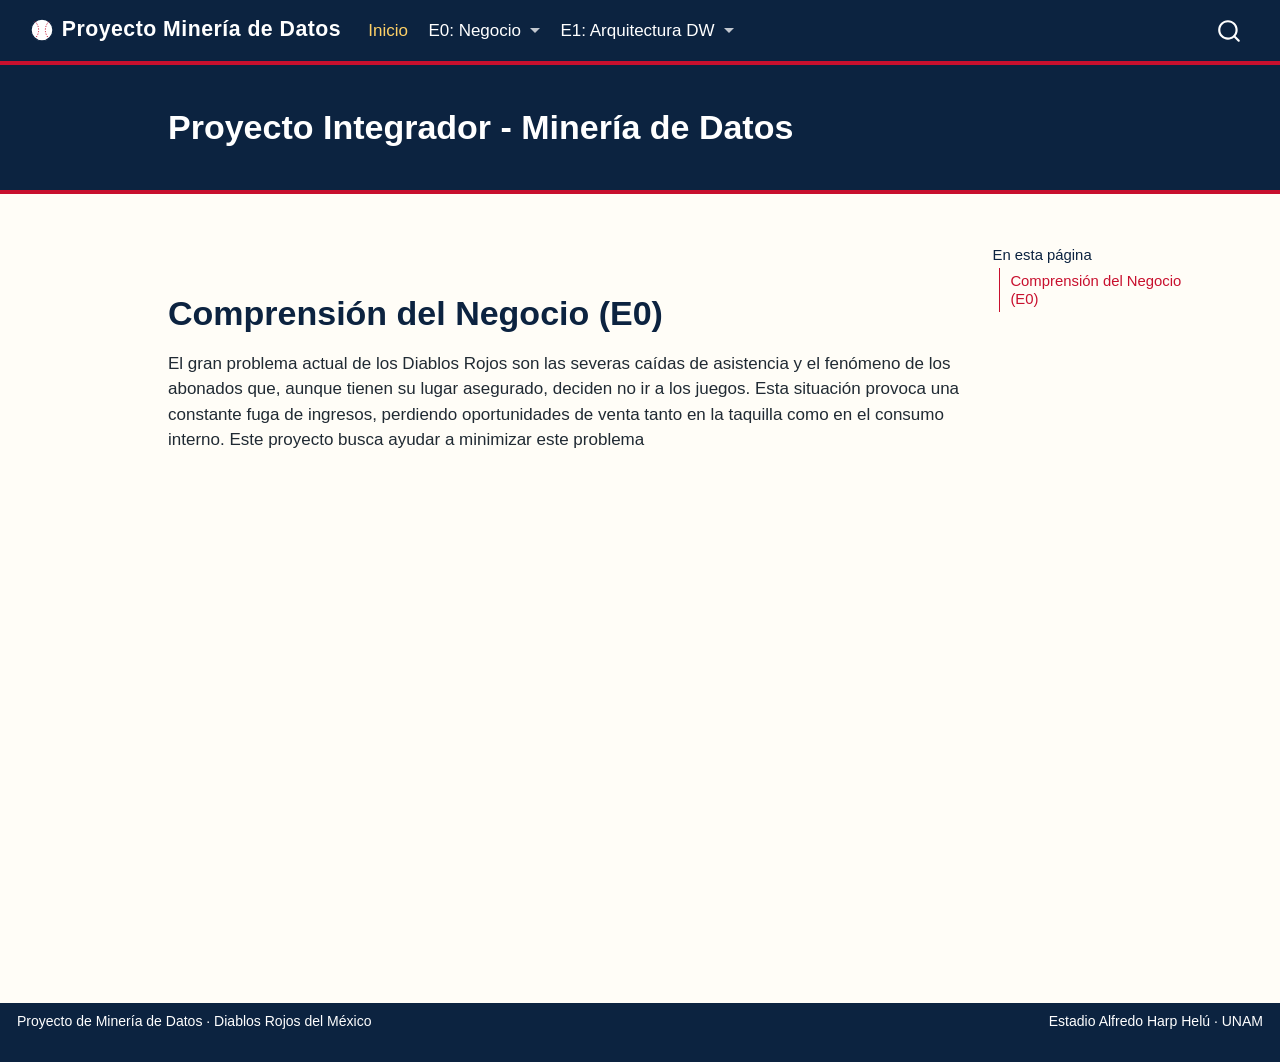
<file: docs/index.html>
<!DOCTYPE html>
<html xmlns="http://www.w3.org/1999/xhtml" lang="es" xml:lang="es"><head>

<meta charset="utf-8">
<meta name="generator" content="quarto-1.10.19">

<meta name="viewport" content="width=device-width, initial-scale=1.0, user-scalable=yes">


<title>Proyecto Integrador - Minería de Datos – Proyecto Minería de Datos</title>
<style>
/* Default styles provided by pandoc.
** See https://pandoc.org/MANUAL.html#variables-for-html for config info.
*/
span.smallcaps{font-variant: small-caps;}
div.columns{display: flex; gap: 1.5em;}
div.column{flex: auto;}
@media screen {
div.columns{gap: min(4vw, 1.5em);}
div.column{overflow-x: auto;}
}
div.hanging-indent{margin-left: 1.5em; text-indent: -1.5em;}
ul.task-list{list-style: none;}
ul.task-list li input[type="checkbox"] {
  width: 0.8em;
  margin: 0 0.8em 0.2em -1em; /* quarto-specific, see https://github.com/quarto-dev/quarto-cli/issues/4556 */ 
  vertical-align: middle;
}
</style>


<script src="site_libs/quarto-nav/quarto-nav.js"></script>
<script src="site_libs/quarto-nav/headroom.min.js"></script>
<script src="site_libs/clipboard/clipboard.min.js"></script>
<script src="site_libs/quarto-search/autocomplete.umd.js"></script>
<script src="site_libs/quarto-search/fuse.min.js"></script>
<script src="site_libs/quarto-search/quarto-search.js"></script>
<meta name="quarto:offset" content="./">
<link href="./images/baseball.svg" rel="icon" type="image/svg+xml">
<script src="site_libs/quarto-html/quarto.js" type="module"></script>
<script src="site_libs/quarto-html/tabsets/tabsets.js" type="module"></script>
<script src="site_libs/quarto-html/popper.min.js"></script>
<script src="site_libs/quarto-html/tippy.umd.min.js"></script>
<script src="site_libs/quarto-html/anchor.min.js"></script>
<link href="site_libs/quarto-html/tippy.css" rel="stylesheet">
<link href="site_libs/quarto-html/quarto-syntax-highlighting-bf27225e3a48a9273f3daa8f8e829971.css" rel="stylesheet" id="quarto-text-highlighting-styles">
<script src="site_libs/bootstrap/bootstrap.min.js"></script>
<link href="site_libs/bootstrap/bootstrap-icons.css" rel="stylesheet">
<link href="site_libs/bootstrap/bootstrap-fb70c40dc7482c689762369618a42d12.min.css" rel="stylesheet" append-hash="true" id="quarto-bootstrap" data-mode="light">
<script id="quarto-search-options" type="application/json">{
  "location": "navbar",
  "copy-button": false,
  "collapse-after": 3,
  "panel-placement": "end",
  "type": "overlay",
  "limit": 50,
  "keyboard-shortcut": [
    "f",
    "/",
    "s"
  ],
  "show-item-context": false,
  "language": {
    "search-no-results-text": "No se han encontrado resultados",
    "search-matching-documents-text": "documentos encontrados",
    "search-copy-link-title": "Copiar el enlace en la búsqueda",
    "search-hide-matches-text": "Ocultar resultados adicionales",
    "search-more-match-text": "resultado adicional en este documento",
    "search-more-matches-text": "resultados adicionales en este documento",
    "search-clear-button-title": "Borrar",
    "search-text-placeholder": "",
    "search-detached-cancel-button-title": "Cancelar",
    "search-submit-button-title": "Enviar",
    "search-label": "Buscar"
  }
}</script>
<style>

      .quarto-title-block .quarto-title-banner h1,
      .quarto-title-block .quarto-title-banner h2,
      .quarto-title-block .quarto-title-banner h3,
      .quarto-title-block .quarto-title-banner h4,
      .quarto-title-block .quarto-title-banner h5,
      .quarto-title-block .quarto-title-banner h6
      {
        color: #ffffff;
      }

      .quarto-title-block .quarto-title-banner {
        color: #ffffff;
background: #0c2340;
      }
</style>


</head>

<body class="nav-fixed quarto-light">

<div id="quarto-search-results"></div>
  <header id="quarto-header" class="headroom fixed-top quarto-banner">
    <nav class="navbar navbar-expand-lg " data-bs-theme="dark">
      <div class="navbar-container container-fluid">
      <div class="navbar-brand-container mx-auto">
    <a href="./index.html" class="navbar-brand navbar-brand-logo">
    <img src="./images/baseball.svg" alt="Pelota de béisbol" class="navbar-logo light-content">
    <img src="./images/baseball.svg" alt="Pelota de béisbol" class="navbar-logo dark-content">
    </a>
    <a class="navbar-brand" href="./index.html">
    <span class="navbar-title">Proyecto Minería de Datos</span>
    </a>
  </div>
            <div id="quarto-search" class="" title="Buscar"></div>
          <button class="navbar-toggler" type="button" data-bs-toggle="collapse" data-bs-target="#navbarCollapse" aria-controls="navbarCollapse" role="menu" aria-expanded="false" aria-label="Navegación de palanca" onclick="if (window.quartoToggleHeadroom) { window.quartoToggleHeadroom(); }">
  <span class="navbar-toggler-icon"></span>
</button>
          <div class="collapse navbar-collapse" id="navbarCollapse">
            <ul class="navbar-nav navbar-nav-scroll me-auto">
  <li class="nav-item">
    <a class="nav-link active" href="./index.html" aria-current="page"> 
<span class="menu-text">Inicio</span></a>
  </li>  
  <li class="nav-item dropdown ">
    <a class="nav-link dropdown-toggle" href="#" id="nav-menu-e0-negocio" role="link" data-bs-toggle="dropdown" aria-expanded="false">
 <span class="menu-text">E0: Negocio</span>
    </a>
    <ul class="dropdown-menu" aria-labelledby="nav-menu-e0-negocio">    
        <li>
    <a class="dropdown-item" href="./entregas/E0_comprension_negocio/bitacora.html">
 <span class="dropdown-text">Bitácora</span></a>
  </li>  
        <li>
    <a class="dropdown-item" href="./entregas/E0_comprension_negocio/canvas.html">
 <span class="dropdown-text">Canvas</span></a>
  </li>  
        <li>
    <a class="dropdown-item" href="./entregas/E0_comprension_negocio/preguntas.html">
 <span class="dropdown-text">Preguntas</span></a>
  </li>  
        <li>
    <a class="dropdown-item" href="./entregas/E0_comprension_negocio/criterio_exito.html">
 <span class="dropdown-text">Criterio Éxito</span></a>
  </li>  
        <li>
    <a class="dropdown-item" href="./entregas/E0_comprension_negocio/riesgos_supuestos.html">
 <span class="dropdown-text">Riesgos</span></a>
  </li>  
        <li>
    <a class="dropdown-item" href="./entregas/E0_comprension_negocio/fuentes.html">
 <span class="dropdown-text">Fuentes</span></a>
  </li>  
        <li>
    <a class="dropdown-item" href="./entregas/E0_comprension_negocio/uso_ia.html">
 <span class="dropdown-text">Uso IA</span></a>
  </li>  
    </ul>
  </li>
  <li class="nav-item dropdown ">
    <a class="nav-link dropdown-toggle" href="#" id="nav-menu-e1-arquitectura-dw" role="link" data-bs-toggle="dropdown" aria-expanded="false">
 <span class="menu-text">E1: Arquitectura DW</span>
    </a>
    <ul class="dropdown-menu" aria-labelledby="nav-menu-e1-arquitectura-dw">    
        <li>
    <a class="dropdown-item" href="./entregas/E1_arquitectura_dw/fuentes.html">
 <span class="dropdown-text">Fuentes de Datos</span></a>
  </li>  
        <li>
    <a class="dropdown-item" href="./entregas/E1_arquitectura_dw/arquitectura.html">
 <span class="dropdown-text">Arquitectura 3 Capas</span></a>
  </li>  
        <li>
    <a class="dropdown-item" href="./entregas/E1_arquitectura_dw/estrella.html">
 <span class="dropdown-text">Esquema Estrella</span></a>
  </li>  
        <li>
    <a class="dropdown-item" href="./entregas/E1_arquitectura_dw/trazabilidad.html">
 <span class="dropdown-text">Trazabilidad</span></a>
  </li>  
        <li>
    <a class="dropdown-item" href="./entregas/E1_arquitectura_dw/pivote.html">
 <span class="dropdown-text">Pivote por Datos</span></a>
  </li>  
        <li>
    <a class="dropdown-item" href="./entregas/E1_arquitectura_dw/uso_ia.html">
 <span class="dropdown-text">Uso IA</span></a>
  </li>  
    </ul>
  </li>
</ul>
          </div> <!-- /navcollapse -->
            <div class="quarto-navbar-tools">
</div>
      </div> <!-- /container-fluid -->
    </nav>
</header>
<!-- content -->
<header id="title-block-header" class="quarto-title-block default page-columns page-full">
  <div class="quarto-title-banner page-columns page-full">
    <div class="quarto-title column-body">
      <h1 class="title">Proyecto Integrador - Minería de Datos</h1>
                      </div>
  </div>
    
  
  <div class="quarto-title-meta">

      
    
      
    </div>
    
  
  </header><div id="quarto-content" class="quarto-container page-columns page-rows-contents page-layout-article page-navbar">
<!-- sidebar -->
<!-- margin-sidebar -->
    <div id="quarto-margin-sidebar" class="sidebar margin-sidebar">
        <nav id="TOC" role="doc-toc" class="toc-active">
    <h2 id="toc-title">En esta página</h2>
   
  <ul>
  <li><a href="#comprensión-del-negocio-e0" id="toc-comprensión-del-negocio-e0" class="nav-link active" data-scroll-target="#comprensión-del-negocio-e0">Comprensión del Negocio (E0)</a></li>
  </ul>
</nav>
    </div>
<!-- main -->
<main class="content quarto-banner-title-block" id="quarto-document-content">





<section id="comprensión-del-negocio-e0" class="level1">
<h1>Comprensión del Negocio (E0)</h1>
<p>El gran problema actual de los Diablos Rojos son las severas caídas de asistencia y el fenómeno de los abonados que, aunque tienen su lugar asegurado, deciden no ir a los juegos. Esta situación provoca una constante fuga de ingresos, perdiendo oportunidades de venta tanto en la taquilla como en el consumo interno. Este proyecto busca ayudar a minimizar este problema</p>


</section>

</main> <!-- /main -->
<script id="quarto-html-after-body" type="application/javascript">
  window.document.addEventListener("DOMContentLoaded", function (event) {
    const icon = "";
    const anchorJS = new window.AnchorJS();
    anchorJS.options = {
      placement: 'right',
      icon: icon
    };
    anchorJS.add('.anchored');
    const isCodeAnnotation = (el) => {
      for (const clz of el.classList) {
        if (clz.startsWith('code-annotation-')) {                     
          return true;
        }
      }
      return false;
    }
    const onCopySuccess = function(e) {
      // button target
      const button = e.trigger;
      // don't keep focus
      button.blur();
      // flash "checked"
      button.classList.add('code-copy-button-checked');
      var currentTitle = button.getAttribute("title");
      button.setAttribute("title", "Copiado");
      let tooltip;
      if (window.bootstrap) {
        button.setAttribute("data-bs-toggle", "tooltip");
        button.setAttribute("data-bs-placement", "left");
        button.setAttribute("data-bs-title", "Copiado");
        tooltip = new bootstrap.Tooltip(button, 
          { trigger: "manual", 
            customClass: "code-copy-button-tooltip",
            offset: [0, -8]});
        tooltip.show();    
      }
      setTimeout(function() {
        if (tooltip) {
          tooltip.hide();
          button.removeAttribute("data-bs-title");
          button.removeAttribute("data-bs-toggle");
          button.removeAttribute("data-bs-placement");
        }
        button.setAttribute("title", currentTitle);
        button.classList.remove('code-copy-button-checked');
      }, 1000);
      // clear code selection
      e.clearSelection();
    }
    const getTextToCopy = function(trigger) {
      const outerScaffold = trigger.parentElement.cloneNode(true);
      const codeEl = outerScaffold.querySelector('code');
      for (const childEl of codeEl.children) {
        if (isCodeAnnotation(childEl)) {
          childEl.remove();
        }
      }
      return codeEl.innerText;
    }
    const clipboard = new window.ClipboardJS('.code-copy-button:not([data-in-quarto-modal])', {
      text: getTextToCopy
    });
    clipboard.on('success', onCopySuccess);
    if (window.document.getElementById('quarto-embedded-source-code-modal')) {
      const clipboardModal = new window.ClipboardJS('.code-copy-button[data-in-quarto-modal]', {
        text: getTextToCopy,
        container: window.document.getElementById('quarto-embedded-source-code-modal')
      });
      clipboardModal.on('success', onCopySuccess);
    }
      var localhostRegex = new RegExp(/^(?:http|https):\/\/localhost\:?[0-9]*\//);
      var mailtoRegex = new RegExp(/^mailto:/);
        var filterRegex = new RegExp('/' + window.location.host + '/');
      var isInternal = (href) => {
          return filterRegex.test(href) || localhostRegex.test(href) || mailtoRegex.test(href);
      }
      // Inspect non-navigation links and adorn them if external
     var links = window.document.querySelectorAll('a[href]:not(.nav-link):not(.navbar-brand):not(.toc-action):not(.sidebar-link):not(.sidebar-item-toggle):not(.pagination-link):not(.no-external):not([aria-hidden]):not(.dropdown-item):not(.quarto-navigation-tool):not(.about-link)');
      for (var i=0; i<links.length; i++) {
        const link = links[i];
        if (!isInternal(link.href)) {
          // undo the damage that might have been done by quarto-nav.js in the case of
          // links that we want to consider external
          if (link.dataset.originalHref !== undefined) {
            link.href = link.dataset.originalHref;
          }
        }
      }
    function tippyHover(el, contentFn, onTriggerFn, onUntriggerFn) {
      const config = {
        allowHTML: true,
        maxWidth: 500,
        delay: 100,
        arrow: false,
        appendTo: function(el) {
            return el.parentElement;
        },
        interactive: true,
        interactiveBorder: 10,
        theme: 'quarto',
        placement: 'bottom-start',
      };
      if (contentFn) {
        config.content = contentFn;
      }
      if (onTriggerFn) {
        config.onTrigger = onTriggerFn;
      }
      if (onUntriggerFn) {
        config.onUntrigger = onUntriggerFn;
      }
      window.tippy(el, config); 
    }
    const noterefs = window.document.querySelectorAll('a[role="doc-noteref"]');
    for (var i=0; i<noterefs.length; i++) {
      const ref = noterefs[i];
      tippyHover(ref, function() {
        // use id or data attribute instead here
        let href = ref.getAttribute('data-footnote-href') || ref.getAttribute('href');
        try { href = new URL(href).hash; } catch {}
        const id = href.replace(/^#\/?/, "");
        const note = window.document.getElementById(id);
        if (note) {
          return note.innerHTML;
        } else {
          return "";
        }
      });
    }
    const xrefs = window.document.querySelectorAll('a.quarto-xref');
    const processXRef = (id, note) => {
      // Strip column container classes
      const stripColumnClz = (el) => {
        el.classList.remove("page-full", "page-columns");
        if (el.children) {
          for (const child of el.children) {
            stripColumnClz(child);
          }
        }
      }
      stripColumnClz(note)
      if (id === null || id.startsWith('sec-')) {
        // Special case sections, only their first couple elements
        const container = document.createElement("div");
        if (note.children && note.children.length > 2) {
          container.appendChild(note.children[0].cloneNode(true));
          for (let i = 1; i < note.children.length; i++) {
            const child = note.children[i];
            if (child.tagName === "P" && child.innerText === "") {
              continue;
            } else {
              container.appendChild(child.cloneNode(true));
              break;
            }
          }
          if (window.Quarto?.typesetMath) {
            window.Quarto.typesetMath(container);
          }
          return container.innerHTML
        } else {
          if (window.Quarto?.typesetMath) {
            window.Quarto.typesetMath(note);
          }
          return note.innerHTML;
        }
      } else {
        // Remove any anchor links if they are present
        const anchorLink = note.querySelector('a.anchorjs-link');
        if (anchorLink) {
          anchorLink.remove();
        }
        if (window.Quarto?.typesetMath) {
          window.Quarto.typesetMath(note);
        }
        if (note.classList.contains("callout")) {
          return note.outerHTML;
        } else {
          return note.innerHTML;
        }
      }
    }
    for (var i=0; i<xrefs.length; i++) {
      const xref = xrefs[i];
      tippyHover(xref, undefined, function(instance) {
        instance.disable();
        let url = xref.getAttribute('href');
        let hash = undefined; 
        if (url.startsWith('#')) {
          hash = url;
        } else {
          try { hash = new URL(url).hash; } catch {}
        }
        if (hash) {
          const id = hash.replace(/^#\/?/, "");
          const note = window.document.getElementById(id);
          if (note !== null) {
            try {
              const html = processXRef(id, note.cloneNode(true));
              instance.setContent(html);
            } finally {
              instance.enable();
              instance.show();
            }
          } else {
            // See if we can fetch this
            fetch(url.split('#')[0])
            .then(res => res.text())
            .then(html => {
              const parser = new DOMParser();
              const htmlDoc = parser.parseFromString(html, "text/html");
              const note = htmlDoc.getElementById(id);
              if (note !== null) {
                const html = processXRef(id, note);
                instance.setContent(html);
              } 
            }).finally(() => {
              instance.enable();
              instance.show();
            });
          }
        } else {
          // See if we can fetch a full url (with no hash to target)
          // This is a special case and we should probably do some content thinning / targeting
          fetch(url)
          .then(res => res.text())
          .then(html => {
            const parser = new DOMParser();
            const htmlDoc = parser.parseFromString(html, "text/html");
            const note = htmlDoc.querySelector('main.content');
            if (note !== null) {
              // This should only happen for chapter cross references
              // (since there is no id in the URL)
              // remove the first header
              if (note.children.length > 0 && note.children[0].tagName === "HEADER") {
                note.children[0].remove();
              }
              const html = processXRef(null, note);
              instance.setContent(html);
            } 
          }).finally(() => {
            instance.enable();
            instance.show();
          });
        }
      }, function(instance) {
      });
    }
        let selectedAnnoteEl;
        const selectorForAnnotation = ( cell, annotation) => {
          let cellAttr = 'data-code-cell="' + cell + '"';
          let lineAttr = 'data-code-annotation="' +  annotation + '"';
          const selector = 'span[' + cellAttr + '][' + lineAttr + ']';
          return selector;
        }
        const selectCodeLines = (annoteEl) => {
          const doc = window.document;
          const targetCell = annoteEl.getAttribute("data-target-cell");
          const targetAnnotation = annoteEl.getAttribute("data-target-annotation");
          const annoteSpan = window.document.querySelector(selectorForAnnotation(targetCell, targetAnnotation));
          const lines = annoteSpan.getAttribute("data-code-lines").split(",");
          const lineIds = lines.map((line) => {
            return targetCell + "-" + line;
          })
          let top = null;
          let height = null;
          let parent = null;
          if (lineIds.length > 0) {
              //compute the position of the single el (top and bottom and make a div)
              const el = window.document.getElementById(lineIds[0]);
              top = el.offsetTop;
              height = el.offsetHeight;
              parent = el.parentElement.parentElement;
            if (lineIds.length > 1) {
              const lastEl = window.document.getElementById(lineIds[lineIds.length - 1]);
              const bottom = lastEl.offsetTop + lastEl.offsetHeight;
              height = bottom - top;
            }
            if (top !== null && height !== null && parent !== null) {
              // cook up a div (if necessary) and position it 
              let div = window.document.getElementById("code-annotation-line-highlight");
              if (div === null) {
                div = window.document.createElement("div");
                div.setAttribute("id", "code-annotation-line-highlight");
                div.style.position = 'absolute';
                parent.appendChild(div);
              }
              div.style.top = top - 2 + "px";
              div.style.height = height + 4 + "px";
              div.style.left = 0;
              let gutterDiv = window.document.getElementById("code-annotation-line-highlight-gutter");
              if (gutterDiv === null) {
                gutterDiv = window.document.createElement("div");
                gutterDiv.setAttribute("id", "code-annotation-line-highlight-gutter");
                gutterDiv.style.position = 'absolute';
                const codeCell = window.document.getElementById(targetCell);
                const gutter = codeCell.querySelector('.code-annotation-gutter');
                gutter.appendChild(gutterDiv);
              }
              gutterDiv.style.top = top - 2 + "px";
              gutterDiv.style.height = height + 4 + "px";
            }
            selectedAnnoteEl = annoteEl;
          }
        };
        const unselectCodeLines = () => {
          const elementsIds = ["code-annotation-line-highlight", "code-annotation-line-highlight-gutter"];
          elementsIds.forEach((elId) => {
            const div = window.document.getElementById(elId);
            if (div) {
              div.remove();
            }
          });
          selectedAnnoteEl = undefined;
        };
          // Handle positioning of the toggle
      window.addEventListener(
        "resize",
        throttle(() => {
          elRect = undefined;
          if (selectedAnnoteEl) {
            selectCodeLines(selectedAnnoteEl);
          }
        }, 10)
      );
      function throttle(fn, ms) {
      let throttle = false;
      let timer;
        return (...args) => {
          if(!throttle) { // first call gets through
              fn.apply(this, args);
              throttle = true;
          } else { // all the others get throttled
              if(timer) clearTimeout(timer); // cancel #2
              timer = setTimeout(() => {
                fn.apply(this, args);
                timer = throttle = false;
              }, ms);
          }
        };
      }
        // Attach click handler to the DT
        const annoteDls = window.document.querySelectorAll('dt[data-target-cell]');
        for (const annoteDlNode of annoteDls) {
          annoteDlNode.addEventListener('click', (event) => {
            const clickedEl = event.target;
            if (clickedEl !== selectedAnnoteEl) {
              unselectCodeLines();
              const activeEl = window.document.querySelector('dt[data-target-cell].code-annotation-active');
              if (activeEl) {
                activeEl.classList.remove('code-annotation-active');
              }
              selectCodeLines(clickedEl);
              clickedEl.classList.add('code-annotation-active');
            } else {
              // Unselect the line
              unselectCodeLines();
              clickedEl.classList.remove('code-annotation-active');
            }
          });
        }
    const findCites = (el) => {
      const parentEl = el.parentElement;
      if (parentEl) {
        const cites = parentEl.dataset.cites;
        if (cites) {
          return {
            el,
            cites: cites.split(' ')
          };
        } else {
          return findCites(el.parentElement)
        }
      } else {
        return undefined;
      }
    };
    var bibliorefs = window.document.querySelectorAll('a[role="doc-biblioref"]');
    for (var i=0; i<bibliorefs.length; i++) {
      const ref = bibliorefs[i];
      const citeInfo = findCites(ref);
      if (citeInfo) {
        tippyHover(citeInfo.el, function() {
          var popup = window.document.createElement('div');
          citeInfo.cites.forEach(function(cite) {
            var citeDiv = window.document.createElement('div');
            citeDiv.classList.add('hanging-indent');
            citeDiv.classList.add('csl-entry');
            var biblioDiv = window.document.getElementById('ref-' + cite);
            if (biblioDiv) {
              citeDiv.innerHTML = biblioDiv.innerHTML;
            }
            popup.appendChild(citeDiv);
          });
          return popup.innerHTML;
        });
      }
    }
  });
  </script>
</div> <!-- /content -->
<footer class="footer">
  <div class="nav-footer">
    <div class="nav-footer-left">
<p>Proyecto de Minería de Datos · Diablos Rojos del México</p>
</div>   
    <div class="nav-footer-center">
      &nbsp;
    </div>
    <div class="nav-footer-right">
<p>Estadio Alfredo Harp Helú · UNAM</p>
</div>
  </div>
</footer>




</body></html>
</file>
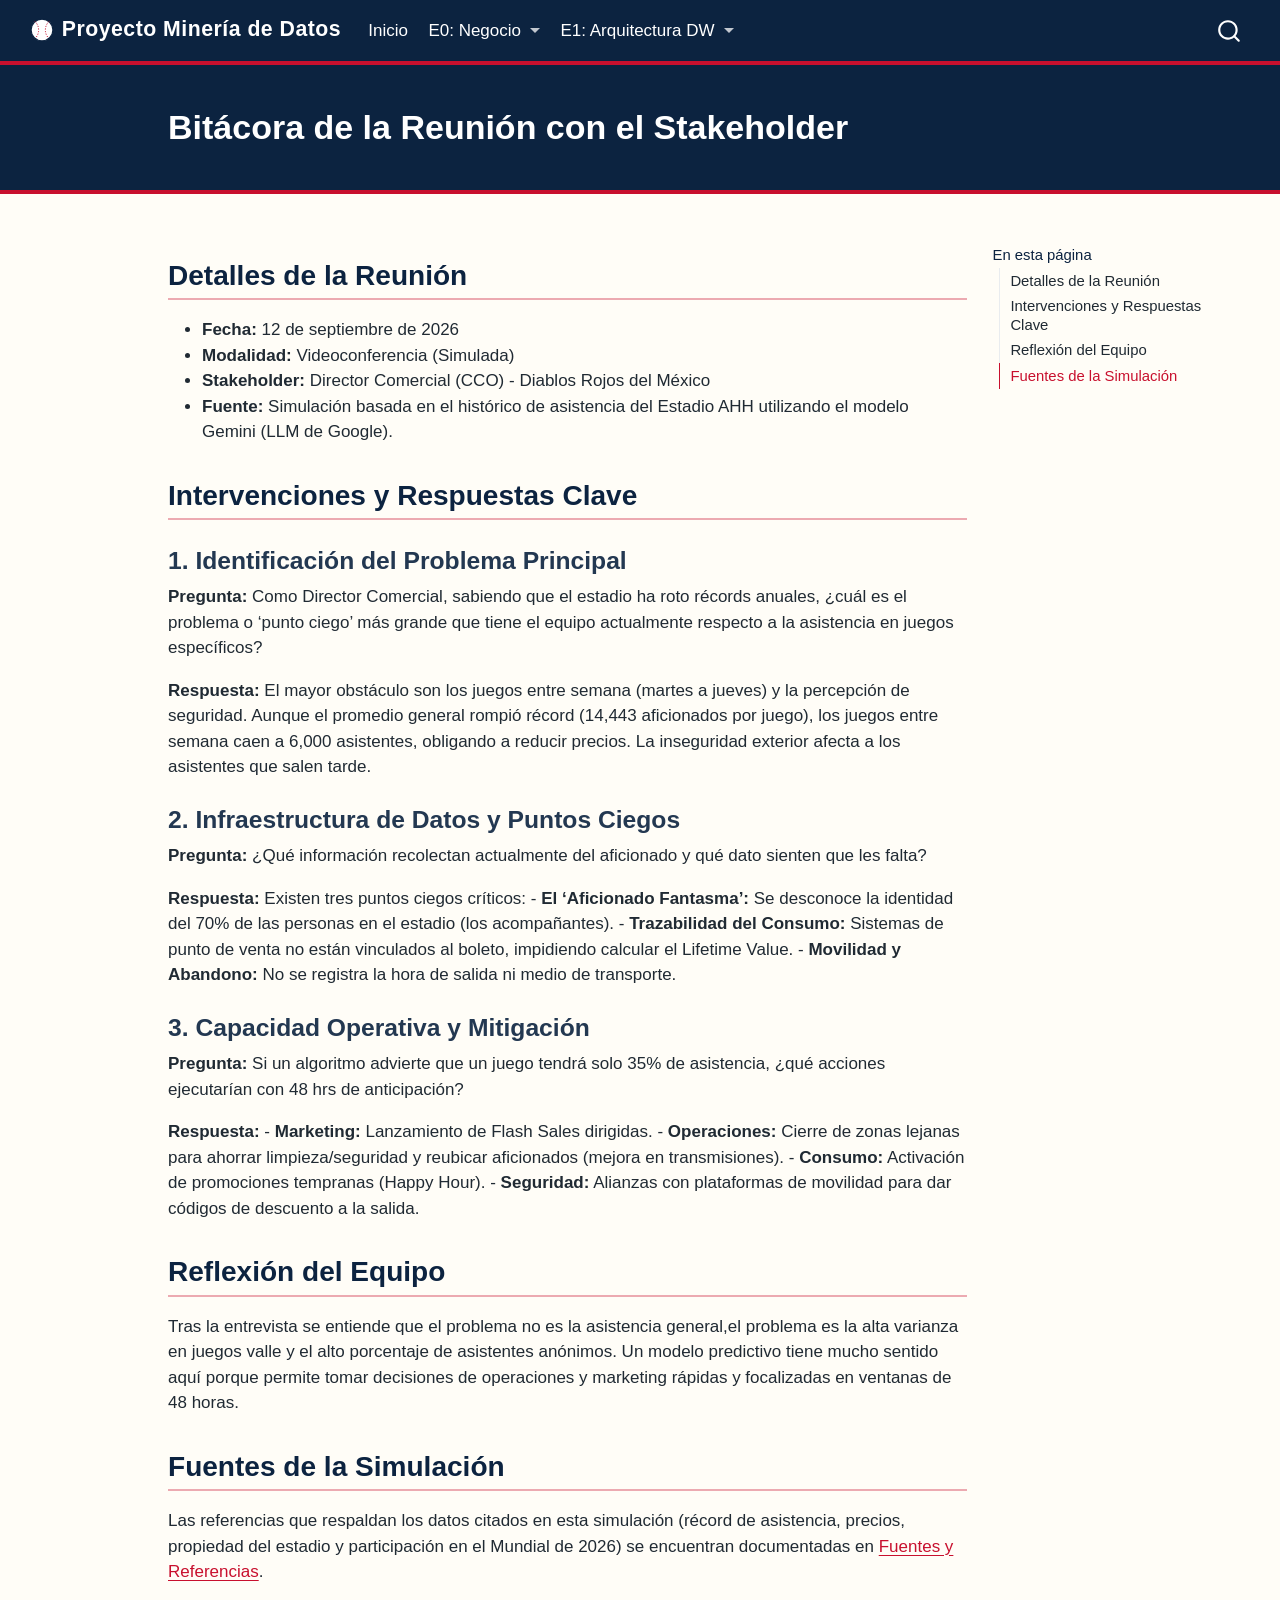
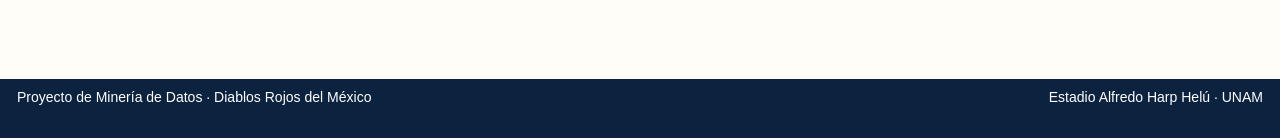
<file: docs/entregas/E0_comprension_negocio/bitacora.html>
<!DOCTYPE html>
<html xmlns="http://www.w3.org/1999/xhtml" lang="es" xml:lang="es"><head>

<meta charset="utf-8">
<meta name="generator" content="quarto-1.10.19">

<meta name="viewport" content="width=device-width, initial-scale=1.0, user-scalable=yes">


<title>Bitácora de la Reunión con el Stakeholder – Proyecto Minería de Datos</title>
<style>
/* Default styles provided by pandoc.
** See https://pandoc.org/MANUAL.html#variables-for-html for config info.
*/
span.smallcaps{font-variant: small-caps;}
div.columns{display: flex; gap: 1.5em;}
div.column{flex: auto;}
@media screen {
div.columns{gap: min(4vw, 1.5em);}
div.column{overflow-x: auto;}
}
div.hanging-indent{margin-left: 1.5em; text-indent: -1.5em;}
ul.task-list{list-style: none;}
ul.task-list li input[type="checkbox"] {
  width: 0.8em;
  margin: 0 0.8em 0.2em -1em; /* quarto-specific, see https://github.com/quarto-dev/quarto-cli/issues/4556 */ 
  vertical-align: middle;
}
</style>


<script src="../../site_libs/quarto-nav/quarto-nav.js"></script>
<script src="../../site_libs/quarto-nav/headroom.min.js"></script>
<script src="../../site_libs/clipboard/clipboard.min.js"></script>
<script src="../../site_libs/quarto-search/autocomplete.umd.js"></script>
<script src="../../site_libs/quarto-search/fuse.min.js"></script>
<script src="../../site_libs/quarto-search/quarto-search.js"></script>
<meta name="quarto:offset" content="../../">
<link href="../../images/baseball.svg" rel="icon" type="image/svg+xml">
<script src="../../site_libs/quarto-html/quarto.js" type="module"></script>
<script src="../../site_libs/quarto-html/tabsets/tabsets.js" type="module"></script>
<script src="../../site_libs/quarto-html/popper.min.js"></script>
<script src="../../site_libs/quarto-html/tippy.umd.min.js"></script>
<script src="../../site_libs/quarto-html/anchor.min.js"></script>
<link href="../../site_libs/quarto-html/tippy.css" rel="stylesheet">
<link href="../../site_libs/quarto-html/quarto-syntax-highlighting-bf27225e3a48a9273f3daa8f8e829971.css" rel="stylesheet" id="quarto-text-highlighting-styles">
<script src="../../site_libs/bootstrap/bootstrap.min.js"></script>
<link href="../../site_libs/bootstrap/bootstrap-icons.css" rel="stylesheet">
<link href="../../site_libs/bootstrap/bootstrap-fb70c40dc7482c689762369618a42d12.min.css" rel="stylesheet" append-hash="true" id="quarto-bootstrap" data-mode="light">
<script id="quarto-search-options" type="application/json">{
  "location": "navbar",
  "copy-button": false,
  "collapse-after": 3,
  "panel-placement": "end",
  "type": "overlay",
  "limit": 50,
  "keyboard-shortcut": [
    "f",
    "/",
    "s"
  ],
  "show-item-context": false,
  "language": {
    "search-no-results-text": "No se han encontrado resultados",
    "search-matching-documents-text": "documentos encontrados",
    "search-copy-link-title": "Copiar el enlace en la búsqueda",
    "search-hide-matches-text": "Ocultar resultados adicionales",
    "search-more-match-text": "resultado adicional en este documento",
    "search-more-matches-text": "resultados adicionales en este documento",
    "search-clear-button-title": "Borrar",
    "search-text-placeholder": "",
    "search-detached-cancel-button-title": "Cancelar",
    "search-submit-button-title": "Enviar",
    "search-label": "Buscar"
  }
}</script>
<style>

      .quarto-title-block .quarto-title-banner h1,
      .quarto-title-block .quarto-title-banner h2,
      .quarto-title-block .quarto-title-banner h3,
      .quarto-title-block .quarto-title-banner h4,
      .quarto-title-block .quarto-title-banner h5,
      .quarto-title-block .quarto-title-banner h6
      {
        color: #ffffff;
      }

      .quarto-title-block .quarto-title-banner {
        color: #ffffff;
background: #0c2340;
      }
</style>


</head>

<body class="nav-fixed quarto-light">

<div id="quarto-search-results"></div>
  <header id="quarto-header" class="headroom fixed-top quarto-banner">
    <nav class="navbar navbar-expand-lg " data-bs-theme="dark">
      <div class="navbar-container container-fluid">
      <div class="navbar-brand-container mx-auto">
    <a href="../../index.html" class="navbar-brand navbar-brand-logo">
    <img src="../../images/baseball.svg" alt="Pelota de béisbol" class="navbar-logo light-content">
    <img src="../../images/baseball.svg" alt="Pelota de béisbol" class="navbar-logo dark-content">
    </a>
    <a class="navbar-brand" href="../../index.html">
    <span class="navbar-title">Proyecto Minería de Datos</span>
    </a>
  </div>
            <div id="quarto-search" class="" title="Buscar"></div>
          <button class="navbar-toggler" type="button" data-bs-toggle="collapse" data-bs-target="#navbarCollapse" aria-controls="navbarCollapse" role="menu" aria-expanded="false" aria-label="Navegación de palanca" onclick="if (window.quartoToggleHeadroom) { window.quartoToggleHeadroom(); }">
  <span class="navbar-toggler-icon"></span>
</button>
          <div class="collapse navbar-collapse" id="navbarCollapse">
            <ul class="navbar-nav navbar-nav-scroll me-auto">
  <li class="nav-item">
    <a class="nav-link" href="../../index.html"> 
<span class="menu-text">Inicio</span></a>
  </li>  
  <li class="nav-item dropdown ">
    <a class="nav-link dropdown-toggle" href="#" id="nav-menu-e0-negocio" role="link" data-bs-toggle="dropdown" aria-expanded="false">
 <span class="menu-text">E0: Negocio</span>
    </a>
    <ul class="dropdown-menu" aria-labelledby="nav-menu-e0-negocio">    
        <li>
    <a class="dropdown-item" href="../../entregas/E0_comprension_negocio/bitacora.html">
 <span class="dropdown-text">Bitácora</span></a>
  </li>  
        <li>
    <a class="dropdown-item" href="../../entregas/E0_comprension_negocio/canvas.html">
 <span class="dropdown-text">Canvas</span></a>
  </li>  
        <li>
    <a class="dropdown-item" href="../../entregas/E0_comprension_negocio/preguntas.html">
 <span class="dropdown-text">Preguntas</span></a>
  </li>  
        <li>
    <a class="dropdown-item" href="../../entregas/E0_comprension_negocio/criterio_exito.html">
 <span class="dropdown-text">Criterio Éxito</span></a>
  </li>  
        <li>
    <a class="dropdown-item" href="../../entregas/E0_comprension_negocio/riesgos_supuestos.html">
 <span class="dropdown-text">Riesgos</span></a>
  </li>  
        <li>
    <a class="dropdown-item" href="../../entregas/E0_comprension_negocio/fuentes.html">
 <span class="dropdown-text">Fuentes</span></a>
  </li>  
        <li>
    <a class="dropdown-item" href="../../entregas/E0_comprension_negocio/uso_ia.html">
 <span class="dropdown-text">Uso IA</span></a>
  </li>  
    </ul>
  </li>
  <li class="nav-item dropdown ">
    <a class="nav-link dropdown-toggle" href="#" id="nav-menu-e1-arquitectura-dw" role="link" data-bs-toggle="dropdown" aria-expanded="false">
 <span class="menu-text">E1: Arquitectura DW</span>
    </a>
    <ul class="dropdown-menu" aria-labelledby="nav-menu-e1-arquitectura-dw">    
        <li>
    <a class="dropdown-item" href="../../entregas/E1_arquitectura_dw/fuentes.html">
 <span class="dropdown-text">Fuentes de Datos</span></a>
  </li>  
        <li>
    <a class="dropdown-item" href="../../entregas/E1_arquitectura_dw/arquitectura.html">
 <span class="dropdown-text">Arquitectura 3 Capas</span></a>
  </li>  
        <li>
    <a class="dropdown-item" href="../../entregas/E1_arquitectura_dw/estrella.html">
 <span class="dropdown-text">Esquema Estrella</span></a>
  </li>  
        <li>
    <a class="dropdown-item" href="../../entregas/E1_arquitectura_dw/trazabilidad.html">
 <span class="dropdown-text">Trazabilidad</span></a>
  </li>  
        <li>
    <a class="dropdown-item" href="../../entregas/E1_arquitectura_dw/pivote.html">
 <span class="dropdown-text">Pivote por Datos</span></a>
  </li>  
        <li>
    <a class="dropdown-item" href="../../entregas/E1_arquitectura_dw/uso_ia.html">
 <span class="dropdown-text">Uso IA</span></a>
  </li>  
    </ul>
  </li>
</ul>
          </div> <!-- /navcollapse -->
            <div class="quarto-navbar-tools">
</div>
      </div> <!-- /container-fluid -->
    </nav>
</header>
<!-- content -->
<header id="title-block-header" class="quarto-title-block default page-columns page-full">
  <div class="quarto-title-banner page-columns page-full">
    <div class="quarto-title column-body">
      <h1 class="title">Bitácora de la Reunión con el Stakeholder</h1>
                      </div>
  </div>
    
  
  <div class="quarto-title-meta">

      
    
      
    </div>
    
  
  </header><div id="quarto-content" class="quarto-container page-columns page-rows-contents page-layout-article page-navbar">
<!-- sidebar -->
<!-- margin-sidebar -->
    <div id="quarto-margin-sidebar" class="sidebar margin-sidebar">
        <nav id="TOC" role="doc-toc" class="toc-active">
    <h2 id="toc-title">En esta página</h2>
   
  <ul>
  <li><a href="#detalles-de-la-reunión" id="toc-detalles-de-la-reunión" class="nav-link active" data-scroll-target="#detalles-de-la-reunión">Detalles de la Reunión</a></li>
  <li><a href="#intervenciones-y-respuestas-clave" id="toc-intervenciones-y-respuestas-clave" class="nav-link" data-scroll-target="#intervenciones-y-respuestas-clave">Intervenciones y Respuestas Clave</a>
  <ul class="collapse">
  <li><a href="#identificación-del-problema-principal" id="toc-identificación-del-problema-principal" class="nav-link" data-scroll-target="#identificación-del-problema-principal">1. Identificación del Problema Principal</a></li>
  <li><a href="#infraestructura-de-datos-y-puntos-ciegos" id="toc-infraestructura-de-datos-y-puntos-ciegos" class="nav-link" data-scroll-target="#infraestructura-de-datos-y-puntos-ciegos">2. Infraestructura de Datos y Puntos Ciegos</a></li>
  <li><a href="#capacidad-operativa-y-mitigación" id="toc-capacidad-operativa-y-mitigación" class="nav-link" data-scroll-target="#capacidad-operativa-y-mitigación">3. Capacidad Operativa y Mitigación</a></li>
  </ul></li>
  <li><a href="#reflexión-del-equipo" id="toc-reflexión-del-equipo" class="nav-link" data-scroll-target="#reflexión-del-equipo">Reflexión del Equipo</a></li>
  <li><a href="#fuentes-de-la-simulación" id="toc-fuentes-de-la-simulación" class="nav-link" data-scroll-target="#fuentes-de-la-simulación">Fuentes de la Simulación</a></li>
  </ul>
</nav>
    </div>
<!-- main -->
<main class="content quarto-banner-title-block" id="quarto-document-content">





<section id="detalles-de-la-reunión" class="level2">
<h2 class="anchored" data-anchor-id="detalles-de-la-reunión">Detalles de la Reunión</h2>
<ul>
<li><strong>Fecha:</strong> 12 de septiembre de 2026</li>
<li><strong>Modalidad:</strong> Videoconferencia (Simulada)</li>
<li><strong>Stakeholder:</strong> Director Comercial (CCO) - Diablos Rojos del México</li>
<li><strong>Fuente:</strong> Simulación basada en el histórico de asistencia del Estadio AHH utilizando el modelo Gemini (LLM de Google).</li>
</ul>
</section>
<section id="intervenciones-y-respuestas-clave" class="level2">
<h2 class="anchored" data-anchor-id="intervenciones-y-respuestas-clave">Intervenciones y Respuestas Clave</h2>
<section id="identificación-del-problema-principal" class="level3">
<h3 class="anchored" data-anchor-id="identificación-del-problema-principal">1. Identificación del Problema Principal</h3>
<p><strong>Pregunta:</strong> Como Director Comercial, sabiendo que el estadio ha roto récords anuales, ¿cuál es el problema o ‘punto ciego’ más grande que tiene el equipo actualmente respecto a la asistencia en juegos específicos?</p>
<p><strong>Respuesta:</strong> El mayor obstáculo son los juegos entre semana (martes a jueves) y la percepción de seguridad. Aunque el promedio general rompió récord (14,443 aficionados por juego), los juegos entre semana caen a 6,000 asistentes, obligando a reducir precios. La inseguridad exterior afecta a los asistentes que salen tarde.</p>
</section>
<section id="infraestructura-de-datos-y-puntos-ciegos" class="level3">
<h3 class="anchored" data-anchor-id="infraestructura-de-datos-y-puntos-ciegos">2. Infraestructura de Datos y Puntos Ciegos</h3>
<p><strong>Pregunta:</strong> ¿Qué información recolectan actualmente del aficionado y qué dato sienten que les falta?</p>
<p><strong>Respuesta:</strong> Existen tres puntos ciegos críticos: - <strong>El ‘Aficionado Fantasma’:</strong> Se desconoce la identidad del 70% de las personas en el estadio (los acompañantes). - <strong>Trazabilidad del Consumo:</strong> Sistemas de punto de venta no están vinculados al boleto, impidiendo calcular el Lifetime Value. - <strong>Movilidad y Abandono:</strong> No se registra la hora de salida ni medio de transporte.</p>
</section>
<section id="capacidad-operativa-y-mitigación" class="level3">
<h3 class="anchored" data-anchor-id="capacidad-operativa-y-mitigación">3. Capacidad Operativa y Mitigación</h3>
<p><strong>Pregunta:</strong> Si un algoritmo advierte que un juego tendrá solo 35% de asistencia, ¿qué acciones ejecutarían con 48 hrs de anticipación?</p>
<p><strong>Respuesta:</strong> - <strong>Marketing:</strong> Lanzamiento de Flash Sales dirigidas. - <strong>Operaciones:</strong> Cierre de zonas lejanas para ahorrar limpieza/seguridad y reubicar aficionados (mejora en transmisiones). - <strong>Consumo:</strong> Activación de promociones tempranas (Happy Hour). - <strong>Seguridad:</strong> Alianzas con plataformas de movilidad para dar códigos de descuento a la salida.</p>
</section>
</section>
<section id="reflexión-del-equipo" class="level2">
<h2 class="anchored" data-anchor-id="reflexión-del-equipo">Reflexión del Equipo</h2>
<p>Tras la entrevista se entiende que el problema no es la asistencia general,el problema es la alta varianza en juegos valle y el alto porcentaje de asistentes anónimos. Un modelo predictivo tiene mucho sentido aquí porque permite tomar decisiones de operaciones y marketing rápidas y focalizadas en ventanas de 48 horas.</p>
</section>
<section id="fuentes-de-la-simulación" class="level2">
<h2 class="anchored" data-anchor-id="fuentes-de-la-simulación">Fuentes de la Simulación</h2>
<p>Las referencias que respaldan los datos citados en esta simulación (récord de asistencia, precios, propiedad del estadio y participación en el Mundial de 2026) se encuentran documentadas en <a href="../../entregas/E0_comprension_negocio/fuentes.html">Fuentes y Referencias</a>.</p>


</section>

</main> <!-- /main -->
<script id="quarto-html-after-body" type="application/javascript">
  window.document.addEventListener("DOMContentLoaded", function (event) {
    const icon = "";
    const anchorJS = new window.AnchorJS();
    anchorJS.options = {
      placement: 'right',
      icon: icon
    };
    anchorJS.add('.anchored');
    const isCodeAnnotation = (el) => {
      for (const clz of el.classList) {
        if (clz.startsWith('code-annotation-')) {                     
          return true;
        }
      }
      return false;
    }
    const onCopySuccess = function(e) {
      // button target
      const button = e.trigger;
      // don't keep focus
      button.blur();
      // flash "checked"
      button.classList.add('code-copy-button-checked');
      var currentTitle = button.getAttribute("title");
      button.setAttribute("title", "Copiado");
      let tooltip;
      if (window.bootstrap) {
        button.setAttribute("data-bs-toggle", "tooltip");
        button.setAttribute("data-bs-placement", "left");
        button.setAttribute("data-bs-title", "Copiado");
        tooltip = new bootstrap.Tooltip(button, 
          { trigger: "manual", 
            customClass: "code-copy-button-tooltip",
            offset: [0, -8]});
        tooltip.show();    
      }
      setTimeout(function() {
        if (tooltip) {
          tooltip.hide();
          button.removeAttribute("data-bs-title");
          button.removeAttribute("data-bs-toggle");
          button.removeAttribute("data-bs-placement");
        }
        button.setAttribute("title", currentTitle);
        button.classList.remove('code-copy-button-checked');
      }, 1000);
      // clear code selection
      e.clearSelection();
    }
    const getTextToCopy = function(trigger) {
      const outerScaffold = trigger.parentElement.cloneNode(true);
      const codeEl = outerScaffold.querySelector('code');
      for (const childEl of codeEl.children) {
        if (isCodeAnnotation(childEl)) {
          childEl.remove();
        }
      }
      return codeEl.innerText;
    }
    const clipboard = new window.ClipboardJS('.code-copy-button:not([data-in-quarto-modal])', {
      text: getTextToCopy
    });
    clipboard.on('success', onCopySuccess);
    if (window.document.getElementById('quarto-embedded-source-code-modal')) {
      const clipboardModal = new window.ClipboardJS('.code-copy-button[data-in-quarto-modal]', {
        text: getTextToCopy,
        container: window.document.getElementById('quarto-embedded-source-code-modal')
      });
      clipboardModal.on('success', onCopySuccess);
    }
      var localhostRegex = new RegExp(/^(?:http|https):\/\/localhost\:?[0-9]*\//);
      var mailtoRegex = new RegExp(/^mailto:/);
        var filterRegex = new RegExp('/' + window.location.host + '/');
      var isInternal = (href) => {
          return filterRegex.test(href) || localhostRegex.test(href) || mailtoRegex.test(href);
      }
      // Inspect non-navigation links and adorn them if external
     var links = window.document.querySelectorAll('a[href]:not(.nav-link):not(.navbar-brand):not(.toc-action):not(.sidebar-link):not(.sidebar-item-toggle):not(.pagination-link):not(.no-external):not([aria-hidden]):not(.dropdown-item):not(.quarto-navigation-tool):not(.about-link)');
      for (var i=0; i<links.length; i++) {
        const link = links[i];
        if (!isInternal(link.href)) {
          // undo the damage that might have been done by quarto-nav.js in the case of
          // links that we want to consider external
          if (link.dataset.originalHref !== undefined) {
            link.href = link.dataset.originalHref;
          }
        }
      }
    function tippyHover(el, contentFn, onTriggerFn, onUntriggerFn) {
      const config = {
        allowHTML: true,
        maxWidth: 500,
        delay: 100,
        arrow: false,
        appendTo: function(el) {
            return el.parentElement;
        },
        interactive: true,
        interactiveBorder: 10,
        theme: 'quarto',
        placement: 'bottom-start',
      };
      if (contentFn) {
        config.content = contentFn;
      }
      if (onTriggerFn) {
        config.onTrigger = onTriggerFn;
      }
      if (onUntriggerFn) {
        config.onUntrigger = onUntriggerFn;
      }
      window.tippy(el, config); 
    }
    const noterefs = window.document.querySelectorAll('a[role="doc-noteref"]');
    for (var i=0; i<noterefs.length; i++) {
      const ref = noterefs[i];
      tippyHover(ref, function() {
        // use id or data attribute instead here
        let href = ref.getAttribute('data-footnote-href') || ref.getAttribute('href');
        try { href = new URL(href).hash; } catch {}
        const id = href.replace(/^#\/?/, "");
        const note = window.document.getElementById(id);
        if (note) {
          return note.innerHTML;
        } else {
          return "";
        }
      });
    }
    const xrefs = window.document.querySelectorAll('a.quarto-xref');
    const processXRef = (id, note) => {
      // Strip column container classes
      const stripColumnClz = (el) => {
        el.classList.remove("page-full", "page-columns");
        if (el.children) {
          for (const child of el.children) {
            stripColumnClz(child);
          }
        }
      }
      stripColumnClz(note)
      if (id === null || id.startsWith('sec-')) {
        // Special case sections, only their first couple elements
        const container = document.createElement("div");
        if (note.children && note.children.length > 2) {
          container.appendChild(note.children[0].cloneNode(true));
          for (let i = 1; i < note.children.length; i++) {
            const child = note.children[i];
            if (child.tagName === "P" && child.innerText === "") {
              continue;
            } else {
              container.appendChild(child.cloneNode(true));
              break;
            }
          }
          if (window.Quarto?.typesetMath) {
            window.Quarto.typesetMath(container);
          }
          return container.innerHTML
        } else {
          if (window.Quarto?.typesetMath) {
            window.Quarto.typesetMath(note);
          }
          return note.innerHTML;
        }
      } else {
        // Remove any anchor links if they are present
        const anchorLink = note.querySelector('a.anchorjs-link');
        if (anchorLink) {
          anchorLink.remove();
        }
        if (window.Quarto?.typesetMath) {
          window.Quarto.typesetMath(note);
        }
        if (note.classList.contains("callout")) {
          return note.outerHTML;
        } else {
          return note.innerHTML;
        }
      }
    }
    for (var i=0; i<xrefs.length; i++) {
      const xref = xrefs[i];
      tippyHover(xref, undefined, function(instance) {
        instance.disable();
        let url = xref.getAttribute('href');
        let hash = undefined; 
        if (url.startsWith('#')) {
          hash = url;
        } else {
          try { hash = new URL(url).hash; } catch {}
        }
        if (hash) {
          const id = hash.replace(/^#\/?/, "");
          const note = window.document.getElementById(id);
          if (note !== null) {
            try {
              const html = processXRef(id, note.cloneNode(true));
              instance.setContent(html);
            } finally {
              instance.enable();
              instance.show();
            }
          } else {
            // See if we can fetch this
            fetch(url.split('#')[0])
            .then(res => res.text())
            .then(html => {
              const parser = new DOMParser();
              const htmlDoc = parser.parseFromString(html, "text/html");
              const note = htmlDoc.getElementById(id);
              if (note !== null) {
                const html = processXRef(id, note);
                instance.setContent(html);
              } 
            }).finally(() => {
              instance.enable();
              instance.show();
            });
          }
        } else {
          // See if we can fetch a full url (with no hash to target)
          // This is a special case and we should probably do some content thinning / targeting
          fetch(url)
          .then(res => res.text())
          .then(html => {
            const parser = new DOMParser();
            const htmlDoc = parser.parseFromString(html, "text/html");
            const note = htmlDoc.querySelector('main.content');
            if (note !== null) {
              // This should only happen for chapter cross references
              // (since there is no id in the URL)
              // remove the first header
              if (note.children.length > 0 && note.children[0].tagName === "HEADER") {
                note.children[0].remove();
              }
              const html = processXRef(null, note);
              instance.setContent(html);
            } 
          }).finally(() => {
            instance.enable();
            instance.show();
          });
        }
      }, function(instance) {
      });
    }
        let selectedAnnoteEl;
        const selectorForAnnotation = ( cell, annotation) => {
          let cellAttr = 'data-code-cell="' + cell + '"';
          let lineAttr = 'data-code-annotation="' +  annotation + '"';
          const selector = 'span[' + cellAttr + '][' + lineAttr + ']';
          return selector;
        }
        const selectCodeLines = (annoteEl) => {
          const doc = window.document;
          const targetCell = annoteEl.getAttribute("data-target-cell");
          const targetAnnotation = annoteEl.getAttribute("data-target-annotation");
          const annoteSpan = window.document.querySelector(selectorForAnnotation(targetCell, targetAnnotation));
          const lines = annoteSpan.getAttribute("data-code-lines").split(",");
          const lineIds = lines.map((line) => {
            return targetCell + "-" + line;
          })
          let top = null;
          let height = null;
          let parent = null;
          if (lineIds.length > 0) {
              //compute the position of the single el (top and bottom and make a div)
              const el = window.document.getElementById(lineIds[0]);
              top = el.offsetTop;
              height = el.offsetHeight;
              parent = el.parentElement.parentElement;
            if (lineIds.length > 1) {
              const lastEl = window.document.getElementById(lineIds[lineIds.length - 1]);
              const bottom = lastEl.offsetTop + lastEl.offsetHeight;
              height = bottom - top;
            }
            if (top !== null && height !== null && parent !== null) {
              // cook up a div (if necessary) and position it 
              let div = window.document.getElementById("code-annotation-line-highlight");
              if (div === null) {
                div = window.document.createElement("div");
                div.setAttribute("id", "code-annotation-line-highlight");
                div.style.position = 'absolute';
                parent.appendChild(div);
              }
              div.style.top = top - 2 + "px";
              div.style.height = height + 4 + "px";
              div.style.left = 0;
              let gutterDiv = window.document.getElementById("code-annotation-line-highlight-gutter");
              if (gutterDiv === null) {
                gutterDiv = window.document.createElement("div");
                gutterDiv.setAttribute("id", "code-annotation-line-highlight-gutter");
                gutterDiv.style.position = 'absolute';
                const codeCell = window.document.getElementById(targetCell);
                const gutter = codeCell.querySelector('.code-annotation-gutter');
                gutter.appendChild(gutterDiv);
              }
              gutterDiv.style.top = top - 2 + "px";
              gutterDiv.style.height = height + 4 + "px";
            }
            selectedAnnoteEl = annoteEl;
          }
        };
        const unselectCodeLines = () => {
          const elementsIds = ["code-annotation-line-highlight", "code-annotation-line-highlight-gutter"];
          elementsIds.forEach((elId) => {
            const div = window.document.getElementById(elId);
            if (div) {
              div.remove();
            }
          });
          selectedAnnoteEl = undefined;
        };
          // Handle positioning of the toggle
      window.addEventListener(
        "resize",
        throttle(() => {
          elRect = undefined;
          if (selectedAnnoteEl) {
            selectCodeLines(selectedAnnoteEl);
          }
        }, 10)
      );
      function throttle(fn, ms) {
      let throttle = false;
      let timer;
        return (...args) => {
          if(!throttle) { // first call gets through
              fn.apply(this, args);
              throttle = true;
          } else { // all the others get throttled
              if(timer) clearTimeout(timer); // cancel #2
              timer = setTimeout(() => {
                fn.apply(this, args);
                timer = throttle = false;
              }, ms);
          }
        };
      }
        // Attach click handler to the DT
        const annoteDls = window.document.querySelectorAll('dt[data-target-cell]');
        for (const annoteDlNode of annoteDls) {
          annoteDlNode.addEventListener('click', (event) => {
            const clickedEl = event.target;
            if (clickedEl !== selectedAnnoteEl) {
              unselectCodeLines();
              const activeEl = window.document.querySelector('dt[data-target-cell].code-annotation-active');
              if (activeEl) {
                activeEl.classList.remove('code-annotation-active');
              }
              selectCodeLines(clickedEl);
              clickedEl.classList.add('code-annotation-active');
            } else {
              // Unselect the line
              unselectCodeLines();
              clickedEl.classList.remove('code-annotation-active');
            }
          });
        }
    const findCites = (el) => {
      const parentEl = el.parentElement;
      if (parentEl) {
        const cites = parentEl.dataset.cites;
        if (cites) {
          return {
            el,
            cites: cites.split(' ')
          };
        } else {
          return findCites(el.parentElement)
        }
      } else {
        return undefined;
      }
    };
    var bibliorefs = window.document.querySelectorAll('a[role="doc-biblioref"]');
    for (var i=0; i<bibliorefs.length; i++) {
      const ref = bibliorefs[i];
      const citeInfo = findCites(ref);
      if (citeInfo) {
        tippyHover(citeInfo.el, function() {
          var popup = window.document.createElement('div');
          citeInfo.cites.forEach(function(cite) {
            var citeDiv = window.document.createElement('div');
            citeDiv.classList.add('hanging-indent');
            citeDiv.classList.add('csl-entry');
            var biblioDiv = window.document.getElementById('ref-' + cite);
            if (biblioDiv) {
              citeDiv.innerHTML = biblioDiv.innerHTML;
            }
            popup.appendChild(citeDiv);
          });
          return popup.innerHTML;
        });
      }
    }
  });
  </script>
</div> <!-- /content -->
<footer class="footer">
  <div class="nav-footer">
    <div class="nav-footer-left">
<p>Proyecto de Minería de Datos · Diablos Rojos del México</p>
</div>   
    <div class="nav-footer-center">
      &nbsp;
    </div>
    <div class="nav-footer-right">
<p>Estadio Alfredo Harp Helú · UNAM</p>
</div>
  </div>
</footer>




</body></html>
</file>
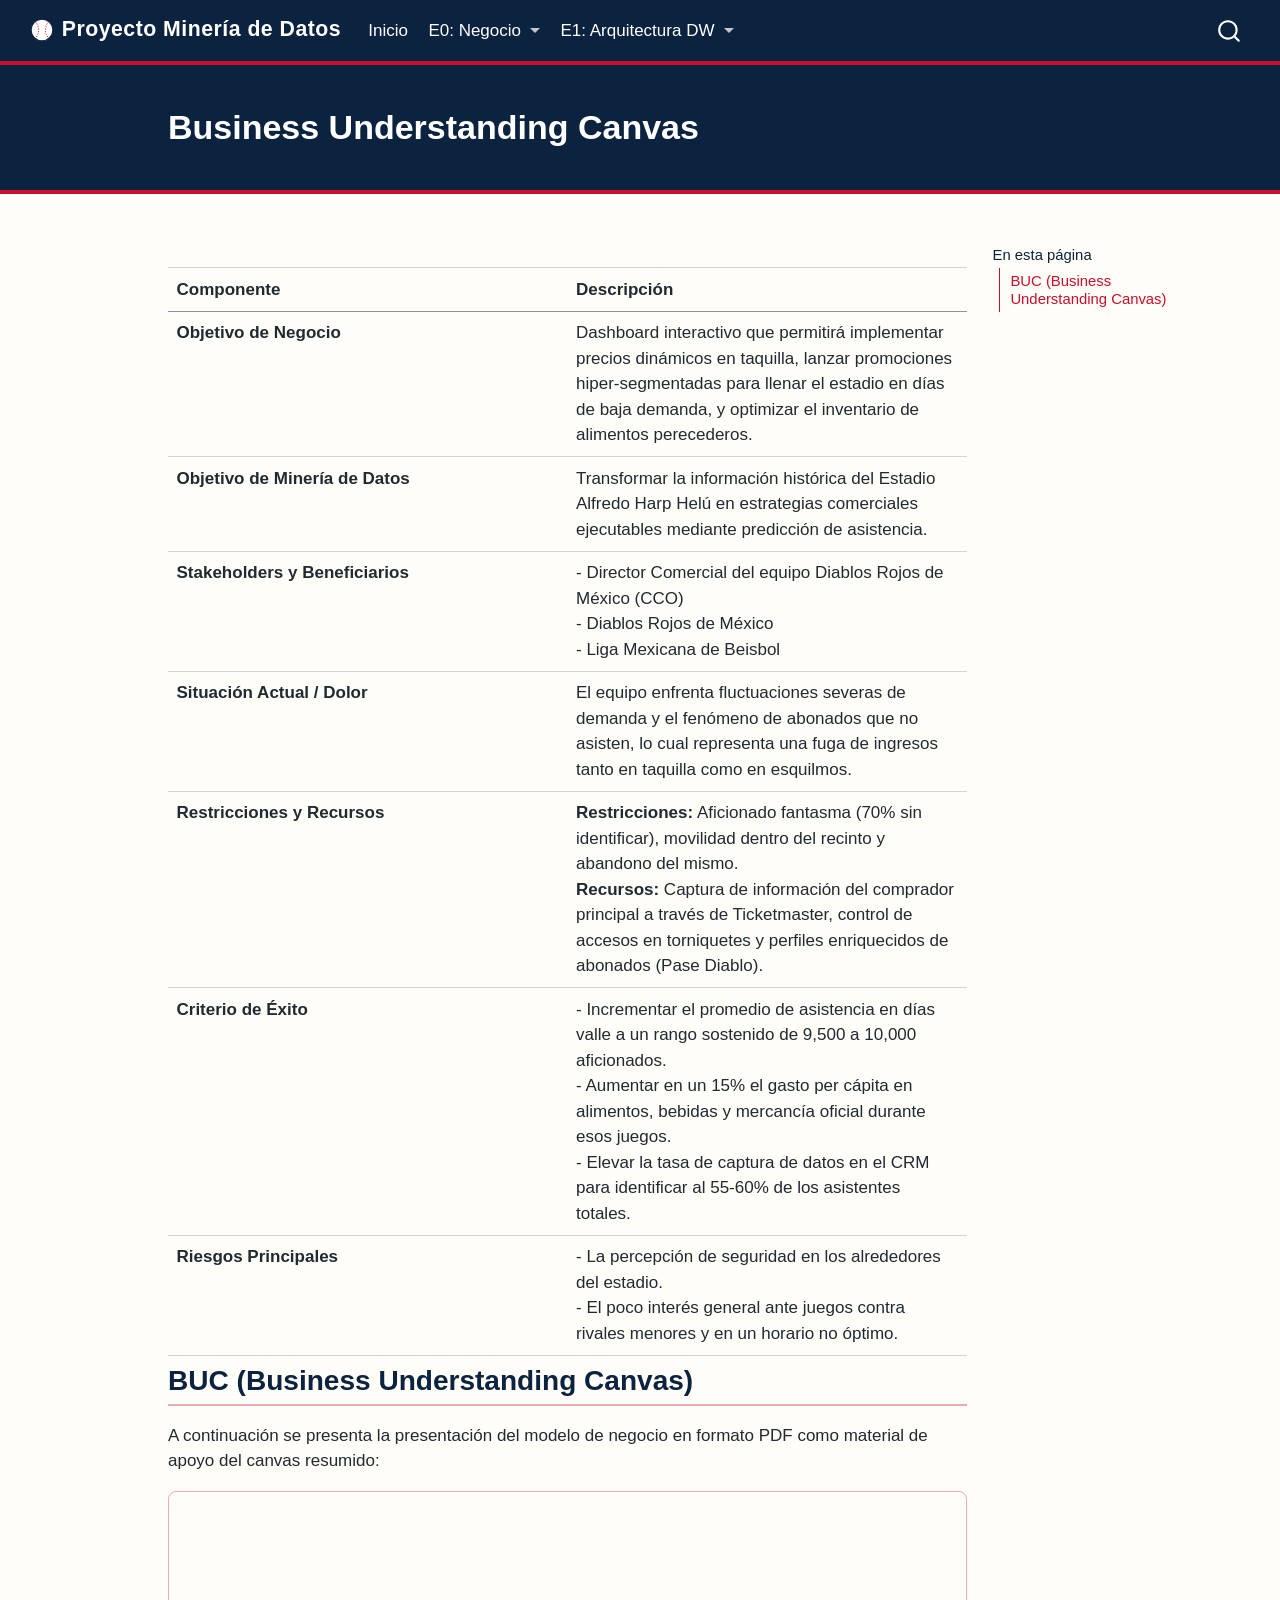
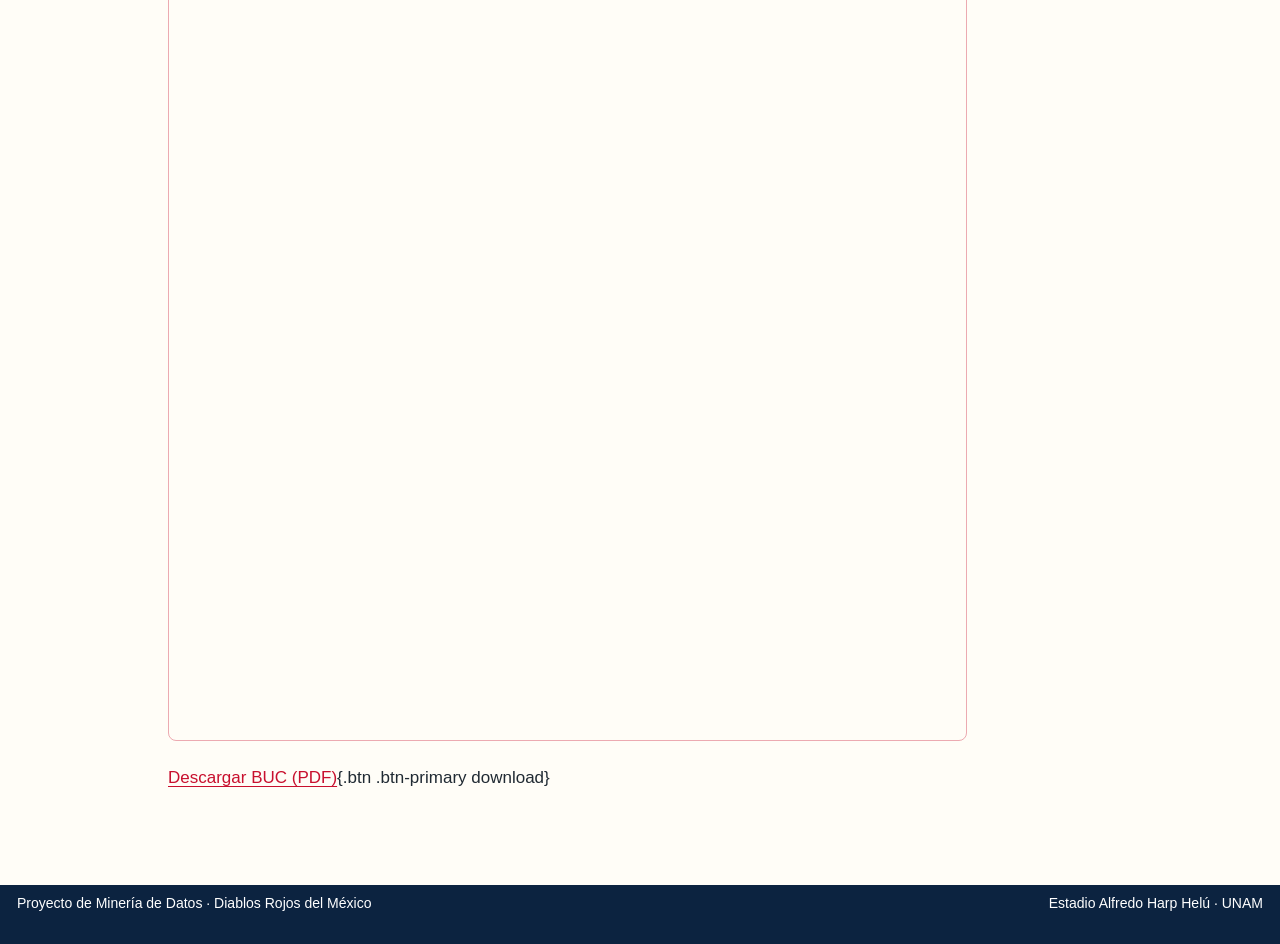
<file: docs/entregas/E0_comprension_negocio/canvas.html>
<!DOCTYPE html>
<html xmlns="http://www.w3.org/1999/xhtml" lang="es" xml:lang="es"><head>

<meta charset="utf-8">
<meta name="generator" content="quarto-1.10.19">

<meta name="viewport" content="width=device-width, initial-scale=1.0, user-scalable=yes">


<title>Business Understanding Canvas – Proyecto Minería de Datos</title>
<style>
/* Default styles provided by pandoc.
** See https://pandoc.org/MANUAL.html#variables-for-html for config info.
*/
span.smallcaps{font-variant: small-caps;}
div.columns{display: flex; gap: 1.5em;}
div.column{flex: auto;}
@media screen {
div.columns{gap: min(4vw, 1.5em);}
div.column{overflow-x: auto;}
}
div.hanging-indent{margin-left: 1.5em; text-indent: -1.5em;}
ul.task-list{list-style: none;}
ul.task-list li input[type="checkbox"] {
  width: 0.8em;
  margin: 0 0.8em 0.2em -1em; /* quarto-specific, see https://github.com/quarto-dev/quarto-cli/issues/4556 */ 
  vertical-align: middle;
}
</style>


<script src="../../site_libs/quarto-nav/quarto-nav.js"></script>
<script src="../../site_libs/quarto-nav/headroom.min.js"></script>
<script src="../../site_libs/clipboard/clipboard.min.js"></script>
<script src="../../site_libs/quarto-search/autocomplete.umd.js"></script>
<script src="../../site_libs/quarto-search/fuse.min.js"></script>
<script src="../../site_libs/quarto-search/quarto-search.js"></script>
<meta name="quarto:offset" content="../../">
<link href="../../images/baseball.svg" rel="icon" type="image/svg+xml">
<script src="../../site_libs/quarto-html/quarto.js" type="module"></script>
<script src="../../site_libs/quarto-html/tabsets/tabsets.js" type="module"></script>
<script src="../../site_libs/quarto-html/popper.min.js"></script>
<script src="../../site_libs/quarto-html/tippy.umd.min.js"></script>
<script src="../../site_libs/quarto-html/anchor.min.js"></script>
<link href="../../site_libs/quarto-html/tippy.css" rel="stylesheet">
<link href="../../site_libs/quarto-html/quarto-syntax-highlighting-bf27225e3a48a9273f3daa8f8e829971.css" rel="stylesheet" id="quarto-text-highlighting-styles">
<script src="../../site_libs/bootstrap/bootstrap.min.js"></script>
<link href="../../site_libs/bootstrap/bootstrap-icons.css" rel="stylesheet">
<link href="../../site_libs/bootstrap/bootstrap-fb70c40dc7482c689762369618a42d12.min.css" rel="stylesheet" append-hash="true" id="quarto-bootstrap" data-mode="light">
<script id="quarto-search-options" type="application/json">{
  "location": "navbar",
  "copy-button": false,
  "collapse-after": 3,
  "panel-placement": "end",
  "type": "overlay",
  "limit": 50,
  "keyboard-shortcut": [
    "f",
    "/",
    "s"
  ],
  "show-item-context": false,
  "language": {
    "search-no-results-text": "No se han encontrado resultados",
    "search-matching-documents-text": "documentos encontrados",
    "search-copy-link-title": "Copiar el enlace en la búsqueda",
    "search-hide-matches-text": "Ocultar resultados adicionales",
    "search-more-match-text": "resultado adicional en este documento",
    "search-more-matches-text": "resultados adicionales en este documento",
    "search-clear-button-title": "Borrar",
    "search-text-placeholder": "",
    "search-detached-cancel-button-title": "Cancelar",
    "search-submit-button-title": "Enviar",
    "search-label": "Buscar"
  }
}</script>
<style>

      .quarto-title-block .quarto-title-banner h1,
      .quarto-title-block .quarto-title-banner h2,
      .quarto-title-block .quarto-title-banner h3,
      .quarto-title-block .quarto-title-banner h4,
      .quarto-title-block .quarto-title-banner h5,
      .quarto-title-block .quarto-title-banner h6
      {
        color: #ffffff;
      }

      .quarto-title-block .quarto-title-banner {
        color: #ffffff;
background: #0c2340;
      }
</style>


</head>

<body class="nav-fixed quarto-light">

<div id="quarto-search-results"></div>
  <header id="quarto-header" class="headroom fixed-top quarto-banner">
    <nav class="navbar navbar-expand-lg " data-bs-theme="dark">
      <div class="navbar-container container-fluid">
      <div class="navbar-brand-container mx-auto">
    <a href="../../index.html" class="navbar-brand navbar-brand-logo">
    <img src="../../images/baseball.svg" alt="Pelota de béisbol" class="navbar-logo light-content">
    <img src="../../images/baseball.svg" alt="Pelota de béisbol" class="navbar-logo dark-content">
    </a>
    <a class="navbar-brand" href="../../index.html">
    <span class="navbar-title">Proyecto Minería de Datos</span>
    </a>
  </div>
            <div id="quarto-search" class="" title="Buscar"></div>
          <button class="navbar-toggler" type="button" data-bs-toggle="collapse" data-bs-target="#navbarCollapse" aria-controls="navbarCollapse" role="menu" aria-expanded="false" aria-label="Navegación de palanca" onclick="if (window.quartoToggleHeadroom) { window.quartoToggleHeadroom(); }">
  <span class="navbar-toggler-icon"></span>
</button>
          <div class="collapse navbar-collapse" id="navbarCollapse">
            <ul class="navbar-nav navbar-nav-scroll me-auto">
  <li class="nav-item">
    <a class="nav-link" href="../../index.html"> 
<span class="menu-text">Inicio</span></a>
  </li>  
  <li class="nav-item dropdown ">
    <a class="nav-link dropdown-toggle" href="#" id="nav-menu-e0-negocio" role="link" data-bs-toggle="dropdown" aria-expanded="false">
 <span class="menu-text">E0: Negocio</span>
    </a>
    <ul class="dropdown-menu" aria-labelledby="nav-menu-e0-negocio">    
        <li>
    <a class="dropdown-item" href="../../entregas/E0_comprension_negocio/bitacora.html">
 <span class="dropdown-text">Bitácora</span></a>
  </li>  
        <li>
    <a class="dropdown-item" href="../../entregas/E0_comprension_negocio/canvas.html">
 <span class="dropdown-text">Canvas</span></a>
  </li>  
        <li>
    <a class="dropdown-item" href="../../entregas/E0_comprension_negocio/preguntas.html">
 <span class="dropdown-text">Preguntas</span></a>
  </li>  
        <li>
    <a class="dropdown-item" href="../../entregas/E0_comprension_negocio/criterio_exito.html">
 <span class="dropdown-text">Criterio Éxito</span></a>
  </li>  
        <li>
    <a class="dropdown-item" href="../../entregas/E0_comprension_negocio/riesgos_supuestos.html">
 <span class="dropdown-text">Riesgos</span></a>
  </li>  
        <li>
    <a class="dropdown-item" href="../../entregas/E0_comprension_negocio/fuentes.html">
 <span class="dropdown-text">Fuentes</span></a>
  </li>  
        <li>
    <a class="dropdown-item" href="../../entregas/E0_comprension_negocio/uso_ia.html">
 <span class="dropdown-text">Uso IA</span></a>
  </li>  
    </ul>
  </li>
  <li class="nav-item dropdown ">
    <a class="nav-link dropdown-toggle" href="#" id="nav-menu-e1-arquitectura-dw" role="link" data-bs-toggle="dropdown" aria-expanded="false">
 <span class="menu-text">E1: Arquitectura DW</span>
    </a>
    <ul class="dropdown-menu" aria-labelledby="nav-menu-e1-arquitectura-dw">    
        <li>
    <a class="dropdown-item" href="../../entregas/E1_arquitectura_dw/fuentes.html">
 <span class="dropdown-text">Fuentes de Datos</span></a>
  </li>  
        <li>
    <a class="dropdown-item" href="../../entregas/E1_arquitectura_dw/arquitectura.html">
 <span class="dropdown-text">Arquitectura 3 Capas</span></a>
  </li>  
        <li>
    <a class="dropdown-item" href="../../entregas/E1_arquitectura_dw/estrella.html">
 <span class="dropdown-text">Esquema Estrella</span></a>
  </li>  
        <li>
    <a class="dropdown-item" href="../../entregas/E1_arquitectura_dw/trazabilidad.html">
 <span class="dropdown-text">Trazabilidad</span></a>
  </li>  
        <li>
    <a class="dropdown-item" href="../../entregas/E1_arquitectura_dw/pivote.html">
 <span class="dropdown-text">Pivote por Datos</span></a>
  </li>  
        <li>
    <a class="dropdown-item" href="../../entregas/E1_arquitectura_dw/uso_ia.html">
 <span class="dropdown-text">Uso IA</span></a>
  </li>  
    </ul>
  </li>
</ul>
          </div> <!-- /navcollapse -->
            <div class="quarto-navbar-tools">
</div>
      </div> <!-- /container-fluid -->
    </nav>
</header>
<!-- content -->
<header id="title-block-header" class="quarto-title-block default page-columns page-full">
  <div class="quarto-title-banner page-columns page-full">
    <div class="quarto-title column-body">
      <h1 class="title">Business Understanding Canvas</h1>
                      </div>
  </div>
    
  
  <div class="quarto-title-meta">

      
    
      
    </div>
    
  
  </header><div id="quarto-content" class="quarto-container page-columns page-rows-contents page-layout-article page-navbar">
<!-- sidebar -->
<!-- margin-sidebar -->
    <div id="quarto-margin-sidebar" class="sidebar margin-sidebar">
        <nav id="TOC" role="doc-toc" class="toc-active">
    <h2 id="toc-title">En esta página</h2>
   
  <ul>
  <li><a href="#buc-business-understanding-canvas" id="toc-buc-business-understanding-canvas" class="nav-link active" data-scroll-target="#buc-business-understanding-canvas">BUC (Business Understanding Canvas)</a></li>
  </ul>
</nav>
    </div>
<!-- main -->
<main class="content quarto-banner-title-block" id="quarto-document-content">





<table class="caption-top table">
<colgroup>
<col style="width: 50%">
<col style="width: 50%">
</colgroup>
<thead>
<tr class="header">
<th style="text-align: left;">Componente</th>
<th style="text-align: left;">Descripción</th>
</tr>
</thead>
<tbody>
<tr class="odd">
<td style="text-align: left;"><strong>Objetivo de Negocio</strong></td>
<td style="text-align: left;">Dashboard interactivo que permitirá implementar precios dinámicos en taquilla, lanzar promociones hiper-segmentadas para llenar el estadio en días de baja demanda, y optimizar el inventario de alimentos perecederos.</td>
</tr>
<tr class="even">
<td style="text-align: left;"><strong>Objetivo de Minería de Datos</strong></td>
<td style="text-align: left;">Transformar la información histórica del Estadio Alfredo Harp Helú en estrategias comerciales ejecutables mediante predicción de asistencia.</td>
</tr>
<tr class="odd">
<td style="text-align: left;"><strong>Stakeholders y Beneficiarios</strong></td>
<td style="text-align: left;">- Director Comercial del equipo Diablos Rojos de México (CCO) <br> - Diablos Rojos de México <br> - Liga Mexicana de Beisbol</td>
</tr>
<tr class="even">
<td style="text-align: left;"><strong>Situación Actual / Dolor</strong></td>
<td style="text-align: left;">El equipo enfrenta fluctuaciones severas de demanda y el fenómeno de abonados que no asisten, lo cual representa una fuga de ingresos tanto en taquilla como en esquilmos.</td>
</tr>
<tr class="odd">
<td style="text-align: left;"><strong>Restricciones y Recursos</strong></td>
<td style="text-align: left;"><strong>Restricciones:</strong> Aficionado fantasma (70% sin identificar), movilidad dentro del recinto y abandono del mismo. <br> <strong>Recursos:</strong> Captura de información del comprador principal a través de Ticketmaster, control de accesos en torniquetes y perfiles enriquecidos de abonados (Pase Diablo).</td>
</tr>
<tr class="even">
<td style="text-align: left;"><strong>Criterio de Éxito</strong></td>
<td style="text-align: left;">- Incrementar el promedio de asistencia en días valle a un rango sostenido de 9,500 a 10,000 aficionados. <br> - Aumentar en un 15% el gasto per cápita en alimentos, bebidas y mercancía oficial durante esos juegos. <br> - Elevar la tasa de captura de datos en el CRM para identificar al 55-60% de los asistentes totales.</td>
</tr>
<tr class="odd">
<td style="text-align: left;"><strong>Riesgos Principales</strong></td>
<td style="text-align: left;">- La percepción de seguridad en los alrededores del estadio. <br> - El poco interés general ante juegos contra rivales menores y en un horario no óptimo.</td>
</tr>
</tbody>
</table>
<section id="buc-business-understanding-canvas" class="level2">
<h2 class="anchored" data-anchor-id="buc-business-understanding-canvas">BUC (Business Understanding Canvas)</h2>
<p>A continuación se presenta la presentación del modelo de negocio en formato PDF como material de apoyo del canvas resumido:</p>
<iframe src="BUC.pdf" width="100%" height="850" style="border: 1px solid rgba(200, 16, 46, 0.35); border-radius: 8px;">
</iframe>
<p><a href="BUC.pdf">Descargar BUC (PDF)</a>{.btn .btn-primary download}</p>


</section>

</main> <!-- /main -->
<script id="quarto-html-after-body" type="application/javascript">
  window.document.addEventListener("DOMContentLoaded", function (event) {
    const icon = "";
    const anchorJS = new window.AnchorJS();
    anchorJS.options = {
      placement: 'right',
      icon: icon
    };
    anchorJS.add('.anchored');
    const isCodeAnnotation = (el) => {
      for (const clz of el.classList) {
        if (clz.startsWith('code-annotation-')) {                     
          return true;
        }
      }
      return false;
    }
    const onCopySuccess = function(e) {
      // button target
      const button = e.trigger;
      // don't keep focus
      button.blur();
      // flash "checked"
      button.classList.add('code-copy-button-checked');
      var currentTitle = button.getAttribute("title");
      button.setAttribute("title", "Copiado");
      let tooltip;
      if (window.bootstrap) {
        button.setAttribute("data-bs-toggle", "tooltip");
        button.setAttribute("data-bs-placement", "left");
        button.setAttribute("data-bs-title", "Copiado");
        tooltip = new bootstrap.Tooltip(button, 
          { trigger: "manual", 
            customClass: "code-copy-button-tooltip",
            offset: [0, -8]});
        tooltip.show();    
      }
      setTimeout(function() {
        if (tooltip) {
          tooltip.hide();
          button.removeAttribute("data-bs-title");
          button.removeAttribute("data-bs-toggle");
          button.removeAttribute("data-bs-placement");
        }
        button.setAttribute("title", currentTitle);
        button.classList.remove('code-copy-button-checked');
      }, 1000);
      // clear code selection
      e.clearSelection();
    }
    const getTextToCopy = function(trigger) {
      const outerScaffold = trigger.parentElement.cloneNode(true);
      const codeEl = outerScaffold.querySelector('code');
      for (const childEl of codeEl.children) {
        if (isCodeAnnotation(childEl)) {
          childEl.remove();
        }
      }
      return codeEl.innerText;
    }
    const clipboard = new window.ClipboardJS('.code-copy-button:not([data-in-quarto-modal])', {
      text: getTextToCopy
    });
    clipboard.on('success', onCopySuccess);
    if (window.document.getElementById('quarto-embedded-source-code-modal')) {
      const clipboardModal = new window.ClipboardJS('.code-copy-button[data-in-quarto-modal]', {
        text: getTextToCopy,
        container: window.document.getElementById('quarto-embedded-source-code-modal')
      });
      clipboardModal.on('success', onCopySuccess);
    }
      var localhostRegex = new RegExp(/^(?:http|https):\/\/localhost\:?[0-9]*\//);
      var mailtoRegex = new RegExp(/^mailto:/);
        var filterRegex = new RegExp('/' + window.location.host + '/');
      var isInternal = (href) => {
          return filterRegex.test(href) || localhostRegex.test(href) || mailtoRegex.test(href);
      }
      // Inspect non-navigation links and adorn them if external
     var links = window.document.querySelectorAll('a[href]:not(.nav-link):not(.navbar-brand):not(.toc-action):not(.sidebar-link):not(.sidebar-item-toggle):not(.pagination-link):not(.no-external):not([aria-hidden]):not(.dropdown-item):not(.quarto-navigation-tool):not(.about-link)');
      for (var i=0; i<links.length; i++) {
        const link = links[i];
        if (!isInternal(link.href)) {
          // undo the damage that might have been done by quarto-nav.js in the case of
          // links that we want to consider external
          if (link.dataset.originalHref !== undefined) {
            link.href = link.dataset.originalHref;
          }
        }
      }
    function tippyHover(el, contentFn, onTriggerFn, onUntriggerFn) {
      const config = {
        allowHTML: true,
        maxWidth: 500,
        delay: 100,
        arrow: false,
        appendTo: function(el) {
            return el.parentElement;
        },
        interactive: true,
        interactiveBorder: 10,
        theme: 'quarto',
        placement: 'bottom-start',
      };
      if (contentFn) {
        config.content = contentFn;
      }
      if (onTriggerFn) {
        config.onTrigger = onTriggerFn;
      }
      if (onUntriggerFn) {
        config.onUntrigger = onUntriggerFn;
      }
      window.tippy(el, config); 
    }
    const noterefs = window.document.querySelectorAll('a[role="doc-noteref"]');
    for (var i=0; i<noterefs.length; i++) {
      const ref = noterefs[i];
      tippyHover(ref, function() {
        // use id or data attribute instead here
        let href = ref.getAttribute('data-footnote-href') || ref.getAttribute('href');
        try { href = new URL(href).hash; } catch {}
        const id = href.replace(/^#\/?/, "");
        const note = window.document.getElementById(id);
        if (note) {
          return note.innerHTML;
        } else {
          return "";
        }
      });
    }
    const xrefs = window.document.querySelectorAll('a.quarto-xref');
    const processXRef = (id, note) => {
      // Strip column container classes
      const stripColumnClz = (el) => {
        el.classList.remove("page-full", "page-columns");
        if (el.children) {
          for (const child of el.children) {
            stripColumnClz(child);
          }
        }
      }
      stripColumnClz(note)
      if (id === null || id.startsWith('sec-')) {
        // Special case sections, only their first couple elements
        const container = document.createElement("div");
        if (note.children && note.children.length > 2) {
          container.appendChild(note.children[0].cloneNode(true));
          for (let i = 1; i < note.children.length; i++) {
            const child = note.children[i];
            if (child.tagName === "P" && child.innerText === "") {
              continue;
            } else {
              container.appendChild(child.cloneNode(true));
              break;
            }
          }
          if (window.Quarto?.typesetMath) {
            window.Quarto.typesetMath(container);
          }
          return container.innerHTML
        } else {
          if (window.Quarto?.typesetMath) {
            window.Quarto.typesetMath(note);
          }
          return note.innerHTML;
        }
      } else {
        // Remove any anchor links if they are present
        const anchorLink = note.querySelector('a.anchorjs-link');
        if (anchorLink) {
          anchorLink.remove();
        }
        if (window.Quarto?.typesetMath) {
          window.Quarto.typesetMath(note);
        }
        if (note.classList.contains("callout")) {
          return note.outerHTML;
        } else {
          return note.innerHTML;
        }
      }
    }
    for (var i=0; i<xrefs.length; i++) {
      const xref = xrefs[i];
      tippyHover(xref, undefined, function(instance) {
        instance.disable();
        let url = xref.getAttribute('href');
        let hash = undefined; 
        if (url.startsWith('#')) {
          hash = url;
        } else {
          try { hash = new URL(url).hash; } catch {}
        }
        if (hash) {
          const id = hash.replace(/^#\/?/, "");
          const note = window.document.getElementById(id);
          if (note !== null) {
            try {
              const html = processXRef(id, note.cloneNode(true));
              instance.setContent(html);
            } finally {
              instance.enable();
              instance.show();
            }
          } else {
            // See if we can fetch this
            fetch(url.split('#')[0])
            .then(res => res.text())
            .then(html => {
              const parser = new DOMParser();
              const htmlDoc = parser.parseFromString(html, "text/html");
              const note = htmlDoc.getElementById(id);
              if (note !== null) {
                const html = processXRef(id, note);
                instance.setContent(html);
              } 
            }).finally(() => {
              instance.enable();
              instance.show();
            });
          }
        } else {
          // See if we can fetch a full url (with no hash to target)
          // This is a special case and we should probably do some content thinning / targeting
          fetch(url)
          .then(res => res.text())
          .then(html => {
            const parser = new DOMParser();
            const htmlDoc = parser.parseFromString(html, "text/html");
            const note = htmlDoc.querySelector('main.content');
            if (note !== null) {
              // This should only happen for chapter cross references
              // (since there is no id in the URL)
              // remove the first header
              if (note.children.length > 0 && note.children[0].tagName === "HEADER") {
                note.children[0].remove();
              }
              const html = processXRef(null, note);
              instance.setContent(html);
            } 
          }).finally(() => {
            instance.enable();
            instance.show();
          });
        }
      }, function(instance) {
      });
    }
        let selectedAnnoteEl;
        const selectorForAnnotation = ( cell, annotation) => {
          let cellAttr = 'data-code-cell="' + cell + '"';
          let lineAttr = 'data-code-annotation="' +  annotation + '"';
          const selector = 'span[' + cellAttr + '][' + lineAttr + ']';
          return selector;
        }
        const selectCodeLines = (annoteEl) => {
          const doc = window.document;
          const targetCell = annoteEl.getAttribute("data-target-cell");
          const targetAnnotation = annoteEl.getAttribute("data-target-annotation");
          const annoteSpan = window.document.querySelector(selectorForAnnotation(targetCell, targetAnnotation));
          const lines = annoteSpan.getAttribute("data-code-lines").split(",");
          const lineIds = lines.map((line) => {
            return targetCell + "-" + line;
          })
          let top = null;
          let height = null;
          let parent = null;
          if (lineIds.length > 0) {
              //compute the position of the single el (top and bottom and make a div)
              const el = window.document.getElementById(lineIds[0]);
              top = el.offsetTop;
              height = el.offsetHeight;
              parent = el.parentElement.parentElement;
            if (lineIds.length > 1) {
              const lastEl = window.document.getElementById(lineIds[lineIds.length - 1]);
              const bottom = lastEl.offsetTop + lastEl.offsetHeight;
              height = bottom - top;
            }
            if (top !== null && height !== null && parent !== null) {
              // cook up a div (if necessary) and position it 
              let div = window.document.getElementById("code-annotation-line-highlight");
              if (div === null) {
                div = window.document.createElement("div");
                div.setAttribute("id", "code-annotation-line-highlight");
                div.style.position = 'absolute';
                parent.appendChild(div);
              }
              div.style.top = top - 2 + "px";
              div.style.height = height + 4 + "px";
              div.style.left = 0;
              let gutterDiv = window.document.getElementById("code-annotation-line-highlight-gutter");
              if (gutterDiv === null) {
                gutterDiv = window.document.createElement("div");
                gutterDiv.setAttribute("id", "code-annotation-line-highlight-gutter");
                gutterDiv.style.position = 'absolute';
                const codeCell = window.document.getElementById(targetCell);
                const gutter = codeCell.querySelector('.code-annotation-gutter');
                gutter.appendChild(gutterDiv);
              }
              gutterDiv.style.top = top - 2 + "px";
              gutterDiv.style.height = height + 4 + "px";
            }
            selectedAnnoteEl = annoteEl;
          }
        };
        const unselectCodeLines = () => {
          const elementsIds = ["code-annotation-line-highlight", "code-annotation-line-highlight-gutter"];
          elementsIds.forEach((elId) => {
            const div = window.document.getElementById(elId);
            if (div) {
              div.remove();
            }
          });
          selectedAnnoteEl = undefined;
        };
          // Handle positioning of the toggle
      window.addEventListener(
        "resize",
        throttle(() => {
          elRect = undefined;
          if (selectedAnnoteEl) {
            selectCodeLines(selectedAnnoteEl);
          }
        }, 10)
      );
      function throttle(fn, ms) {
      let throttle = false;
      let timer;
        return (...args) => {
          if(!throttle) { // first call gets through
              fn.apply(this, args);
              throttle = true;
          } else { // all the others get throttled
              if(timer) clearTimeout(timer); // cancel #2
              timer = setTimeout(() => {
                fn.apply(this, args);
                timer = throttle = false;
              }, ms);
          }
        };
      }
        // Attach click handler to the DT
        const annoteDls = window.document.querySelectorAll('dt[data-target-cell]');
        for (const annoteDlNode of annoteDls) {
          annoteDlNode.addEventListener('click', (event) => {
            const clickedEl = event.target;
            if (clickedEl !== selectedAnnoteEl) {
              unselectCodeLines();
              const activeEl = window.document.querySelector('dt[data-target-cell].code-annotation-active');
              if (activeEl) {
                activeEl.classList.remove('code-annotation-active');
              }
              selectCodeLines(clickedEl);
              clickedEl.classList.add('code-annotation-active');
            } else {
              // Unselect the line
              unselectCodeLines();
              clickedEl.classList.remove('code-annotation-active');
            }
          });
        }
    const findCites = (el) => {
      const parentEl = el.parentElement;
      if (parentEl) {
        const cites = parentEl.dataset.cites;
        if (cites) {
          return {
            el,
            cites: cites.split(' ')
          };
        } else {
          return findCites(el.parentElement)
        }
      } else {
        return undefined;
      }
    };
    var bibliorefs = window.document.querySelectorAll('a[role="doc-biblioref"]');
    for (var i=0; i<bibliorefs.length; i++) {
      const ref = bibliorefs[i];
      const citeInfo = findCites(ref);
      if (citeInfo) {
        tippyHover(citeInfo.el, function() {
          var popup = window.document.createElement('div');
          citeInfo.cites.forEach(function(cite) {
            var citeDiv = window.document.createElement('div');
            citeDiv.classList.add('hanging-indent');
            citeDiv.classList.add('csl-entry');
            var biblioDiv = window.document.getElementById('ref-' + cite);
            if (biblioDiv) {
              citeDiv.innerHTML = biblioDiv.innerHTML;
            }
            popup.appendChild(citeDiv);
          });
          return popup.innerHTML;
        });
      }
    }
  });
  </script>
</div> <!-- /content -->
<footer class="footer">
  <div class="nav-footer">
    <div class="nav-footer-left">
<p>Proyecto de Minería de Datos · Diablos Rojos del México</p>
</div>   
    <div class="nav-footer-center">
      &nbsp;
    </div>
    <div class="nav-footer-right">
<p>Estadio Alfredo Harp Helú · UNAM</p>
</div>
  </div>
</footer>




</body></html>
</file>
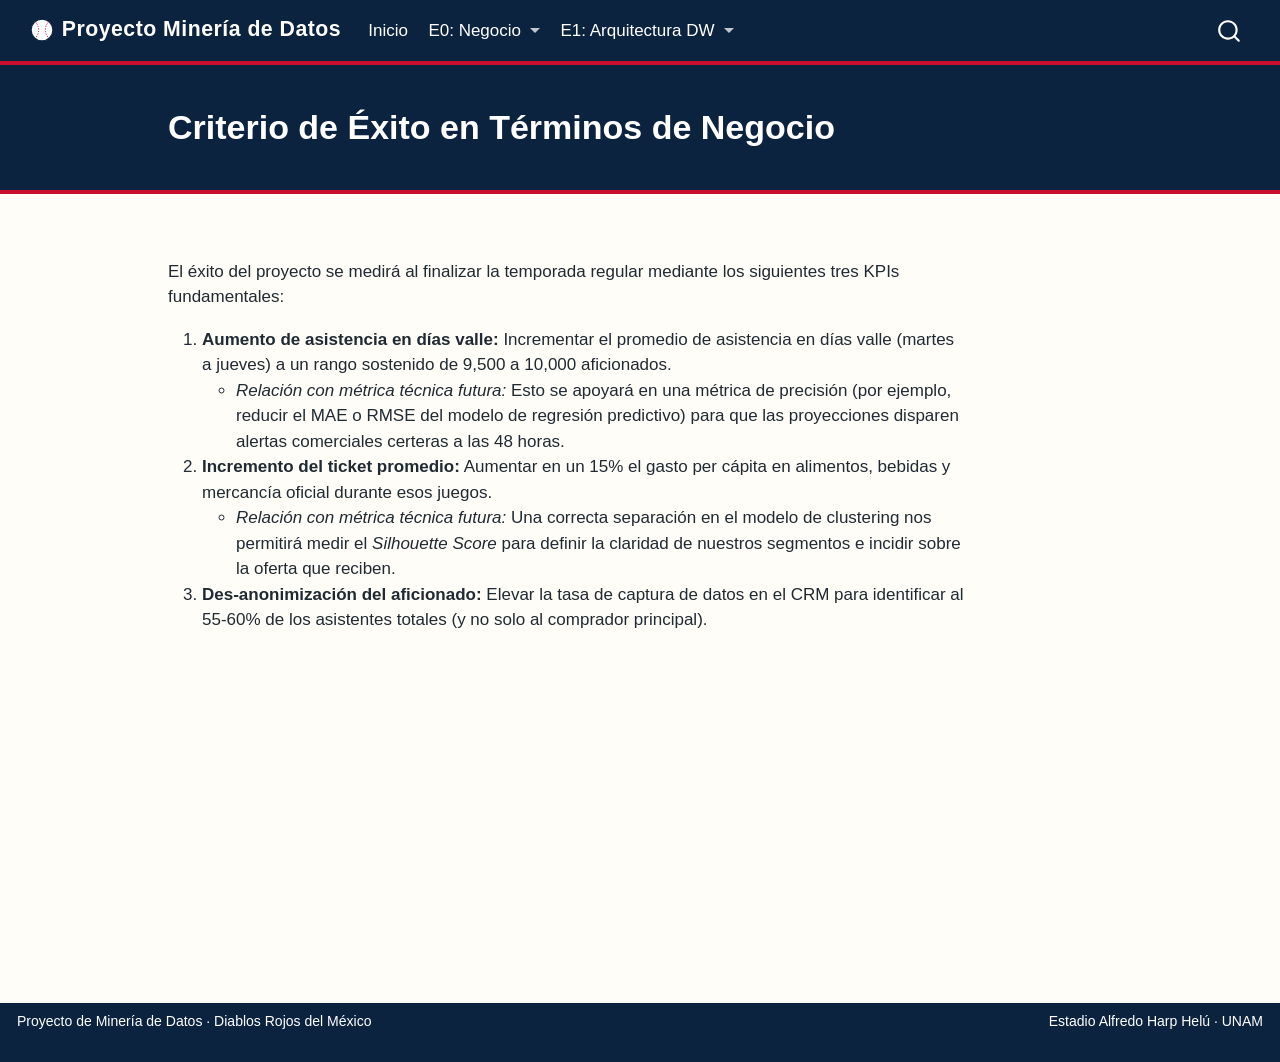
<file: docs/entregas/E0_comprension_negocio/criterio_exito.html>
<!DOCTYPE html>
<html xmlns="http://www.w3.org/1999/xhtml" lang="es" xml:lang="es"><head>

<meta charset="utf-8">
<meta name="generator" content="quarto-1.10.19">

<meta name="viewport" content="width=device-width, initial-scale=1.0, user-scalable=yes">


<title>Criterio de Éxito en Términos de Negocio – Proyecto Minería de Datos</title>
<style>
/* Default styles provided by pandoc.
** See https://pandoc.org/MANUAL.html#variables-for-html for config info.
*/
span.smallcaps{font-variant: small-caps;}
div.columns{display: flex; gap: 1.5em;}
div.column{flex: auto;}
@media screen {
div.columns{gap: min(4vw, 1.5em);}
div.column{overflow-x: auto;}
}
div.hanging-indent{margin-left: 1.5em; text-indent: -1.5em;}
ul.task-list{list-style: none;}
ul.task-list li input[type="checkbox"] {
  width: 0.8em;
  margin: 0 0.8em 0.2em -1em; /* quarto-specific, see https://github.com/quarto-dev/quarto-cli/issues/4556 */ 
  vertical-align: middle;
}
</style>


<script src="../../site_libs/quarto-nav/quarto-nav.js"></script>
<script src="../../site_libs/quarto-nav/headroom.min.js"></script>
<script src="../../site_libs/clipboard/clipboard.min.js"></script>
<script src="../../site_libs/quarto-search/autocomplete.umd.js"></script>
<script src="../../site_libs/quarto-search/fuse.min.js"></script>
<script src="../../site_libs/quarto-search/quarto-search.js"></script>
<meta name="quarto:offset" content="../../">
<link href="../../images/baseball.svg" rel="icon" type="image/svg+xml">
<script src="../../site_libs/quarto-html/quarto.js" type="module"></script>
<script src="../../site_libs/quarto-html/tabsets/tabsets.js" type="module"></script>
<script src="../../site_libs/quarto-html/popper.min.js"></script>
<script src="../../site_libs/quarto-html/tippy.umd.min.js"></script>
<script src="../../site_libs/quarto-html/anchor.min.js"></script>
<link href="../../site_libs/quarto-html/tippy.css" rel="stylesheet">
<link href="../../site_libs/quarto-html/quarto-syntax-highlighting-bf27225e3a48a9273f3daa8f8e829971.css" rel="stylesheet" id="quarto-text-highlighting-styles">
<script src="../../site_libs/bootstrap/bootstrap.min.js"></script>
<link href="../../site_libs/bootstrap/bootstrap-icons.css" rel="stylesheet">
<link href="../../site_libs/bootstrap/bootstrap-fb70c40dc7482c689762369618a42d12.min.css" rel="stylesheet" append-hash="true" id="quarto-bootstrap" data-mode="light">
<script id="quarto-search-options" type="application/json">{
  "location": "navbar",
  "copy-button": false,
  "collapse-after": 3,
  "panel-placement": "end",
  "type": "overlay",
  "limit": 50,
  "keyboard-shortcut": [
    "f",
    "/",
    "s"
  ],
  "show-item-context": false,
  "language": {
    "search-no-results-text": "No se han encontrado resultados",
    "search-matching-documents-text": "documentos encontrados",
    "search-copy-link-title": "Copiar el enlace en la búsqueda",
    "search-hide-matches-text": "Ocultar resultados adicionales",
    "search-more-match-text": "resultado adicional en este documento",
    "search-more-matches-text": "resultados adicionales en este documento",
    "search-clear-button-title": "Borrar",
    "search-text-placeholder": "",
    "search-detached-cancel-button-title": "Cancelar",
    "search-submit-button-title": "Enviar",
    "search-label": "Buscar"
  }
}</script>
<style>

      .quarto-title-block .quarto-title-banner h1,
      .quarto-title-block .quarto-title-banner h2,
      .quarto-title-block .quarto-title-banner h3,
      .quarto-title-block .quarto-title-banner h4,
      .quarto-title-block .quarto-title-banner h5,
      .quarto-title-block .quarto-title-banner h6
      {
        color: #ffffff;
      }

      .quarto-title-block .quarto-title-banner {
        color: #ffffff;
background: #0c2340;
      }
</style>


</head>

<body class="nav-fixed quarto-light">

<div id="quarto-search-results"></div>
  <header id="quarto-header" class="headroom fixed-top quarto-banner">
    <nav class="navbar navbar-expand-lg " data-bs-theme="dark">
      <div class="navbar-container container-fluid">
      <div class="navbar-brand-container mx-auto">
    <a href="../../index.html" class="navbar-brand navbar-brand-logo">
    <img src="../../images/baseball.svg" alt="Pelota de béisbol" class="navbar-logo light-content">
    <img src="../../images/baseball.svg" alt="Pelota de béisbol" class="navbar-logo dark-content">
    </a>
    <a class="navbar-brand" href="../../index.html">
    <span class="navbar-title">Proyecto Minería de Datos</span>
    </a>
  </div>
            <div id="quarto-search" class="" title="Buscar"></div>
          <button class="navbar-toggler" type="button" data-bs-toggle="collapse" data-bs-target="#navbarCollapse" aria-controls="navbarCollapse" role="menu" aria-expanded="false" aria-label="Navegación de palanca" onclick="if (window.quartoToggleHeadroom) { window.quartoToggleHeadroom(); }">
  <span class="navbar-toggler-icon"></span>
</button>
          <div class="collapse navbar-collapse" id="navbarCollapse">
            <ul class="navbar-nav navbar-nav-scroll me-auto">
  <li class="nav-item">
    <a class="nav-link" href="../../index.html"> 
<span class="menu-text">Inicio</span></a>
  </li>  
  <li class="nav-item dropdown ">
    <a class="nav-link dropdown-toggle" href="#" id="nav-menu-e0-negocio" role="link" data-bs-toggle="dropdown" aria-expanded="false">
 <span class="menu-text">E0: Negocio</span>
    </a>
    <ul class="dropdown-menu" aria-labelledby="nav-menu-e0-negocio">    
        <li>
    <a class="dropdown-item" href="../../entregas/E0_comprension_negocio/bitacora.html">
 <span class="dropdown-text">Bitácora</span></a>
  </li>  
        <li>
    <a class="dropdown-item" href="../../entregas/E0_comprension_negocio/canvas.html">
 <span class="dropdown-text">Canvas</span></a>
  </li>  
        <li>
    <a class="dropdown-item" href="../../entregas/E0_comprension_negocio/preguntas.html">
 <span class="dropdown-text">Preguntas</span></a>
  </li>  
        <li>
    <a class="dropdown-item" href="../../entregas/E0_comprension_negocio/criterio_exito.html">
 <span class="dropdown-text">Criterio Éxito</span></a>
  </li>  
        <li>
    <a class="dropdown-item" href="../../entregas/E0_comprension_negocio/riesgos_supuestos.html">
 <span class="dropdown-text">Riesgos</span></a>
  </li>  
        <li>
    <a class="dropdown-item" href="../../entregas/E0_comprension_negocio/fuentes.html">
 <span class="dropdown-text">Fuentes</span></a>
  </li>  
        <li>
    <a class="dropdown-item" href="../../entregas/E0_comprension_negocio/uso_ia.html">
 <span class="dropdown-text">Uso IA</span></a>
  </li>  
    </ul>
  </li>
  <li class="nav-item dropdown ">
    <a class="nav-link dropdown-toggle" href="#" id="nav-menu-e1-arquitectura-dw" role="link" data-bs-toggle="dropdown" aria-expanded="false">
 <span class="menu-text">E1: Arquitectura DW</span>
    </a>
    <ul class="dropdown-menu" aria-labelledby="nav-menu-e1-arquitectura-dw">    
        <li>
    <a class="dropdown-item" href="../../entregas/E1_arquitectura_dw/fuentes.html">
 <span class="dropdown-text">Fuentes de Datos</span></a>
  </li>  
        <li>
    <a class="dropdown-item" href="../../entregas/E1_arquitectura_dw/arquitectura.html">
 <span class="dropdown-text">Arquitectura 3 Capas</span></a>
  </li>  
        <li>
    <a class="dropdown-item" href="../../entregas/E1_arquitectura_dw/estrella.html">
 <span class="dropdown-text">Esquema Estrella</span></a>
  </li>  
        <li>
    <a class="dropdown-item" href="../../entregas/E1_arquitectura_dw/trazabilidad.html">
 <span class="dropdown-text">Trazabilidad</span></a>
  </li>  
        <li>
    <a class="dropdown-item" href="../../entregas/E1_arquitectura_dw/pivote.html">
 <span class="dropdown-text">Pivote por Datos</span></a>
  </li>  
        <li>
    <a class="dropdown-item" href="../../entregas/E1_arquitectura_dw/uso_ia.html">
 <span class="dropdown-text">Uso IA</span></a>
  </li>  
    </ul>
  </li>
</ul>
          </div> <!-- /navcollapse -->
            <div class="quarto-navbar-tools">
</div>
      </div> <!-- /container-fluid -->
    </nav>
</header>
<!-- content -->
<header id="title-block-header" class="quarto-title-block default page-columns page-full">
  <div class="quarto-title-banner page-columns page-full">
    <div class="quarto-title column-body">
      <h1 class="title">Criterio de Éxito en Términos de Negocio</h1>
                      </div>
  </div>
    
  
  <div class="quarto-title-meta">

      
    
      
    </div>
    
  
  </header><div id="quarto-content" class="quarto-container page-columns page-rows-contents page-layout-article page-navbar">
<!-- sidebar -->
<!-- margin-sidebar -->
    <div id="quarto-margin-sidebar" class="sidebar margin-sidebar zindex-bottom">
        
    </div>
<!-- main -->
<main class="content quarto-banner-title-block" id="quarto-document-content">





<p>El éxito del proyecto se medirá al finalizar la temporada regular mediante los siguientes tres KPIs fundamentales:</p>
<ol type="1">
<li><strong>Aumento de asistencia en días valle:</strong> Incrementar el promedio de asistencia en días valle (martes a jueves) a un rango sostenido de 9,500 a 10,000 aficionados.
<ul>
<li><em>Relación con métrica técnica futura:</em> Esto se apoyará en una métrica de precisión (por ejemplo, reducir el MAE o RMSE del modelo de regresión predictivo) para que las proyecciones disparen alertas comerciales certeras a las 48 horas.</li>
</ul></li>
<li><strong>Incremento del ticket promedio:</strong> Aumentar en un 15% el gasto per cápita en alimentos, bebidas y mercancía oficial durante esos juegos.
<ul>
<li><em>Relación con métrica técnica futura:</em> Una correcta separación en el modelo de clustering nos permitirá medir el <em>Silhouette Score</em> para definir la claridad de nuestros segmentos e incidir sobre la oferta que reciben.</li>
</ul></li>
<li><strong>Des-anonimización del aficionado:</strong> Elevar la tasa de captura de datos en el CRM para identificar al 55-60% de los asistentes totales (y no solo al comprador principal).</li>
</ol>



</main> <!-- /main -->
<script id="quarto-html-after-body" type="application/javascript">
  window.document.addEventListener("DOMContentLoaded", function (event) {
    const icon = "";
    const anchorJS = new window.AnchorJS();
    anchorJS.options = {
      placement: 'right',
      icon: icon
    };
    anchorJS.add('.anchored');
    const isCodeAnnotation = (el) => {
      for (const clz of el.classList) {
        if (clz.startsWith('code-annotation-')) {                     
          return true;
        }
      }
      return false;
    }
    const onCopySuccess = function(e) {
      // button target
      const button = e.trigger;
      // don't keep focus
      button.blur();
      // flash "checked"
      button.classList.add('code-copy-button-checked');
      var currentTitle = button.getAttribute("title");
      button.setAttribute("title", "Copiado");
      let tooltip;
      if (window.bootstrap) {
        button.setAttribute("data-bs-toggle", "tooltip");
        button.setAttribute("data-bs-placement", "left");
        button.setAttribute("data-bs-title", "Copiado");
        tooltip = new bootstrap.Tooltip(button, 
          { trigger: "manual", 
            customClass: "code-copy-button-tooltip",
            offset: [0, -8]});
        tooltip.show();    
      }
      setTimeout(function() {
        if (tooltip) {
          tooltip.hide();
          button.removeAttribute("data-bs-title");
          button.removeAttribute("data-bs-toggle");
          button.removeAttribute("data-bs-placement");
        }
        button.setAttribute("title", currentTitle);
        button.classList.remove('code-copy-button-checked');
      }, 1000);
      // clear code selection
      e.clearSelection();
    }
    const getTextToCopy = function(trigger) {
      const outerScaffold = trigger.parentElement.cloneNode(true);
      const codeEl = outerScaffold.querySelector('code');
      for (const childEl of codeEl.children) {
        if (isCodeAnnotation(childEl)) {
          childEl.remove();
        }
      }
      return codeEl.innerText;
    }
    const clipboard = new window.ClipboardJS('.code-copy-button:not([data-in-quarto-modal])', {
      text: getTextToCopy
    });
    clipboard.on('success', onCopySuccess);
    if (window.document.getElementById('quarto-embedded-source-code-modal')) {
      const clipboardModal = new window.ClipboardJS('.code-copy-button[data-in-quarto-modal]', {
        text: getTextToCopy,
        container: window.document.getElementById('quarto-embedded-source-code-modal')
      });
      clipboardModal.on('success', onCopySuccess);
    }
      var localhostRegex = new RegExp(/^(?:http|https):\/\/localhost\:?[0-9]*\//);
      var mailtoRegex = new RegExp(/^mailto:/);
        var filterRegex = new RegExp('/' + window.location.host + '/');
      var isInternal = (href) => {
          return filterRegex.test(href) || localhostRegex.test(href) || mailtoRegex.test(href);
      }
      // Inspect non-navigation links and adorn them if external
     var links = window.document.querySelectorAll('a[href]:not(.nav-link):not(.navbar-brand):not(.toc-action):not(.sidebar-link):not(.sidebar-item-toggle):not(.pagination-link):not(.no-external):not([aria-hidden]):not(.dropdown-item):not(.quarto-navigation-tool):not(.about-link)');
      for (var i=0; i<links.length; i++) {
        const link = links[i];
        if (!isInternal(link.href)) {
          // undo the damage that might have been done by quarto-nav.js in the case of
          // links that we want to consider external
          if (link.dataset.originalHref !== undefined) {
            link.href = link.dataset.originalHref;
          }
        }
      }
    function tippyHover(el, contentFn, onTriggerFn, onUntriggerFn) {
      const config = {
        allowHTML: true,
        maxWidth: 500,
        delay: 100,
        arrow: false,
        appendTo: function(el) {
            return el.parentElement;
        },
        interactive: true,
        interactiveBorder: 10,
        theme: 'quarto',
        placement: 'bottom-start',
      };
      if (contentFn) {
        config.content = contentFn;
      }
      if (onTriggerFn) {
        config.onTrigger = onTriggerFn;
      }
      if (onUntriggerFn) {
        config.onUntrigger = onUntriggerFn;
      }
      window.tippy(el, config); 
    }
    const noterefs = window.document.querySelectorAll('a[role="doc-noteref"]');
    for (var i=0; i<noterefs.length; i++) {
      const ref = noterefs[i];
      tippyHover(ref, function() {
        // use id or data attribute instead here
        let href = ref.getAttribute('data-footnote-href') || ref.getAttribute('href');
        try { href = new URL(href).hash; } catch {}
        const id = href.replace(/^#\/?/, "");
        const note = window.document.getElementById(id);
        if (note) {
          return note.innerHTML;
        } else {
          return "";
        }
      });
    }
    const xrefs = window.document.querySelectorAll('a.quarto-xref');
    const processXRef = (id, note) => {
      // Strip column container classes
      const stripColumnClz = (el) => {
        el.classList.remove("page-full", "page-columns");
        if (el.children) {
          for (const child of el.children) {
            stripColumnClz(child);
          }
        }
      }
      stripColumnClz(note)
      if (id === null || id.startsWith('sec-')) {
        // Special case sections, only their first couple elements
        const container = document.createElement("div");
        if (note.children && note.children.length > 2) {
          container.appendChild(note.children[0].cloneNode(true));
          for (let i = 1; i < note.children.length; i++) {
            const child = note.children[i];
            if (child.tagName === "P" && child.innerText === "") {
              continue;
            } else {
              container.appendChild(child.cloneNode(true));
              break;
            }
          }
          if (window.Quarto?.typesetMath) {
            window.Quarto.typesetMath(container);
          }
          return container.innerHTML
        } else {
          if (window.Quarto?.typesetMath) {
            window.Quarto.typesetMath(note);
          }
          return note.innerHTML;
        }
      } else {
        // Remove any anchor links if they are present
        const anchorLink = note.querySelector('a.anchorjs-link');
        if (anchorLink) {
          anchorLink.remove();
        }
        if (window.Quarto?.typesetMath) {
          window.Quarto.typesetMath(note);
        }
        if (note.classList.contains("callout")) {
          return note.outerHTML;
        } else {
          return note.innerHTML;
        }
      }
    }
    for (var i=0; i<xrefs.length; i++) {
      const xref = xrefs[i];
      tippyHover(xref, undefined, function(instance) {
        instance.disable();
        let url = xref.getAttribute('href');
        let hash = undefined; 
        if (url.startsWith('#')) {
          hash = url;
        } else {
          try { hash = new URL(url).hash; } catch {}
        }
        if (hash) {
          const id = hash.replace(/^#\/?/, "");
          const note = window.document.getElementById(id);
          if (note !== null) {
            try {
              const html = processXRef(id, note.cloneNode(true));
              instance.setContent(html);
            } finally {
              instance.enable();
              instance.show();
            }
          } else {
            // See if we can fetch this
            fetch(url.split('#')[0])
            .then(res => res.text())
            .then(html => {
              const parser = new DOMParser();
              const htmlDoc = parser.parseFromString(html, "text/html");
              const note = htmlDoc.getElementById(id);
              if (note !== null) {
                const html = processXRef(id, note);
                instance.setContent(html);
              } 
            }).finally(() => {
              instance.enable();
              instance.show();
            });
          }
        } else {
          // See if we can fetch a full url (with no hash to target)
          // This is a special case and we should probably do some content thinning / targeting
          fetch(url)
          .then(res => res.text())
          .then(html => {
            const parser = new DOMParser();
            const htmlDoc = parser.parseFromString(html, "text/html");
            const note = htmlDoc.querySelector('main.content');
            if (note !== null) {
              // This should only happen for chapter cross references
              // (since there is no id in the URL)
              // remove the first header
              if (note.children.length > 0 && note.children[0].tagName === "HEADER") {
                note.children[0].remove();
              }
              const html = processXRef(null, note);
              instance.setContent(html);
            } 
          }).finally(() => {
            instance.enable();
            instance.show();
          });
        }
      }, function(instance) {
      });
    }
        let selectedAnnoteEl;
        const selectorForAnnotation = ( cell, annotation) => {
          let cellAttr = 'data-code-cell="' + cell + '"';
          let lineAttr = 'data-code-annotation="' +  annotation + '"';
          const selector = 'span[' + cellAttr + '][' + lineAttr + ']';
          return selector;
        }
        const selectCodeLines = (annoteEl) => {
          const doc = window.document;
          const targetCell = annoteEl.getAttribute("data-target-cell");
          const targetAnnotation = annoteEl.getAttribute("data-target-annotation");
          const annoteSpan = window.document.querySelector(selectorForAnnotation(targetCell, targetAnnotation));
          const lines = annoteSpan.getAttribute("data-code-lines").split(",");
          const lineIds = lines.map((line) => {
            return targetCell + "-" + line;
          })
          let top = null;
          let height = null;
          let parent = null;
          if (lineIds.length > 0) {
              //compute the position of the single el (top and bottom and make a div)
              const el = window.document.getElementById(lineIds[0]);
              top = el.offsetTop;
              height = el.offsetHeight;
              parent = el.parentElement.parentElement;
            if (lineIds.length > 1) {
              const lastEl = window.document.getElementById(lineIds[lineIds.length - 1]);
              const bottom = lastEl.offsetTop + lastEl.offsetHeight;
              height = bottom - top;
            }
            if (top !== null && height !== null && parent !== null) {
              // cook up a div (if necessary) and position it 
              let div = window.document.getElementById("code-annotation-line-highlight");
              if (div === null) {
                div = window.document.createElement("div");
                div.setAttribute("id", "code-annotation-line-highlight");
                div.style.position = 'absolute';
                parent.appendChild(div);
              }
              div.style.top = top - 2 + "px";
              div.style.height = height + 4 + "px";
              div.style.left = 0;
              let gutterDiv = window.document.getElementById("code-annotation-line-highlight-gutter");
              if (gutterDiv === null) {
                gutterDiv = window.document.createElement("div");
                gutterDiv.setAttribute("id", "code-annotation-line-highlight-gutter");
                gutterDiv.style.position = 'absolute';
                const codeCell = window.document.getElementById(targetCell);
                const gutter = codeCell.querySelector('.code-annotation-gutter');
                gutter.appendChild(gutterDiv);
              }
              gutterDiv.style.top = top - 2 + "px";
              gutterDiv.style.height = height + 4 + "px";
            }
            selectedAnnoteEl = annoteEl;
          }
        };
        const unselectCodeLines = () => {
          const elementsIds = ["code-annotation-line-highlight", "code-annotation-line-highlight-gutter"];
          elementsIds.forEach((elId) => {
            const div = window.document.getElementById(elId);
            if (div) {
              div.remove();
            }
          });
          selectedAnnoteEl = undefined;
        };
          // Handle positioning of the toggle
      window.addEventListener(
        "resize",
        throttle(() => {
          elRect = undefined;
          if (selectedAnnoteEl) {
            selectCodeLines(selectedAnnoteEl);
          }
        }, 10)
      );
      function throttle(fn, ms) {
      let throttle = false;
      let timer;
        return (...args) => {
          if(!throttle) { // first call gets through
              fn.apply(this, args);
              throttle = true;
          } else { // all the others get throttled
              if(timer) clearTimeout(timer); // cancel #2
              timer = setTimeout(() => {
                fn.apply(this, args);
                timer = throttle = false;
              }, ms);
          }
        };
      }
        // Attach click handler to the DT
        const annoteDls = window.document.querySelectorAll('dt[data-target-cell]');
        for (const annoteDlNode of annoteDls) {
          annoteDlNode.addEventListener('click', (event) => {
            const clickedEl = event.target;
            if (clickedEl !== selectedAnnoteEl) {
              unselectCodeLines();
              const activeEl = window.document.querySelector('dt[data-target-cell].code-annotation-active');
              if (activeEl) {
                activeEl.classList.remove('code-annotation-active');
              }
              selectCodeLines(clickedEl);
              clickedEl.classList.add('code-annotation-active');
            } else {
              // Unselect the line
              unselectCodeLines();
              clickedEl.classList.remove('code-annotation-active');
            }
          });
        }
    const findCites = (el) => {
      const parentEl = el.parentElement;
      if (parentEl) {
        const cites = parentEl.dataset.cites;
        if (cites) {
          return {
            el,
            cites: cites.split(' ')
          };
        } else {
          return findCites(el.parentElement)
        }
      } else {
        return undefined;
      }
    };
    var bibliorefs = window.document.querySelectorAll('a[role="doc-biblioref"]');
    for (var i=0; i<bibliorefs.length; i++) {
      const ref = bibliorefs[i];
      const citeInfo = findCites(ref);
      if (citeInfo) {
        tippyHover(citeInfo.el, function() {
          var popup = window.document.createElement('div');
          citeInfo.cites.forEach(function(cite) {
            var citeDiv = window.document.createElement('div');
            citeDiv.classList.add('hanging-indent');
            citeDiv.classList.add('csl-entry');
            var biblioDiv = window.document.getElementById('ref-' + cite);
            if (biblioDiv) {
              citeDiv.innerHTML = biblioDiv.innerHTML;
            }
            popup.appendChild(citeDiv);
          });
          return popup.innerHTML;
        });
      }
    }
  });
  </script>
</div> <!-- /content -->
<footer class="footer">
  <div class="nav-footer">
    <div class="nav-footer-left">
<p>Proyecto de Minería de Datos · Diablos Rojos del México</p>
</div>   
    <div class="nav-footer-center">
      &nbsp;
    </div>
    <div class="nav-footer-right">
<p>Estadio Alfredo Harp Helú · UNAM</p>
</div>
  </div>
</footer>




</body></html>
</file>
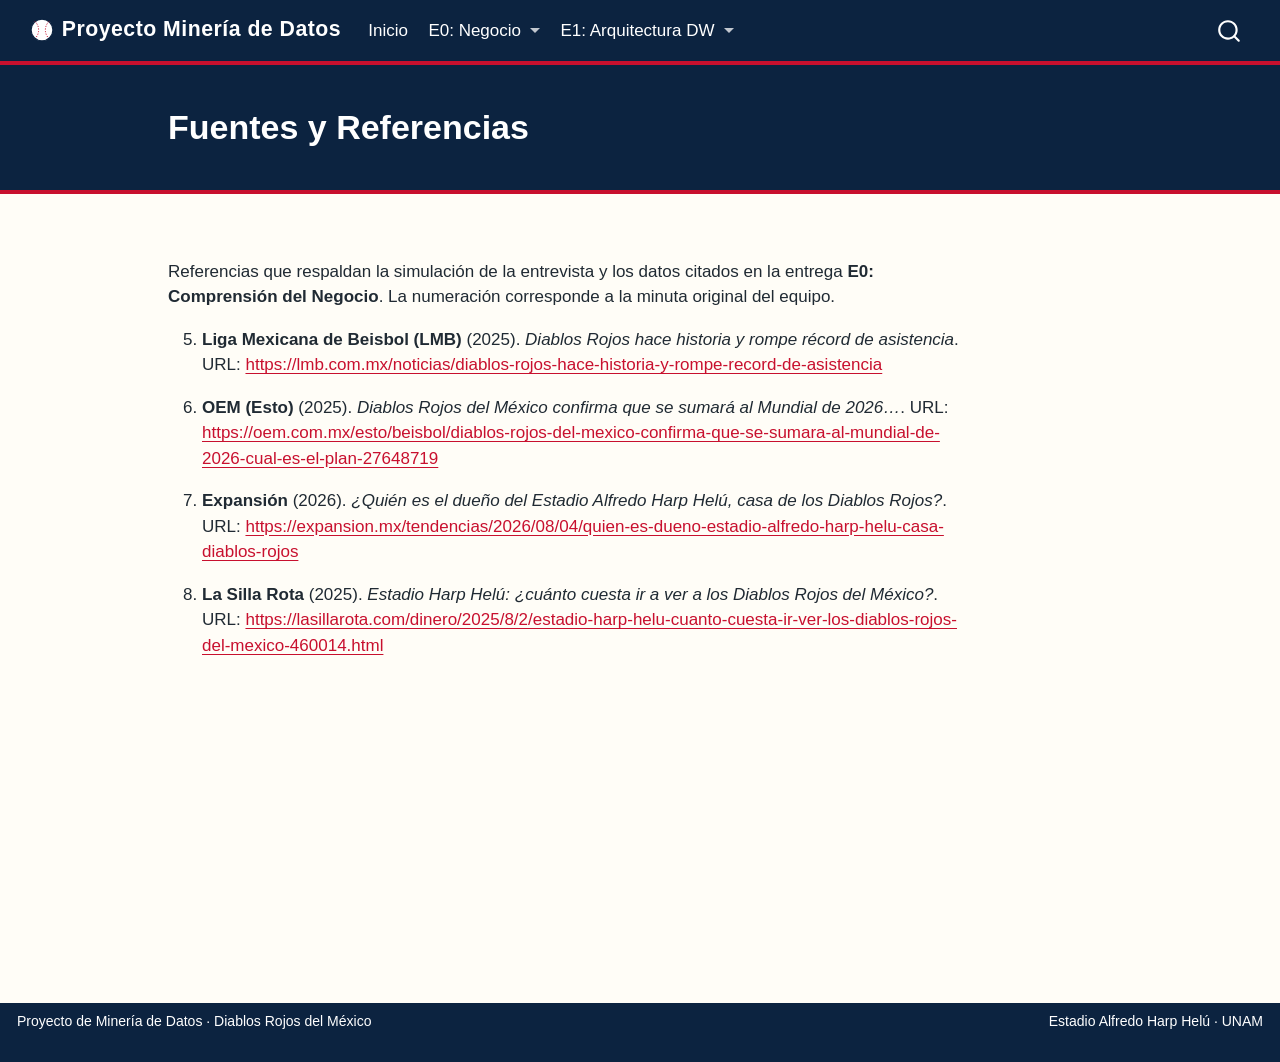
<file: docs/entregas/E0_comprension_negocio/fuentes.html>
<!DOCTYPE html>
<html xmlns="http://www.w3.org/1999/xhtml" lang="es" xml:lang="es"><head>

<meta charset="utf-8">
<meta name="generator" content="quarto-1.10.19">

<meta name="viewport" content="width=device-width, initial-scale=1.0, user-scalable=yes">


<title>Fuentes y Referencias – Proyecto Minería de Datos</title>
<style>
/* Default styles provided by pandoc.
** See https://pandoc.org/MANUAL.html#variables-for-html for config info.
*/
span.smallcaps{font-variant: small-caps;}
div.columns{display: flex; gap: 1.5em;}
div.column{flex: auto;}
@media screen {
div.columns{gap: min(4vw, 1.5em);}
div.column{overflow-x: auto;}
}
div.hanging-indent{margin-left: 1.5em; text-indent: -1.5em;}
ul.task-list{list-style: none;}
ul.task-list li input[type="checkbox"] {
  width: 0.8em;
  margin: 0 0.8em 0.2em -1em; /* quarto-specific, see https://github.com/quarto-dev/quarto-cli/issues/4556 */ 
  vertical-align: middle;
}
</style>


<script src="../../site_libs/quarto-nav/quarto-nav.js"></script>
<script src="../../site_libs/quarto-nav/headroom.min.js"></script>
<script src="../../site_libs/clipboard/clipboard.min.js"></script>
<script src="../../site_libs/quarto-search/autocomplete.umd.js"></script>
<script src="../../site_libs/quarto-search/fuse.min.js"></script>
<script src="../../site_libs/quarto-search/quarto-search.js"></script>
<meta name="quarto:offset" content="../../">
<link href="../../images/baseball.svg" rel="icon" type="image/svg+xml">
<script src="../../site_libs/quarto-html/quarto.js" type="module"></script>
<script src="../../site_libs/quarto-html/tabsets/tabsets.js" type="module"></script>
<script src="../../site_libs/quarto-html/popper.min.js"></script>
<script src="../../site_libs/quarto-html/tippy.umd.min.js"></script>
<script src="../../site_libs/quarto-html/anchor.min.js"></script>
<link href="../../site_libs/quarto-html/tippy.css" rel="stylesheet">
<link href="../../site_libs/quarto-html/quarto-syntax-highlighting-bf27225e3a48a9273f3daa8f8e829971.css" rel="stylesheet" id="quarto-text-highlighting-styles">
<script src="../../site_libs/bootstrap/bootstrap.min.js"></script>
<link href="../../site_libs/bootstrap/bootstrap-icons.css" rel="stylesheet">
<link href="../../site_libs/bootstrap/bootstrap-fb70c40dc7482c689762369618a42d12.min.css" rel="stylesheet" append-hash="true" id="quarto-bootstrap" data-mode="light">
<script id="quarto-search-options" type="application/json">{
  "location": "navbar",
  "copy-button": false,
  "collapse-after": 3,
  "panel-placement": "end",
  "type": "overlay",
  "limit": 50,
  "keyboard-shortcut": [
    "f",
    "/",
    "s"
  ],
  "show-item-context": false,
  "language": {
    "search-no-results-text": "No se han encontrado resultados",
    "search-matching-documents-text": "documentos encontrados",
    "search-copy-link-title": "Copiar el enlace en la búsqueda",
    "search-hide-matches-text": "Ocultar resultados adicionales",
    "search-more-match-text": "resultado adicional en este documento",
    "search-more-matches-text": "resultados adicionales en este documento",
    "search-clear-button-title": "Borrar",
    "search-text-placeholder": "",
    "search-detached-cancel-button-title": "Cancelar",
    "search-submit-button-title": "Enviar",
    "search-label": "Buscar"
  }
}</script>
<style>

      .quarto-title-block .quarto-title-banner h1,
      .quarto-title-block .quarto-title-banner h2,
      .quarto-title-block .quarto-title-banner h3,
      .quarto-title-block .quarto-title-banner h4,
      .quarto-title-block .quarto-title-banner h5,
      .quarto-title-block .quarto-title-banner h6
      {
        color: #ffffff;
      }

      .quarto-title-block .quarto-title-banner {
        color: #ffffff;
background: #0c2340;
      }
</style>


</head>

<body class="nav-fixed quarto-light">

<div id="quarto-search-results"></div>
  <header id="quarto-header" class="headroom fixed-top quarto-banner">
    <nav class="navbar navbar-expand-lg " data-bs-theme="dark">
      <div class="navbar-container container-fluid">
      <div class="navbar-brand-container mx-auto">
    <a href="../../index.html" class="navbar-brand navbar-brand-logo">
    <img src="../../images/baseball.svg" alt="Pelota de béisbol" class="navbar-logo light-content">
    <img src="../../images/baseball.svg" alt="Pelota de béisbol" class="navbar-logo dark-content">
    </a>
    <a class="navbar-brand" href="../../index.html">
    <span class="navbar-title">Proyecto Minería de Datos</span>
    </a>
  </div>
            <div id="quarto-search" class="" title="Buscar"></div>
          <button class="navbar-toggler" type="button" data-bs-toggle="collapse" data-bs-target="#navbarCollapse" aria-controls="navbarCollapse" role="menu" aria-expanded="false" aria-label="Navegación de palanca" onclick="if (window.quartoToggleHeadroom) { window.quartoToggleHeadroom(); }">
  <span class="navbar-toggler-icon"></span>
</button>
          <div class="collapse navbar-collapse" id="navbarCollapse">
            <ul class="navbar-nav navbar-nav-scroll me-auto">
  <li class="nav-item">
    <a class="nav-link" href="../../index.html"> 
<span class="menu-text">Inicio</span></a>
  </li>  
  <li class="nav-item dropdown ">
    <a class="nav-link dropdown-toggle" href="#" id="nav-menu-e0-negocio" role="link" data-bs-toggle="dropdown" aria-expanded="false">
 <span class="menu-text">E0: Negocio</span>
    </a>
    <ul class="dropdown-menu" aria-labelledby="nav-menu-e0-negocio">    
        <li>
    <a class="dropdown-item" href="../../entregas/E0_comprension_negocio/bitacora.html">
 <span class="dropdown-text">Bitácora</span></a>
  </li>  
        <li>
    <a class="dropdown-item" href="../../entregas/E0_comprension_negocio/canvas.html">
 <span class="dropdown-text">Canvas</span></a>
  </li>  
        <li>
    <a class="dropdown-item" href="../../entregas/E0_comprension_negocio/preguntas.html">
 <span class="dropdown-text">Preguntas</span></a>
  </li>  
        <li>
    <a class="dropdown-item" href="../../entregas/E0_comprension_negocio/criterio_exito.html">
 <span class="dropdown-text">Criterio Éxito</span></a>
  </li>  
        <li>
    <a class="dropdown-item" href="../../entregas/E0_comprension_negocio/riesgos_supuestos.html">
 <span class="dropdown-text">Riesgos</span></a>
  </li>  
        <li>
    <a class="dropdown-item" href="../../entregas/E0_comprension_negocio/fuentes.html">
 <span class="dropdown-text">Fuentes</span></a>
  </li>  
        <li>
    <a class="dropdown-item" href="../../entregas/E0_comprension_negocio/uso_ia.html">
 <span class="dropdown-text">Uso IA</span></a>
  </li>  
    </ul>
  </li>
  <li class="nav-item dropdown ">
    <a class="nav-link dropdown-toggle" href="#" id="nav-menu-e1-arquitectura-dw" role="link" data-bs-toggle="dropdown" aria-expanded="false">
 <span class="menu-text">E1: Arquitectura DW</span>
    </a>
    <ul class="dropdown-menu" aria-labelledby="nav-menu-e1-arquitectura-dw">    
        <li>
    <a class="dropdown-item" href="../../entregas/E1_arquitectura_dw/fuentes.html">
 <span class="dropdown-text">Fuentes de Datos</span></a>
  </li>  
        <li>
    <a class="dropdown-item" href="../../entregas/E1_arquitectura_dw/arquitectura.html">
 <span class="dropdown-text">Arquitectura 3 Capas</span></a>
  </li>  
        <li>
    <a class="dropdown-item" href="../../entregas/E1_arquitectura_dw/estrella.html">
 <span class="dropdown-text">Esquema Estrella</span></a>
  </li>  
        <li>
    <a class="dropdown-item" href="../../entregas/E1_arquitectura_dw/trazabilidad.html">
 <span class="dropdown-text">Trazabilidad</span></a>
  </li>  
        <li>
    <a class="dropdown-item" href="../../entregas/E1_arquitectura_dw/pivote.html">
 <span class="dropdown-text">Pivote por Datos</span></a>
  </li>  
        <li>
    <a class="dropdown-item" href="../../entregas/E1_arquitectura_dw/uso_ia.html">
 <span class="dropdown-text">Uso IA</span></a>
  </li>  
    </ul>
  </li>
</ul>
          </div> <!-- /navcollapse -->
            <div class="quarto-navbar-tools">
</div>
      </div> <!-- /container-fluid -->
    </nav>
</header>
<!-- content -->
<header id="title-block-header" class="quarto-title-block default page-columns page-full">
  <div class="quarto-title-banner page-columns page-full">
    <div class="quarto-title column-body">
      <h1 class="title">Fuentes y Referencias</h1>
                      </div>
  </div>
    
  
  <div class="quarto-title-meta">

      
    
      
    </div>
    
  
  </header><div id="quarto-content" class="quarto-container page-columns page-rows-contents page-layout-article page-navbar">
<!-- sidebar -->
<!-- margin-sidebar -->
    <div id="quarto-margin-sidebar" class="sidebar margin-sidebar zindex-bottom">
        
    </div>
<!-- main -->
<main class="content quarto-banner-title-block" id="quarto-document-content">





<p>Referencias que respaldan la simulación de la entrevista y los datos citados en la entrega <strong>E0: Comprensión del Negocio</strong>. La numeración corresponde a la minuta original del equipo.</p>
<ol start="5" type="1">
<li><p><strong>Liga Mexicana de Beisbol (LMB)</strong> (2025). <em>Diablos Rojos hace historia y rompe récord de asistencia</em>. URL: <a href="https://lmb.com.mx/noticias/diablos-rojos-hace-historia-y-rompe-record-de-asistencia" class="uri">https://lmb.com.mx/noticias/diablos-rojos-hace-historia-y-rompe-record-de-asistencia</a></p></li>
<li><p><strong>OEM (Esto)</strong> (2025). <em>Diablos Rojos del México confirma que se sumará al Mundial de 2026…</em>. URL: <a href="https://oem.com.mx/esto/beisbol/diablos-rojos-del-mexico-confirma-que-se-sumara-al-mundial-de-2026-cual-es-el-plan-27648719" class="uri">https://oem.com.mx/esto/beisbol/diablos-rojos-del-mexico-confirma-que-se-sumara-al-mundial-de-2026-cual-es-el-plan-27648719</a></p></li>
<li><p><strong>Expansión</strong> (2026). <em>¿Quién es el dueño del Estadio Alfredo Harp Helú, casa de los Diablos Rojos?</em>. URL: <a href="https://expansion.mx/tendencias/2026/08/04/quien-es-dueno-estadio-alfredo-harp-helu-casa-diablos-rojos" class="uri">https://expansion.mx/tendencias/2026/08/04/quien-es-dueno-estadio-alfredo-harp-helu-casa-diablos-rojos</a></p></li>
<li><p><strong>La Silla Rota</strong> (2025). <em>Estadio Harp Helú: ¿cuánto cuesta ir a ver a los Diablos Rojos del México?</em>. URL: <a href="https://lasillarota.com/dinero/2025/8/2/estadio-harp-helu-cuanto-cuesta-ir-ver-los-diablos-rojos-del-mexico-460014.html" class="uri">https://lasillarota.com/dinero/2025/8/2/estadio-harp-helu-cuanto-cuesta-ir-ver-los-diablos-rojos-del-mexico-460014.html</a></p></li>
</ol>



</main> <!-- /main -->
<script id="quarto-html-after-body" type="application/javascript">
  window.document.addEventListener("DOMContentLoaded", function (event) {
    const icon = "";
    const anchorJS = new window.AnchorJS();
    anchorJS.options = {
      placement: 'right',
      icon: icon
    };
    anchorJS.add('.anchored');
    const isCodeAnnotation = (el) => {
      for (const clz of el.classList) {
        if (clz.startsWith('code-annotation-')) {                     
          return true;
        }
      }
      return false;
    }
    const onCopySuccess = function(e) {
      // button target
      const button = e.trigger;
      // don't keep focus
      button.blur();
      // flash "checked"
      button.classList.add('code-copy-button-checked');
      var currentTitle = button.getAttribute("title");
      button.setAttribute("title", "Copiado");
      let tooltip;
      if (window.bootstrap) {
        button.setAttribute("data-bs-toggle", "tooltip");
        button.setAttribute("data-bs-placement", "left");
        button.setAttribute("data-bs-title", "Copiado");
        tooltip = new bootstrap.Tooltip(button, 
          { trigger: "manual", 
            customClass: "code-copy-button-tooltip",
            offset: [0, -8]});
        tooltip.show();    
      }
      setTimeout(function() {
        if (tooltip) {
          tooltip.hide();
          button.removeAttribute("data-bs-title");
          button.removeAttribute("data-bs-toggle");
          button.removeAttribute("data-bs-placement");
        }
        button.setAttribute("title", currentTitle);
        button.classList.remove('code-copy-button-checked');
      }, 1000);
      // clear code selection
      e.clearSelection();
    }
    const getTextToCopy = function(trigger) {
      const outerScaffold = trigger.parentElement.cloneNode(true);
      const codeEl = outerScaffold.querySelector('code');
      for (const childEl of codeEl.children) {
        if (isCodeAnnotation(childEl)) {
          childEl.remove();
        }
      }
      return codeEl.innerText;
    }
    const clipboard = new window.ClipboardJS('.code-copy-button:not([data-in-quarto-modal])', {
      text: getTextToCopy
    });
    clipboard.on('success', onCopySuccess);
    if (window.document.getElementById('quarto-embedded-source-code-modal')) {
      const clipboardModal = new window.ClipboardJS('.code-copy-button[data-in-quarto-modal]', {
        text: getTextToCopy,
        container: window.document.getElementById('quarto-embedded-source-code-modal')
      });
      clipboardModal.on('success', onCopySuccess);
    }
      var localhostRegex = new RegExp(/^(?:http|https):\/\/localhost\:?[0-9]*\//);
      var mailtoRegex = new RegExp(/^mailto:/);
        var filterRegex = new RegExp('/' + window.location.host + '/');
      var isInternal = (href) => {
          return filterRegex.test(href) || localhostRegex.test(href) || mailtoRegex.test(href);
      }
      // Inspect non-navigation links and adorn them if external
     var links = window.document.querySelectorAll('a[href]:not(.nav-link):not(.navbar-brand):not(.toc-action):not(.sidebar-link):not(.sidebar-item-toggle):not(.pagination-link):not(.no-external):not([aria-hidden]):not(.dropdown-item):not(.quarto-navigation-tool):not(.about-link)');
      for (var i=0; i<links.length; i++) {
        const link = links[i];
        if (!isInternal(link.href)) {
          // undo the damage that might have been done by quarto-nav.js in the case of
          // links that we want to consider external
          if (link.dataset.originalHref !== undefined) {
            link.href = link.dataset.originalHref;
          }
        }
      }
    function tippyHover(el, contentFn, onTriggerFn, onUntriggerFn) {
      const config = {
        allowHTML: true,
        maxWidth: 500,
        delay: 100,
        arrow: false,
        appendTo: function(el) {
            return el.parentElement;
        },
        interactive: true,
        interactiveBorder: 10,
        theme: 'quarto',
        placement: 'bottom-start',
      };
      if (contentFn) {
        config.content = contentFn;
      }
      if (onTriggerFn) {
        config.onTrigger = onTriggerFn;
      }
      if (onUntriggerFn) {
        config.onUntrigger = onUntriggerFn;
      }
      window.tippy(el, config); 
    }
    const noterefs = window.document.querySelectorAll('a[role="doc-noteref"]');
    for (var i=0; i<noterefs.length; i++) {
      const ref = noterefs[i];
      tippyHover(ref, function() {
        // use id or data attribute instead here
        let href = ref.getAttribute('data-footnote-href') || ref.getAttribute('href');
        try { href = new URL(href).hash; } catch {}
        const id = href.replace(/^#\/?/, "");
        const note = window.document.getElementById(id);
        if (note) {
          return note.innerHTML;
        } else {
          return "";
        }
      });
    }
    const xrefs = window.document.querySelectorAll('a.quarto-xref');
    const processXRef = (id, note) => {
      // Strip column container classes
      const stripColumnClz = (el) => {
        el.classList.remove("page-full", "page-columns");
        if (el.children) {
          for (const child of el.children) {
            stripColumnClz(child);
          }
        }
      }
      stripColumnClz(note)
      if (id === null || id.startsWith('sec-')) {
        // Special case sections, only their first couple elements
        const container = document.createElement("div");
        if (note.children && note.children.length > 2) {
          container.appendChild(note.children[0].cloneNode(true));
          for (let i = 1; i < note.children.length; i++) {
            const child = note.children[i];
            if (child.tagName === "P" && child.innerText === "") {
              continue;
            } else {
              container.appendChild(child.cloneNode(true));
              break;
            }
          }
          if (window.Quarto?.typesetMath) {
            window.Quarto.typesetMath(container);
          }
          return container.innerHTML
        } else {
          if (window.Quarto?.typesetMath) {
            window.Quarto.typesetMath(note);
          }
          return note.innerHTML;
        }
      } else {
        // Remove any anchor links if they are present
        const anchorLink = note.querySelector('a.anchorjs-link');
        if (anchorLink) {
          anchorLink.remove();
        }
        if (window.Quarto?.typesetMath) {
          window.Quarto.typesetMath(note);
        }
        if (note.classList.contains("callout")) {
          return note.outerHTML;
        } else {
          return note.innerHTML;
        }
      }
    }
    for (var i=0; i<xrefs.length; i++) {
      const xref = xrefs[i];
      tippyHover(xref, undefined, function(instance) {
        instance.disable();
        let url = xref.getAttribute('href');
        let hash = undefined; 
        if (url.startsWith('#')) {
          hash = url;
        } else {
          try { hash = new URL(url).hash; } catch {}
        }
        if (hash) {
          const id = hash.replace(/^#\/?/, "");
          const note = window.document.getElementById(id);
          if (note !== null) {
            try {
              const html = processXRef(id, note.cloneNode(true));
              instance.setContent(html);
            } finally {
              instance.enable();
              instance.show();
            }
          } else {
            // See if we can fetch this
            fetch(url.split('#')[0])
            .then(res => res.text())
            .then(html => {
              const parser = new DOMParser();
              const htmlDoc = parser.parseFromString(html, "text/html");
              const note = htmlDoc.getElementById(id);
              if (note !== null) {
                const html = processXRef(id, note);
                instance.setContent(html);
              } 
            }).finally(() => {
              instance.enable();
              instance.show();
            });
          }
        } else {
          // See if we can fetch a full url (with no hash to target)
          // This is a special case and we should probably do some content thinning / targeting
          fetch(url)
          .then(res => res.text())
          .then(html => {
            const parser = new DOMParser();
            const htmlDoc = parser.parseFromString(html, "text/html");
            const note = htmlDoc.querySelector('main.content');
            if (note !== null) {
              // This should only happen for chapter cross references
              // (since there is no id in the URL)
              // remove the first header
              if (note.children.length > 0 && note.children[0].tagName === "HEADER") {
                note.children[0].remove();
              }
              const html = processXRef(null, note);
              instance.setContent(html);
            } 
          }).finally(() => {
            instance.enable();
            instance.show();
          });
        }
      }, function(instance) {
      });
    }
        let selectedAnnoteEl;
        const selectorForAnnotation = ( cell, annotation) => {
          let cellAttr = 'data-code-cell="' + cell + '"';
          let lineAttr = 'data-code-annotation="' +  annotation + '"';
          const selector = 'span[' + cellAttr + '][' + lineAttr + ']';
          return selector;
        }
        const selectCodeLines = (annoteEl) => {
          const doc = window.document;
          const targetCell = annoteEl.getAttribute("data-target-cell");
          const targetAnnotation = annoteEl.getAttribute("data-target-annotation");
          const annoteSpan = window.document.querySelector(selectorForAnnotation(targetCell, targetAnnotation));
          const lines = annoteSpan.getAttribute("data-code-lines").split(",");
          const lineIds = lines.map((line) => {
            return targetCell + "-" + line;
          })
          let top = null;
          let height = null;
          let parent = null;
          if (lineIds.length > 0) {
              //compute the position of the single el (top and bottom and make a div)
              const el = window.document.getElementById(lineIds[0]);
              top = el.offsetTop;
              height = el.offsetHeight;
              parent = el.parentElement.parentElement;
            if (lineIds.length > 1) {
              const lastEl = window.document.getElementById(lineIds[lineIds.length - 1]);
              const bottom = lastEl.offsetTop + lastEl.offsetHeight;
              height = bottom - top;
            }
            if (top !== null && height !== null && parent !== null) {
              // cook up a div (if necessary) and position it 
              let div = window.document.getElementById("code-annotation-line-highlight");
              if (div === null) {
                div = window.document.createElement("div");
                div.setAttribute("id", "code-annotation-line-highlight");
                div.style.position = 'absolute';
                parent.appendChild(div);
              }
              div.style.top = top - 2 + "px";
              div.style.height = height + 4 + "px";
              div.style.left = 0;
              let gutterDiv = window.document.getElementById("code-annotation-line-highlight-gutter");
              if (gutterDiv === null) {
                gutterDiv = window.document.createElement("div");
                gutterDiv.setAttribute("id", "code-annotation-line-highlight-gutter");
                gutterDiv.style.position = 'absolute';
                const codeCell = window.document.getElementById(targetCell);
                const gutter = codeCell.querySelector('.code-annotation-gutter');
                gutter.appendChild(gutterDiv);
              }
              gutterDiv.style.top = top - 2 + "px";
              gutterDiv.style.height = height + 4 + "px";
            }
            selectedAnnoteEl = annoteEl;
          }
        };
        const unselectCodeLines = () => {
          const elementsIds = ["code-annotation-line-highlight", "code-annotation-line-highlight-gutter"];
          elementsIds.forEach((elId) => {
            const div = window.document.getElementById(elId);
            if (div) {
              div.remove();
            }
          });
          selectedAnnoteEl = undefined;
        };
          // Handle positioning of the toggle
      window.addEventListener(
        "resize",
        throttle(() => {
          elRect = undefined;
          if (selectedAnnoteEl) {
            selectCodeLines(selectedAnnoteEl);
          }
        }, 10)
      );
      function throttle(fn, ms) {
      let throttle = false;
      let timer;
        return (...args) => {
          if(!throttle) { // first call gets through
              fn.apply(this, args);
              throttle = true;
          } else { // all the others get throttled
              if(timer) clearTimeout(timer); // cancel #2
              timer = setTimeout(() => {
                fn.apply(this, args);
                timer = throttle = false;
              }, ms);
          }
        };
      }
        // Attach click handler to the DT
        const annoteDls = window.document.querySelectorAll('dt[data-target-cell]');
        for (const annoteDlNode of annoteDls) {
          annoteDlNode.addEventListener('click', (event) => {
            const clickedEl = event.target;
            if (clickedEl !== selectedAnnoteEl) {
              unselectCodeLines();
              const activeEl = window.document.querySelector('dt[data-target-cell].code-annotation-active');
              if (activeEl) {
                activeEl.classList.remove('code-annotation-active');
              }
              selectCodeLines(clickedEl);
              clickedEl.classList.add('code-annotation-active');
            } else {
              // Unselect the line
              unselectCodeLines();
              clickedEl.classList.remove('code-annotation-active');
            }
          });
        }
    const findCites = (el) => {
      const parentEl = el.parentElement;
      if (parentEl) {
        const cites = parentEl.dataset.cites;
        if (cites) {
          return {
            el,
            cites: cites.split(' ')
          };
        } else {
          return findCites(el.parentElement)
        }
      } else {
        return undefined;
      }
    };
    var bibliorefs = window.document.querySelectorAll('a[role="doc-biblioref"]');
    for (var i=0; i<bibliorefs.length; i++) {
      const ref = bibliorefs[i];
      const citeInfo = findCites(ref);
      if (citeInfo) {
        tippyHover(citeInfo.el, function() {
          var popup = window.document.createElement('div');
          citeInfo.cites.forEach(function(cite) {
            var citeDiv = window.document.createElement('div');
            citeDiv.classList.add('hanging-indent');
            citeDiv.classList.add('csl-entry');
            var biblioDiv = window.document.getElementById('ref-' + cite);
            if (biblioDiv) {
              citeDiv.innerHTML = biblioDiv.innerHTML;
            }
            popup.appendChild(citeDiv);
          });
          return popup.innerHTML;
        });
      }
    }
  });
  </script>
</div> <!-- /content -->
<footer class="footer">
  <div class="nav-footer">
    <div class="nav-footer-left">
<p>Proyecto de Minería de Datos · Diablos Rojos del México</p>
</div>   
    <div class="nav-footer-center">
      &nbsp;
    </div>
    <div class="nav-footer-right">
<p>Estadio Alfredo Harp Helú · UNAM</p>
</div>
  </div>
</footer>




</body></html>
</file>
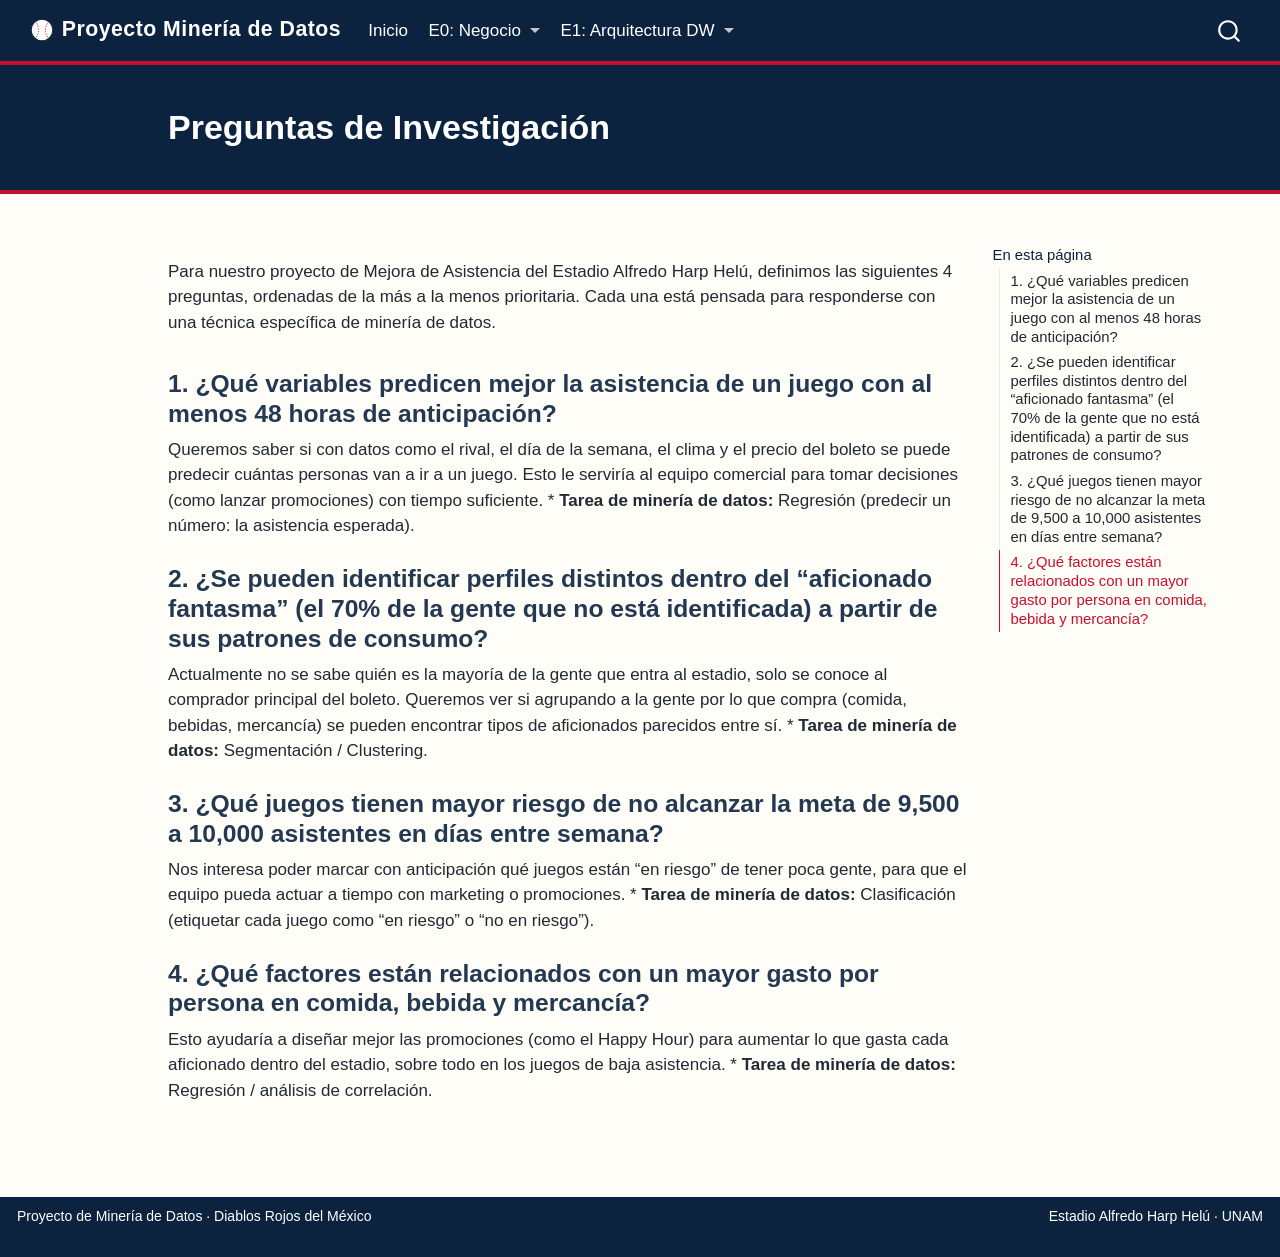
<file: docs/entregas/E0_comprension_negocio/preguntas.html>
<!DOCTYPE html>
<html xmlns="http://www.w3.org/1999/xhtml" lang="es" xml:lang="es"><head>

<meta charset="utf-8">
<meta name="generator" content="quarto-1.10.19">

<meta name="viewport" content="width=device-width, initial-scale=1.0, user-scalable=yes">


<title>Preguntas de Investigación – Proyecto Minería de Datos</title>
<style>
/* Default styles provided by pandoc.
** See https://pandoc.org/MANUAL.html#variables-for-html for config info.
*/
span.smallcaps{font-variant: small-caps;}
div.columns{display: flex; gap: 1.5em;}
div.column{flex: auto;}
@media screen {
div.columns{gap: min(4vw, 1.5em);}
div.column{overflow-x: auto;}
}
div.hanging-indent{margin-left: 1.5em; text-indent: -1.5em;}
ul.task-list{list-style: none;}
ul.task-list li input[type="checkbox"] {
  width: 0.8em;
  margin: 0 0.8em 0.2em -1em; /* quarto-specific, see https://github.com/quarto-dev/quarto-cli/issues/4556 */ 
  vertical-align: middle;
}
</style>


<script src="../../site_libs/quarto-nav/quarto-nav.js"></script>
<script src="../../site_libs/quarto-nav/headroom.min.js"></script>
<script src="../../site_libs/clipboard/clipboard.min.js"></script>
<script src="../../site_libs/quarto-search/autocomplete.umd.js"></script>
<script src="../../site_libs/quarto-search/fuse.min.js"></script>
<script src="../../site_libs/quarto-search/quarto-search.js"></script>
<meta name="quarto:offset" content="../../">
<link href="../../images/baseball.svg" rel="icon" type="image/svg+xml">
<script src="../../site_libs/quarto-html/quarto.js" type="module"></script>
<script src="../../site_libs/quarto-html/tabsets/tabsets.js" type="module"></script>
<script src="../../site_libs/quarto-html/popper.min.js"></script>
<script src="../../site_libs/quarto-html/tippy.umd.min.js"></script>
<script src="../../site_libs/quarto-html/anchor.min.js"></script>
<link href="../../site_libs/quarto-html/tippy.css" rel="stylesheet">
<link href="../../site_libs/quarto-html/quarto-syntax-highlighting-bf27225e3a48a9273f3daa8f8e829971.css" rel="stylesheet" id="quarto-text-highlighting-styles">
<script src="../../site_libs/bootstrap/bootstrap.min.js"></script>
<link href="../../site_libs/bootstrap/bootstrap-icons.css" rel="stylesheet">
<link href="../../site_libs/bootstrap/bootstrap-fb70c40dc7482c689762369618a42d12.min.css" rel="stylesheet" append-hash="true" id="quarto-bootstrap" data-mode="light">
<script id="quarto-search-options" type="application/json">{
  "location": "navbar",
  "copy-button": false,
  "collapse-after": 3,
  "panel-placement": "end",
  "type": "overlay",
  "limit": 50,
  "keyboard-shortcut": [
    "f",
    "/",
    "s"
  ],
  "show-item-context": false,
  "language": {
    "search-no-results-text": "No se han encontrado resultados",
    "search-matching-documents-text": "documentos encontrados",
    "search-copy-link-title": "Copiar el enlace en la búsqueda",
    "search-hide-matches-text": "Ocultar resultados adicionales",
    "search-more-match-text": "resultado adicional en este documento",
    "search-more-matches-text": "resultados adicionales en este documento",
    "search-clear-button-title": "Borrar",
    "search-text-placeholder": "",
    "search-detached-cancel-button-title": "Cancelar",
    "search-submit-button-title": "Enviar",
    "search-label": "Buscar"
  }
}</script>
<style>

      .quarto-title-block .quarto-title-banner h1,
      .quarto-title-block .quarto-title-banner h2,
      .quarto-title-block .quarto-title-banner h3,
      .quarto-title-block .quarto-title-banner h4,
      .quarto-title-block .quarto-title-banner h5,
      .quarto-title-block .quarto-title-banner h6
      {
        color: #ffffff;
      }

      .quarto-title-block .quarto-title-banner {
        color: #ffffff;
background: #0c2340;
      }
</style>


</head>

<body class="nav-fixed quarto-light">

<div id="quarto-search-results"></div>
  <header id="quarto-header" class="headroom fixed-top quarto-banner">
    <nav class="navbar navbar-expand-lg " data-bs-theme="dark">
      <div class="navbar-container container-fluid">
      <div class="navbar-brand-container mx-auto">
    <a href="../../index.html" class="navbar-brand navbar-brand-logo">
    <img src="../../images/baseball.svg" alt="Pelota de béisbol" class="navbar-logo light-content">
    <img src="../../images/baseball.svg" alt="Pelota de béisbol" class="navbar-logo dark-content">
    </a>
    <a class="navbar-brand" href="../../index.html">
    <span class="navbar-title">Proyecto Minería de Datos</span>
    </a>
  </div>
            <div id="quarto-search" class="" title="Buscar"></div>
          <button class="navbar-toggler" type="button" data-bs-toggle="collapse" data-bs-target="#navbarCollapse" aria-controls="navbarCollapse" role="menu" aria-expanded="false" aria-label="Navegación de palanca" onclick="if (window.quartoToggleHeadroom) { window.quartoToggleHeadroom(); }">
  <span class="navbar-toggler-icon"></span>
</button>
          <div class="collapse navbar-collapse" id="navbarCollapse">
            <ul class="navbar-nav navbar-nav-scroll me-auto">
  <li class="nav-item">
    <a class="nav-link" href="../../index.html"> 
<span class="menu-text">Inicio</span></a>
  </li>  
  <li class="nav-item dropdown ">
    <a class="nav-link dropdown-toggle" href="#" id="nav-menu-e0-negocio" role="link" data-bs-toggle="dropdown" aria-expanded="false">
 <span class="menu-text">E0: Negocio</span>
    </a>
    <ul class="dropdown-menu" aria-labelledby="nav-menu-e0-negocio">    
        <li>
    <a class="dropdown-item" href="../../entregas/E0_comprension_negocio/bitacora.html">
 <span class="dropdown-text">Bitácora</span></a>
  </li>  
        <li>
    <a class="dropdown-item" href="../../entregas/E0_comprension_negocio/canvas.html">
 <span class="dropdown-text">Canvas</span></a>
  </li>  
        <li>
    <a class="dropdown-item" href="../../entregas/E0_comprension_negocio/preguntas.html">
 <span class="dropdown-text">Preguntas</span></a>
  </li>  
        <li>
    <a class="dropdown-item" href="../../entregas/E0_comprension_negocio/criterio_exito.html">
 <span class="dropdown-text">Criterio Éxito</span></a>
  </li>  
        <li>
    <a class="dropdown-item" href="../../entregas/E0_comprension_negocio/riesgos_supuestos.html">
 <span class="dropdown-text">Riesgos</span></a>
  </li>  
        <li>
    <a class="dropdown-item" href="../../entregas/E0_comprension_negocio/fuentes.html">
 <span class="dropdown-text">Fuentes</span></a>
  </li>  
        <li>
    <a class="dropdown-item" href="../../entregas/E0_comprension_negocio/uso_ia.html">
 <span class="dropdown-text">Uso IA</span></a>
  </li>  
    </ul>
  </li>
  <li class="nav-item dropdown ">
    <a class="nav-link dropdown-toggle" href="#" id="nav-menu-e1-arquitectura-dw" role="link" data-bs-toggle="dropdown" aria-expanded="false">
 <span class="menu-text">E1: Arquitectura DW</span>
    </a>
    <ul class="dropdown-menu" aria-labelledby="nav-menu-e1-arquitectura-dw">    
        <li>
    <a class="dropdown-item" href="../../entregas/E1_arquitectura_dw/fuentes.html">
 <span class="dropdown-text">Fuentes de Datos</span></a>
  </li>  
        <li>
    <a class="dropdown-item" href="../../entregas/E1_arquitectura_dw/arquitectura.html">
 <span class="dropdown-text">Arquitectura 3 Capas</span></a>
  </li>  
        <li>
    <a class="dropdown-item" href="../../entregas/E1_arquitectura_dw/estrella.html">
 <span class="dropdown-text">Esquema Estrella</span></a>
  </li>  
        <li>
    <a class="dropdown-item" href="../../entregas/E1_arquitectura_dw/trazabilidad.html">
 <span class="dropdown-text">Trazabilidad</span></a>
  </li>  
        <li>
    <a class="dropdown-item" href="../../entregas/E1_arquitectura_dw/pivote.html">
 <span class="dropdown-text">Pivote por Datos</span></a>
  </li>  
        <li>
    <a class="dropdown-item" href="../../entregas/E1_arquitectura_dw/uso_ia.html">
 <span class="dropdown-text">Uso IA</span></a>
  </li>  
    </ul>
  </li>
</ul>
          </div> <!-- /navcollapse -->
            <div class="quarto-navbar-tools">
</div>
      </div> <!-- /container-fluid -->
    </nav>
</header>
<!-- content -->
<header id="title-block-header" class="quarto-title-block default page-columns page-full">
  <div class="quarto-title-banner page-columns page-full">
    <div class="quarto-title column-body">
      <h1 class="title">Preguntas de Investigación</h1>
                      </div>
  </div>
    
  
  <div class="quarto-title-meta">

      
    
      
    </div>
    
  
  </header><div id="quarto-content" class="quarto-container page-columns page-rows-contents page-layout-article page-navbar">
<!-- sidebar -->
<!-- margin-sidebar -->
    <div id="quarto-margin-sidebar" class="sidebar margin-sidebar">
        <nav id="TOC" role="doc-toc" class="toc-active">
    <h2 id="toc-title">En esta página</h2>
   
  <ul>
  <li><a href="#qué-variables-predicen-mejor-la-asistencia-de-un-juego-con-al-menos-48-horas-de-anticipación" id="toc-qué-variables-predicen-mejor-la-asistencia-de-un-juego-con-al-menos-48-horas-de-anticipación" class="nav-link active" data-scroll-target="#qué-variables-predicen-mejor-la-asistencia-de-un-juego-con-al-menos-48-horas-de-anticipación">1. ¿Qué variables predicen mejor la asistencia de un juego con al menos 48 horas de anticipación?</a></li>
  <li><a href="#se-pueden-identificar-perfiles-distintos-dentro-del-aficionado-fantasma-el-70-de-la-gente-que-no-está-identificada-a-partir-de-sus-patrones-de-consumo" id="toc-se-pueden-identificar-perfiles-distintos-dentro-del-aficionado-fantasma-el-70-de-la-gente-que-no-está-identificada-a-partir-de-sus-patrones-de-consumo" class="nav-link" data-scroll-target="#se-pueden-identificar-perfiles-distintos-dentro-del-aficionado-fantasma-el-70-de-la-gente-que-no-está-identificada-a-partir-de-sus-patrones-de-consumo">2. ¿Se pueden identificar perfiles distintos dentro del “aficionado fantasma” (el 70% de la gente que no está identificada) a partir de sus patrones de consumo?</a></li>
  <li><a href="#qué-juegos-tienen-mayor-riesgo-de-no-alcanzar-la-meta-de-9500-a-10000-asistentes-en-días-entre-semana" id="toc-qué-juegos-tienen-mayor-riesgo-de-no-alcanzar-la-meta-de-9500-a-10000-asistentes-en-días-entre-semana" class="nav-link" data-scroll-target="#qué-juegos-tienen-mayor-riesgo-de-no-alcanzar-la-meta-de-9500-a-10000-asistentes-en-días-entre-semana">3. ¿Qué juegos tienen mayor riesgo de no alcanzar la meta de 9,500 a 10,000 asistentes en días entre semana?</a></li>
  <li><a href="#qué-factores-están-relacionados-con-un-mayor-gasto-por-persona-en-comida-bebida-y-mercancía" id="toc-qué-factores-están-relacionados-con-un-mayor-gasto-por-persona-en-comida-bebida-y-mercancía" class="nav-link" data-scroll-target="#qué-factores-están-relacionados-con-un-mayor-gasto-por-persona-en-comida-bebida-y-mercancía">4. ¿Qué factores están relacionados con un mayor gasto por persona en comida, bebida y mercancía?</a></li>
  </ul>
</nav>
    </div>
<!-- main -->
<main class="content quarto-banner-title-block" id="quarto-document-content">





<p>Para nuestro proyecto de Mejora de Asistencia del Estadio Alfredo Harp Helú, definimos las siguientes 4 preguntas, ordenadas de la más a la menos prioritaria. Cada una está pensada para responderse con una técnica específica de minería de datos.</p>
<section id="qué-variables-predicen-mejor-la-asistencia-de-un-juego-con-al-menos-48-horas-de-anticipación" class="level3">
<h3 class="anchored" data-anchor-id="qué-variables-predicen-mejor-la-asistencia-de-un-juego-con-al-menos-48-horas-de-anticipación">1. ¿Qué variables predicen mejor la asistencia de un juego con al menos 48 horas de anticipación?</h3>
<p>Queremos saber si con datos como el rival, el día de la semana, el clima y el precio del boleto se puede predecir cuántas personas van a ir a un juego. Esto le serviría al equipo comercial para tomar decisiones (como lanzar promociones) con tiempo suficiente. * <strong>Tarea de minería de datos:</strong> Regresión (predecir un número: la asistencia esperada).</p>
</section>
<section id="se-pueden-identificar-perfiles-distintos-dentro-del-aficionado-fantasma-el-70-de-la-gente-que-no-está-identificada-a-partir-de-sus-patrones-de-consumo" class="level3">
<h3 class="anchored" data-anchor-id="se-pueden-identificar-perfiles-distintos-dentro-del-aficionado-fantasma-el-70-de-la-gente-que-no-está-identificada-a-partir-de-sus-patrones-de-consumo">2. ¿Se pueden identificar perfiles distintos dentro del “aficionado fantasma” (el 70% de la gente que no está identificada) a partir de sus patrones de consumo?</h3>
<p>Actualmente no se sabe quién es la mayoría de la gente que entra al estadio, solo se conoce al comprador principal del boleto. Queremos ver si agrupando a la gente por lo que compra (comida, bebidas, mercancía) se pueden encontrar tipos de aficionados parecidos entre sí. * <strong>Tarea de minería de datos:</strong> Segmentación / Clustering.</p>
</section>
<section id="qué-juegos-tienen-mayor-riesgo-de-no-alcanzar-la-meta-de-9500-a-10000-asistentes-en-días-entre-semana" class="level3">
<h3 class="anchored" data-anchor-id="qué-juegos-tienen-mayor-riesgo-de-no-alcanzar-la-meta-de-9500-a-10000-asistentes-en-días-entre-semana">3. ¿Qué juegos tienen mayor riesgo de no alcanzar la meta de 9,500 a 10,000 asistentes en días entre semana?</h3>
<p>Nos interesa poder marcar con anticipación qué juegos están “en riesgo” de tener poca gente, para que el equipo pueda actuar a tiempo con marketing o promociones. * <strong>Tarea de minería de datos:</strong> Clasificación (etiquetar cada juego como “en riesgo” o “no en riesgo”).</p>
</section>
<section id="qué-factores-están-relacionados-con-un-mayor-gasto-por-persona-en-comida-bebida-y-mercancía" class="level3">
<h3 class="anchored" data-anchor-id="qué-factores-están-relacionados-con-un-mayor-gasto-por-persona-en-comida-bebida-y-mercancía">4. ¿Qué factores están relacionados con un mayor gasto por persona en comida, bebida y mercancía?</h3>
<p>Esto ayudaría a diseñar mejor las promociones (como el Happy Hour) para aumentar lo que gasta cada aficionado dentro del estadio, sobre todo en los juegos de baja asistencia. * <strong>Tarea de minería de datos:</strong> Regresión / análisis de correlación.</p>


</section>

</main> <!-- /main -->
<script id="quarto-html-after-body" type="application/javascript">
  window.document.addEventListener("DOMContentLoaded", function (event) {
    const icon = "";
    const anchorJS = new window.AnchorJS();
    anchorJS.options = {
      placement: 'right',
      icon: icon
    };
    anchorJS.add('.anchored');
    const isCodeAnnotation = (el) => {
      for (const clz of el.classList) {
        if (clz.startsWith('code-annotation-')) {                     
          return true;
        }
      }
      return false;
    }
    const onCopySuccess = function(e) {
      // button target
      const button = e.trigger;
      // don't keep focus
      button.blur();
      // flash "checked"
      button.classList.add('code-copy-button-checked');
      var currentTitle = button.getAttribute("title");
      button.setAttribute("title", "Copiado");
      let tooltip;
      if (window.bootstrap) {
        button.setAttribute("data-bs-toggle", "tooltip");
        button.setAttribute("data-bs-placement", "left");
        button.setAttribute("data-bs-title", "Copiado");
        tooltip = new bootstrap.Tooltip(button, 
          { trigger: "manual", 
            customClass: "code-copy-button-tooltip",
            offset: [0, -8]});
        tooltip.show();    
      }
      setTimeout(function() {
        if (tooltip) {
          tooltip.hide();
          button.removeAttribute("data-bs-title");
          button.removeAttribute("data-bs-toggle");
          button.removeAttribute("data-bs-placement");
        }
        button.setAttribute("title", currentTitle);
        button.classList.remove('code-copy-button-checked');
      }, 1000);
      // clear code selection
      e.clearSelection();
    }
    const getTextToCopy = function(trigger) {
      const outerScaffold = trigger.parentElement.cloneNode(true);
      const codeEl = outerScaffold.querySelector('code');
      for (const childEl of codeEl.children) {
        if (isCodeAnnotation(childEl)) {
          childEl.remove();
        }
      }
      return codeEl.innerText;
    }
    const clipboard = new window.ClipboardJS('.code-copy-button:not([data-in-quarto-modal])', {
      text: getTextToCopy
    });
    clipboard.on('success', onCopySuccess);
    if (window.document.getElementById('quarto-embedded-source-code-modal')) {
      const clipboardModal = new window.ClipboardJS('.code-copy-button[data-in-quarto-modal]', {
        text: getTextToCopy,
        container: window.document.getElementById('quarto-embedded-source-code-modal')
      });
      clipboardModal.on('success', onCopySuccess);
    }
      var localhostRegex = new RegExp(/^(?:http|https):\/\/localhost\:?[0-9]*\//);
      var mailtoRegex = new RegExp(/^mailto:/);
        var filterRegex = new RegExp('/' + window.location.host + '/');
      var isInternal = (href) => {
          return filterRegex.test(href) || localhostRegex.test(href) || mailtoRegex.test(href);
      }
      // Inspect non-navigation links and adorn them if external
     var links = window.document.querySelectorAll('a[href]:not(.nav-link):not(.navbar-brand):not(.toc-action):not(.sidebar-link):not(.sidebar-item-toggle):not(.pagination-link):not(.no-external):not([aria-hidden]):not(.dropdown-item):not(.quarto-navigation-tool):not(.about-link)');
      for (var i=0; i<links.length; i++) {
        const link = links[i];
        if (!isInternal(link.href)) {
          // undo the damage that might have been done by quarto-nav.js in the case of
          // links that we want to consider external
          if (link.dataset.originalHref !== undefined) {
            link.href = link.dataset.originalHref;
          }
        }
      }
    function tippyHover(el, contentFn, onTriggerFn, onUntriggerFn) {
      const config = {
        allowHTML: true,
        maxWidth: 500,
        delay: 100,
        arrow: false,
        appendTo: function(el) {
            return el.parentElement;
        },
        interactive: true,
        interactiveBorder: 10,
        theme: 'quarto',
        placement: 'bottom-start',
      };
      if (contentFn) {
        config.content = contentFn;
      }
      if (onTriggerFn) {
        config.onTrigger = onTriggerFn;
      }
      if (onUntriggerFn) {
        config.onUntrigger = onUntriggerFn;
      }
      window.tippy(el, config); 
    }
    const noterefs = window.document.querySelectorAll('a[role="doc-noteref"]');
    for (var i=0; i<noterefs.length; i++) {
      const ref = noterefs[i];
      tippyHover(ref, function() {
        // use id or data attribute instead here
        let href = ref.getAttribute('data-footnote-href') || ref.getAttribute('href');
        try { href = new URL(href).hash; } catch {}
        const id = href.replace(/^#\/?/, "");
        const note = window.document.getElementById(id);
        if (note) {
          return note.innerHTML;
        } else {
          return "";
        }
      });
    }
    const xrefs = window.document.querySelectorAll('a.quarto-xref');
    const processXRef = (id, note) => {
      // Strip column container classes
      const stripColumnClz = (el) => {
        el.classList.remove("page-full", "page-columns");
        if (el.children) {
          for (const child of el.children) {
            stripColumnClz(child);
          }
        }
      }
      stripColumnClz(note)
      if (id === null || id.startsWith('sec-')) {
        // Special case sections, only their first couple elements
        const container = document.createElement("div");
        if (note.children && note.children.length > 2) {
          container.appendChild(note.children[0].cloneNode(true));
          for (let i = 1; i < note.children.length; i++) {
            const child = note.children[i];
            if (child.tagName === "P" && child.innerText === "") {
              continue;
            } else {
              container.appendChild(child.cloneNode(true));
              break;
            }
          }
          if (window.Quarto?.typesetMath) {
            window.Quarto.typesetMath(container);
          }
          return container.innerHTML
        } else {
          if (window.Quarto?.typesetMath) {
            window.Quarto.typesetMath(note);
          }
          return note.innerHTML;
        }
      } else {
        // Remove any anchor links if they are present
        const anchorLink = note.querySelector('a.anchorjs-link');
        if (anchorLink) {
          anchorLink.remove();
        }
        if (window.Quarto?.typesetMath) {
          window.Quarto.typesetMath(note);
        }
        if (note.classList.contains("callout")) {
          return note.outerHTML;
        } else {
          return note.innerHTML;
        }
      }
    }
    for (var i=0; i<xrefs.length; i++) {
      const xref = xrefs[i];
      tippyHover(xref, undefined, function(instance) {
        instance.disable();
        let url = xref.getAttribute('href');
        let hash = undefined; 
        if (url.startsWith('#')) {
          hash = url;
        } else {
          try { hash = new URL(url).hash; } catch {}
        }
        if (hash) {
          const id = hash.replace(/^#\/?/, "");
          const note = window.document.getElementById(id);
          if (note !== null) {
            try {
              const html = processXRef(id, note.cloneNode(true));
              instance.setContent(html);
            } finally {
              instance.enable();
              instance.show();
            }
          } else {
            // See if we can fetch this
            fetch(url.split('#')[0])
            .then(res => res.text())
            .then(html => {
              const parser = new DOMParser();
              const htmlDoc = parser.parseFromString(html, "text/html");
              const note = htmlDoc.getElementById(id);
              if (note !== null) {
                const html = processXRef(id, note);
                instance.setContent(html);
              } 
            }).finally(() => {
              instance.enable();
              instance.show();
            });
          }
        } else {
          // See if we can fetch a full url (with no hash to target)
          // This is a special case and we should probably do some content thinning / targeting
          fetch(url)
          .then(res => res.text())
          .then(html => {
            const parser = new DOMParser();
            const htmlDoc = parser.parseFromString(html, "text/html");
            const note = htmlDoc.querySelector('main.content');
            if (note !== null) {
              // This should only happen for chapter cross references
              // (since there is no id in the URL)
              // remove the first header
              if (note.children.length > 0 && note.children[0].tagName === "HEADER") {
                note.children[0].remove();
              }
              const html = processXRef(null, note);
              instance.setContent(html);
            } 
          }).finally(() => {
            instance.enable();
            instance.show();
          });
        }
      }, function(instance) {
      });
    }
        let selectedAnnoteEl;
        const selectorForAnnotation = ( cell, annotation) => {
          let cellAttr = 'data-code-cell="' + cell + '"';
          let lineAttr = 'data-code-annotation="' +  annotation + '"';
          const selector = 'span[' + cellAttr + '][' + lineAttr + ']';
          return selector;
        }
        const selectCodeLines = (annoteEl) => {
          const doc = window.document;
          const targetCell = annoteEl.getAttribute("data-target-cell");
          const targetAnnotation = annoteEl.getAttribute("data-target-annotation");
          const annoteSpan = window.document.querySelector(selectorForAnnotation(targetCell, targetAnnotation));
          const lines = annoteSpan.getAttribute("data-code-lines").split(",");
          const lineIds = lines.map((line) => {
            return targetCell + "-" + line;
          })
          let top = null;
          let height = null;
          let parent = null;
          if (lineIds.length > 0) {
              //compute the position of the single el (top and bottom and make a div)
              const el = window.document.getElementById(lineIds[0]);
              top = el.offsetTop;
              height = el.offsetHeight;
              parent = el.parentElement.parentElement;
            if (lineIds.length > 1) {
              const lastEl = window.document.getElementById(lineIds[lineIds.length - 1]);
              const bottom = lastEl.offsetTop + lastEl.offsetHeight;
              height = bottom - top;
            }
            if (top !== null && height !== null && parent !== null) {
              // cook up a div (if necessary) and position it 
              let div = window.document.getElementById("code-annotation-line-highlight");
              if (div === null) {
                div = window.document.createElement("div");
                div.setAttribute("id", "code-annotation-line-highlight");
                div.style.position = 'absolute';
                parent.appendChild(div);
              }
              div.style.top = top - 2 + "px";
              div.style.height = height + 4 + "px";
              div.style.left = 0;
              let gutterDiv = window.document.getElementById("code-annotation-line-highlight-gutter");
              if (gutterDiv === null) {
                gutterDiv = window.document.createElement("div");
                gutterDiv.setAttribute("id", "code-annotation-line-highlight-gutter");
                gutterDiv.style.position = 'absolute';
                const codeCell = window.document.getElementById(targetCell);
                const gutter = codeCell.querySelector('.code-annotation-gutter');
                gutter.appendChild(gutterDiv);
              }
              gutterDiv.style.top = top - 2 + "px";
              gutterDiv.style.height = height + 4 + "px";
            }
            selectedAnnoteEl = annoteEl;
          }
        };
        const unselectCodeLines = () => {
          const elementsIds = ["code-annotation-line-highlight", "code-annotation-line-highlight-gutter"];
          elementsIds.forEach((elId) => {
            const div = window.document.getElementById(elId);
            if (div) {
              div.remove();
            }
          });
          selectedAnnoteEl = undefined;
        };
          // Handle positioning of the toggle
      window.addEventListener(
        "resize",
        throttle(() => {
          elRect = undefined;
          if (selectedAnnoteEl) {
            selectCodeLines(selectedAnnoteEl);
          }
        }, 10)
      );
      function throttle(fn, ms) {
      let throttle = false;
      let timer;
        return (...args) => {
          if(!throttle) { // first call gets through
              fn.apply(this, args);
              throttle = true;
          } else { // all the others get throttled
              if(timer) clearTimeout(timer); // cancel #2
              timer = setTimeout(() => {
                fn.apply(this, args);
                timer = throttle = false;
              }, ms);
          }
        };
      }
        // Attach click handler to the DT
        const annoteDls = window.document.querySelectorAll('dt[data-target-cell]');
        for (const annoteDlNode of annoteDls) {
          annoteDlNode.addEventListener('click', (event) => {
            const clickedEl = event.target;
            if (clickedEl !== selectedAnnoteEl) {
              unselectCodeLines();
              const activeEl = window.document.querySelector('dt[data-target-cell].code-annotation-active');
              if (activeEl) {
                activeEl.classList.remove('code-annotation-active');
              }
              selectCodeLines(clickedEl);
              clickedEl.classList.add('code-annotation-active');
            } else {
              // Unselect the line
              unselectCodeLines();
              clickedEl.classList.remove('code-annotation-active');
            }
          });
        }
    const findCites = (el) => {
      const parentEl = el.parentElement;
      if (parentEl) {
        const cites = parentEl.dataset.cites;
        if (cites) {
          return {
            el,
            cites: cites.split(' ')
          };
        } else {
          return findCites(el.parentElement)
        }
      } else {
        return undefined;
      }
    };
    var bibliorefs = window.document.querySelectorAll('a[role="doc-biblioref"]');
    for (var i=0; i<bibliorefs.length; i++) {
      const ref = bibliorefs[i];
      const citeInfo = findCites(ref);
      if (citeInfo) {
        tippyHover(citeInfo.el, function() {
          var popup = window.document.createElement('div');
          citeInfo.cites.forEach(function(cite) {
            var citeDiv = window.document.createElement('div');
            citeDiv.classList.add('hanging-indent');
            citeDiv.classList.add('csl-entry');
            var biblioDiv = window.document.getElementById('ref-' + cite);
            if (biblioDiv) {
              citeDiv.innerHTML = biblioDiv.innerHTML;
            }
            popup.appendChild(citeDiv);
          });
          return popup.innerHTML;
        });
      }
    }
  });
  </script>
</div> <!-- /content -->
<footer class="footer">
  <div class="nav-footer">
    <div class="nav-footer-left">
<p>Proyecto de Minería de Datos · Diablos Rojos del México</p>
</div>   
    <div class="nav-footer-center">
      &nbsp;
    </div>
    <div class="nav-footer-right">
<p>Estadio Alfredo Harp Helú · UNAM</p>
</div>
  </div>
</footer>




</body></html>
</file>
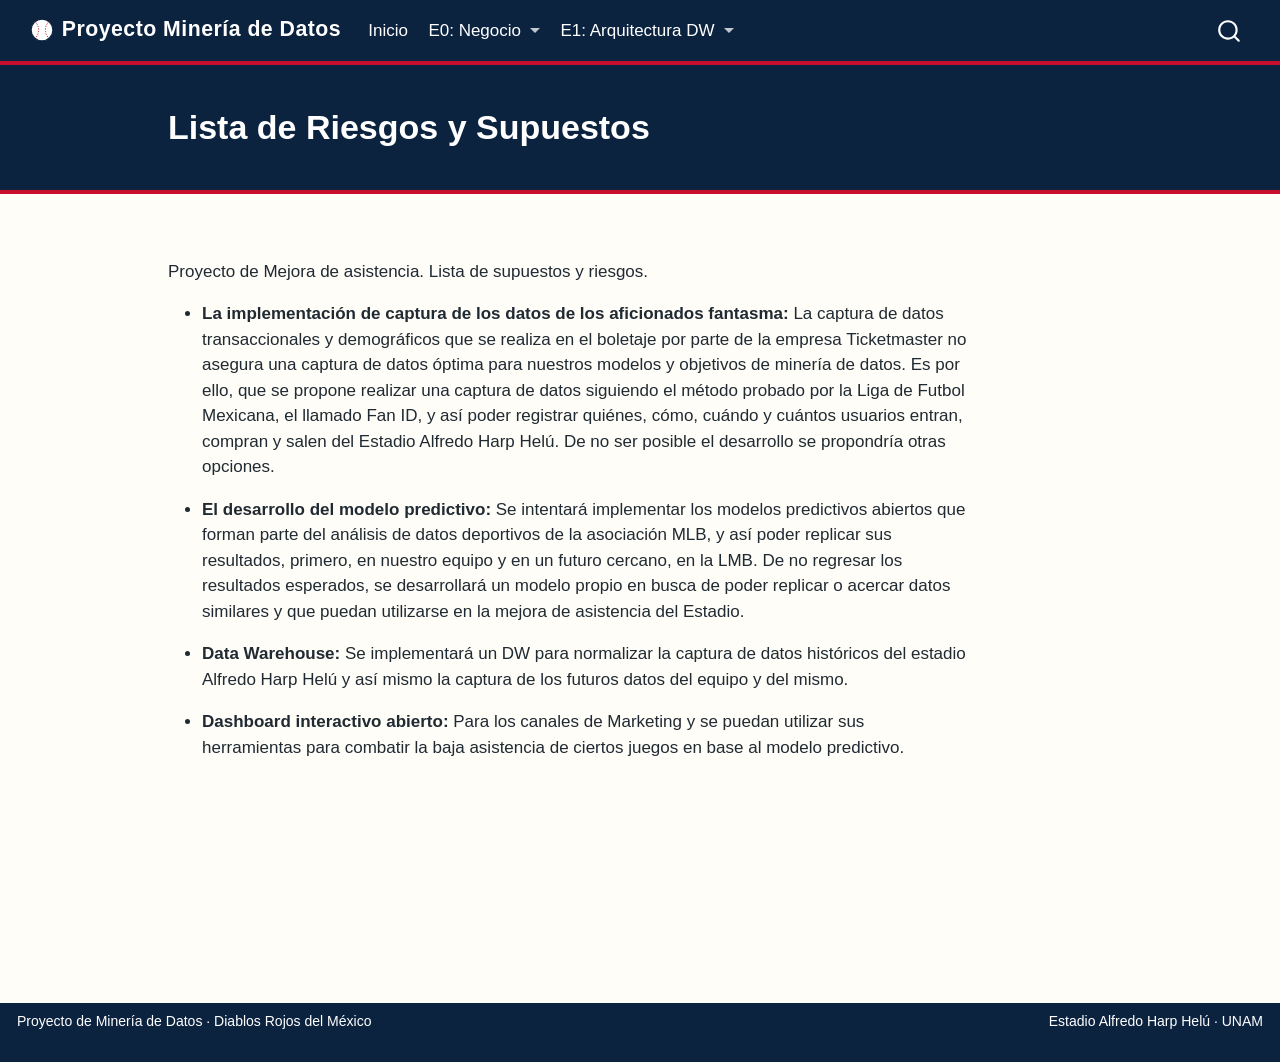
<file: docs/entregas/E0_comprension_negocio/riesgos_supuestos.html>
<!DOCTYPE html>
<html xmlns="http://www.w3.org/1999/xhtml" lang="es" xml:lang="es"><head>

<meta charset="utf-8">
<meta name="generator" content="quarto-1.10.19">

<meta name="viewport" content="width=device-width, initial-scale=1.0, user-scalable=yes">


<title>Lista de Riesgos y Supuestos – Proyecto Minería de Datos</title>
<style>
/* Default styles provided by pandoc.
** See https://pandoc.org/MANUAL.html#variables-for-html for config info.
*/
span.smallcaps{font-variant: small-caps;}
div.columns{display: flex; gap: 1.5em;}
div.column{flex: auto;}
@media screen {
div.columns{gap: min(4vw, 1.5em);}
div.column{overflow-x: auto;}
}
div.hanging-indent{margin-left: 1.5em; text-indent: -1.5em;}
ul.task-list{list-style: none;}
ul.task-list li input[type="checkbox"] {
  width: 0.8em;
  margin: 0 0.8em 0.2em -1em; /* quarto-specific, see https://github.com/quarto-dev/quarto-cli/issues/4556 */ 
  vertical-align: middle;
}
</style>


<script src="../../site_libs/quarto-nav/quarto-nav.js"></script>
<script src="../../site_libs/quarto-nav/headroom.min.js"></script>
<script src="../../site_libs/clipboard/clipboard.min.js"></script>
<script src="../../site_libs/quarto-search/autocomplete.umd.js"></script>
<script src="../../site_libs/quarto-search/fuse.min.js"></script>
<script src="../../site_libs/quarto-search/quarto-search.js"></script>
<meta name="quarto:offset" content="../../">
<link href="../../images/baseball.svg" rel="icon" type="image/svg+xml">
<script src="../../site_libs/quarto-html/quarto.js" type="module"></script>
<script src="../../site_libs/quarto-html/tabsets/tabsets.js" type="module"></script>
<script src="../../site_libs/quarto-html/popper.min.js"></script>
<script src="../../site_libs/quarto-html/tippy.umd.min.js"></script>
<script src="../../site_libs/quarto-html/anchor.min.js"></script>
<link href="../../site_libs/quarto-html/tippy.css" rel="stylesheet">
<link href="../../site_libs/quarto-html/quarto-syntax-highlighting-bf27225e3a48a9273f3daa8f8e829971.css" rel="stylesheet" id="quarto-text-highlighting-styles">
<script src="../../site_libs/bootstrap/bootstrap.min.js"></script>
<link href="../../site_libs/bootstrap/bootstrap-icons.css" rel="stylesheet">
<link href="../../site_libs/bootstrap/bootstrap-fb70c40dc7482c689762369618a42d12.min.css" rel="stylesheet" append-hash="true" id="quarto-bootstrap" data-mode="light">
<script id="quarto-search-options" type="application/json">{
  "location": "navbar",
  "copy-button": false,
  "collapse-after": 3,
  "panel-placement": "end",
  "type": "overlay",
  "limit": 50,
  "keyboard-shortcut": [
    "f",
    "/",
    "s"
  ],
  "show-item-context": false,
  "language": {
    "search-no-results-text": "No se han encontrado resultados",
    "search-matching-documents-text": "documentos encontrados",
    "search-copy-link-title": "Copiar el enlace en la búsqueda",
    "search-hide-matches-text": "Ocultar resultados adicionales",
    "search-more-match-text": "resultado adicional en este documento",
    "search-more-matches-text": "resultados adicionales en este documento",
    "search-clear-button-title": "Borrar",
    "search-text-placeholder": "",
    "search-detached-cancel-button-title": "Cancelar",
    "search-submit-button-title": "Enviar",
    "search-label": "Buscar"
  }
}</script>
<style>

      .quarto-title-block .quarto-title-banner h1,
      .quarto-title-block .quarto-title-banner h2,
      .quarto-title-block .quarto-title-banner h3,
      .quarto-title-block .quarto-title-banner h4,
      .quarto-title-block .quarto-title-banner h5,
      .quarto-title-block .quarto-title-banner h6
      {
        color: #ffffff;
      }

      .quarto-title-block .quarto-title-banner {
        color: #ffffff;
background: #0c2340;
      }
</style>


</head>

<body class="nav-fixed quarto-light">

<div id="quarto-search-results"></div>
  <header id="quarto-header" class="headroom fixed-top quarto-banner">
    <nav class="navbar navbar-expand-lg " data-bs-theme="dark">
      <div class="navbar-container container-fluid">
      <div class="navbar-brand-container mx-auto">
    <a href="../../index.html" class="navbar-brand navbar-brand-logo">
    <img src="../../images/baseball.svg" alt="Pelota de béisbol" class="navbar-logo light-content">
    <img src="../../images/baseball.svg" alt="Pelota de béisbol" class="navbar-logo dark-content">
    </a>
    <a class="navbar-brand" href="../../index.html">
    <span class="navbar-title">Proyecto Minería de Datos</span>
    </a>
  </div>
            <div id="quarto-search" class="" title="Buscar"></div>
          <button class="navbar-toggler" type="button" data-bs-toggle="collapse" data-bs-target="#navbarCollapse" aria-controls="navbarCollapse" role="menu" aria-expanded="false" aria-label="Navegación de palanca" onclick="if (window.quartoToggleHeadroom) { window.quartoToggleHeadroom(); }">
  <span class="navbar-toggler-icon"></span>
</button>
          <div class="collapse navbar-collapse" id="navbarCollapse">
            <ul class="navbar-nav navbar-nav-scroll me-auto">
  <li class="nav-item">
    <a class="nav-link" href="../../index.html"> 
<span class="menu-text">Inicio</span></a>
  </li>  
  <li class="nav-item dropdown ">
    <a class="nav-link dropdown-toggle" href="#" id="nav-menu-e0-negocio" role="link" data-bs-toggle="dropdown" aria-expanded="false">
 <span class="menu-text">E0: Negocio</span>
    </a>
    <ul class="dropdown-menu" aria-labelledby="nav-menu-e0-negocio">    
        <li>
    <a class="dropdown-item" href="../../entregas/E0_comprension_negocio/bitacora.html">
 <span class="dropdown-text">Bitácora</span></a>
  </li>  
        <li>
    <a class="dropdown-item" href="../../entregas/E0_comprension_negocio/canvas.html">
 <span class="dropdown-text">Canvas</span></a>
  </li>  
        <li>
    <a class="dropdown-item" href="../../entregas/E0_comprension_negocio/preguntas.html">
 <span class="dropdown-text">Preguntas</span></a>
  </li>  
        <li>
    <a class="dropdown-item" href="../../entregas/E0_comprension_negocio/criterio_exito.html">
 <span class="dropdown-text">Criterio Éxito</span></a>
  </li>  
        <li>
    <a class="dropdown-item" href="../../entregas/E0_comprension_negocio/riesgos_supuestos.html">
 <span class="dropdown-text">Riesgos</span></a>
  </li>  
        <li>
    <a class="dropdown-item" href="../../entregas/E0_comprension_negocio/fuentes.html">
 <span class="dropdown-text">Fuentes</span></a>
  </li>  
        <li>
    <a class="dropdown-item" href="../../entregas/E0_comprension_negocio/uso_ia.html">
 <span class="dropdown-text">Uso IA</span></a>
  </li>  
    </ul>
  </li>
  <li class="nav-item dropdown ">
    <a class="nav-link dropdown-toggle" href="#" id="nav-menu-e1-arquitectura-dw" role="link" data-bs-toggle="dropdown" aria-expanded="false">
 <span class="menu-text">E1: Arquitectura DW</span>
    </a>
    <ul class="dropdown-menu" aria-labelledby="nav-menu-e1-arquitectura-dw">    
        <li>
    <a class="dropdown-item" href="../../entregas/E1_arquitectura_dw/fuentes.html">
 <span class="dropdown-text">Fuentes de Datos</span></a>
  </li>  
        <li>
    <a class="dropdown-item" href="../../entregas/E1_arquitectura_dw/arquitectura.html">
 <span class="dropdown-text">Arquitectura 3 Capas</span></a>
  </li>  
        <li>
    <a class="dropdown-item" href="../../entregas/E1_arquitectura_dw/estrella.html">
 <span class="dropdown-text">Esquema Estrella</span></a>
  </li>  
        <li>
    <a class="dropdown-item" href="../../entregas/E1_arquitectura_dw/trazabilidad.html">
 <span class="dropdown-text">Trazabilidad</span></a>
  </li>  
        <li>
    <a class="dropdown-item" href="../../entregas/E1_arquitectura_dw/pivote.html">
 <span class="dropdown-text">Pivote por Datos</span></a>
  </li>  
        <li>
    <a class="dropdown-item" href="../../entregas/E1_arquitectura_dw/uso_ia.html">
 <span class="dropdown-text">Uso IA</span></a>
  </li>  
    </ul>
  </li>
</ul>
          </div> <!-- /navcollapse -->
            <div class="quarto-navbar-tools">
</div>
      </div> <!-- /container-fluid -->
    </nav>
</header>
<!-- content -->
<header id="title-block-header" class="quarto-title-block default page-columns page-full">
  <div class="quarto-title-banner page-columns page-full">
    <div class="quarto-title column-body">
      <h1 class="title">Lista de Riesgos y Supuestos</h1>
                      </div>
  </div>
    
  
  <div class="quarto-title-meta">

      
    
      
    </div>
    
  
  </header><div id="quarto-content" class="quarto-container page-columns page-rows-contents page-layout-article page-navbar">
<!-- sidebar -->
<!-- margin-sidebar -->
    <div id="quarto-margin-sidebar" class="sidebar margin-sidebar zindex-bottom">
        
    </div>
<!-- main -->
<main class="content quarto-banner-title-block" id="quarto-document-content">





<p>Proyecto de Mejora de asistencia. Lista de supuestos y riesgos.</p>
<ul>
<li><p><strong>La implementación de captura de los datos de los aficionados fantasma:</strong> La captura de datos transaccionales y demográficos que se realiza en el boletaje por parte de la empresa Ticketmaster no asegura una captura de datos óptima para nuestros modelos y objetivos de minería de datos. Es por ello, que se propone realizar una captura de datos siguiendo el método probado por la Liga de Futbol Mexicana, el llamado Fan ID, y así poder registrar quiénes, cómo, cuándo y cuántos usuarios entran, compran y salen del Estadio Alfredo Harp Helú. De no ser posible el desarrollo se propondría otras opciones.</p></li>
<li><p><strong>El desarrollo del modelo predictivo:</strong> Se intentará implementar los modelos predictivos abiertos que forman parte del análisis de datos deportivos de la asociación MLB, y así poder replicar sus resultados, primero, en nuestro equipo y en un futuro cercano, en la LMB. De no regresar los resultados esperados, se desarrollará un modelo propio en busca de poder replicar o acercar datos similares y que puedan utilizarse en la mejora de asistencia del Estadio.</p></li>
<li><p><strong>Data Warehouse:</strong> Se implementará un DW para normalizar la captura de datos históricos del estadio Alfredo Harp Helú y así mismo la captura de los futuros datos del equipo y del mismo.</p></li>
<li><p><strong>Dashboard interactivo abierto:</strong> Para los canales de Marketing y se puedan utilizar sus herramientas para combatir la baja asistencia de ciertos juegos en base al modelo predictivo.</p></li>
</ul>



</main> <!-- /main -->
<script id="quarto-html-after-body" type="application/javascript">
  window.document.addEventListener("DOMContentLoaded", function (event) {
    const icon = "";
    const anchorJS = new window.AnchorJS();
    anchorJS.options = {
      placement: 'right',
      icon: icon
    };
    anchorJS.add('.anchored');
    const isCodeAnnotation = (el) => {
      for (const clz of el.classList) {
        if (clz.startsWith('code-annotation-')) {                     
          return true;
        }
      }
      return false;
    }
    const onCopySuccess = function(e) {
      // button target
      const button = e.trigger;
      // don't keep focus
      button.blur();
      // flash "checked"
      button.classList.add('code-copy-button-checked');
      var currentTitle = button.getAttribute("title");
      button.setAttribute("title", "Copiado");
      let tooltip;
      if (window.bootstrap) {
        button.setAttribute("data-bs-toggle", "tooltip");
        button.setAttribute("data-bs-placement", "left");
        button.setAttribute("data-bs-title", "Copiado");
        tooltip = new bootstrap.Tooltip(button, 
          { trigger: "manual", 
            customClass: "code-copy-button-tooltip",
            offset: [0, -8]});
        tooltip.show();    
      }
      setTimeout(function() {
        if (tooltip) {
          tooltip.hide();
          button.removeAttribute("data-bs-title");
          button.removeAttribute("data-bs-toggle");
          button.removeAttribute("data-bs-placement");
        }
        button.setAttribute("title", currentTitle);
        button.classList.remove('code-copy-button-checked');
      }, 1000);
      // clear code selection
      e.clearSelection();
    }
    const getTextToCopy = function(trigger) {
      const outerScaffold = trigger.parentElement.cloneNode(true);
      const codeEl = outerScaffold.querySelector('code');
      for (const childEl of codeEl.children) {
        if (isCodeAnnotation(childEl)) {
          childEl.remove();
        }
      }
      return codeEl.innerText;
    }
    const clipboard = new window.ClipboardJS('.code-copy-button:not([data-in-quarto-modal])', {
      text: getTextToCopy
    });
    clipboard.on('success', onCopySuccess);
    if (window.document.getElementById('quarto-embedded-source-code-modal')) {
      const clipboardModal = new window.ClipboardJS('.code-copy-button[data-in-quarto-modal]', {
        text: getTextToCopy,
        container: window.document.getElementById('quarto-embedded-source-code-modal')
      });
      clipboardModal.on('success', onCopySuccess);
    }
      var localhostRegex = new RegExp(/^(?:http|https):\/\/localhost\:?[0-9]*\//);
      var mailtoRegex = new RegExp(/^mailto:/);
        var filterRegex = new RegExp('/' + window.location.host + '/');
      var isInternal = (href) => {
          return filterRegex.test(href) || localhostRegex.test(href) || mailtoRegex.test(href);
      }
      // Inspect non-navigation links and adorn them if external
     var links = window.document.querySelectorAll('a[href]:not(.nav-link):not(.navbar-brand):not(.toc-action):not(.sidebar-link):not(.sidebar-item-toggle):not(.pagination-link):not(.no-external):not([aria-hidden]):not(.dropdown-item):not(.quarto-navigation-tool):not(.about-link)');
      for (var i=0; i<links.length; i++) {
        const link = links[i];
        if (!isInternal(link.href)) {
          // undo the damage that might have been done by quarto-nav.js in the case of
          // links that we want to consider external
          if (link.dataset.originalHref !== undefined) {
            link.href = link.dataset.originalHref;
          }
        }
      }
    function tippyHover(el, contentFn, onTriggerFn, onUntriggerFn) {
      const config = {
        allowHTML: true,
        maxWidth: 500,
        delay: 100,
        arrow: false,
        appendTo: function(el) {
            return el.parentElement;
        },
        interactive: true,
        interactiveBorder: 10,
        theme: 'quarto',
        placement: 'bottom-start',
      };
      if (contentFn) {
        config.content = contentFn;
      }
      if (onTriggerFn) {
        config.onTrigger = onTriggerFn;
      }
      if (onUntriggerFn) {
        config.onUntrigger = onUntriggerFn;
      }
      window.tippy(el, config); 
    }
    const noterefs = window.document.querySelectorAll('a[role="doc-noteref"]');
    for (var i=0; i<noterefs.length; i++) {
      const ref = noterefs[i];
      tippyHover(ref, function() {
        // use id or data attribute instead here
        let href = ref.getAttribute('data-footnote-href') || ref.getAttribute('href');
        try { href = new URL(href).hash; } catch {}
        const id = href.replace(/^#\/?/, "");
        const note = window.document.getElementById(id);
        if (note) {
          return note.innerHTML;
        } else {
          return "";
        }
      });
    }
    const xrefs = window.document.querySelectorAll('a.quarto-xref');
    const processXRef = (id, note) => {
      // Strip column container classes
      const stripColumnClz = (el) => {
        el.classList.remove("page-full", "page-columns");
        if (el.children) {
          for (const child of el.children) {
            stripColumnClz(child);
          }
        }
      }
      stripColumnClz(note)
      if (id === null || id.startsWith('sec-')) {
        // Special case sections, only their first couple elements
        const container = document.createElement("div");
        if (note.children && note.children.length > 2) {
          container.appendChild(note.children[0].cloneNode(true));
          for (let i = 1; i < note.children.length; i++) {
            const child = note.children[i];
            if (child.tagName === "P" && child.innerText === "") {
              continue;
            } else {
              container.appendChild(child.cloneNode(true));
              break;
            }
          }
          if (window.Quarto?.typesetMath) {
            window.Quarto.typesetMath(container);
          }
          return container.innerHTML
        } else {
          if (window.Quarto?.typesetMath) {
            window.Quarto.typesetMath(note);
          }
          return note.innerHTML;
        }
      } else {
        // Remove any anchor links if they are present
        const anchorLink = note.querySelector('a.anchorjs-link');
        if (anchorLink) {
          anchorLink.remove();
        }
        if (window.Quarto?.typesetMath) {
          window.Quarto.typesetMath(note);
        }
        if (note.classList.contains("callout")) {
          return note.outerHTML;
        } else {
          return note.innerHTML;
        }
      }
    }
    for (var i=0; i<xrefs.length; i++) {
      const xref = xrefs[i];
      tippyHover(xref, undefined, function(instance) {
        instance.disable();
        let url = xref.getAttribute('href');
        let hash = undefined; 
        if (url.startsWith('#')) {
          hash = url;
        } else {
          try { hash = new URL(url).hash; } catch {}
        }
        if (hash) {
          const id = hash.replace(/^#\/?/, "");
          const note = window.document.getElementById(id);
          if (note !== null) {
            try {
              const html = processXRef(id, note.cloneNode(true));
              instance.setContent(html);
            } finally {
              instance.enable();
              instance.show();
            }
          } else {
            // See if we can fetch this
            fetch(url.split('#')[0])
            .then(res => res.text())
            .then(html => {
              const parser = new DOMParser();
              const htmlDoc = parser.parseFromString(html, "text/html");
              const note = htmlDoc.getElementById(id);
              if (note !== null) {
                const html = processXRef(id, note);
                instance.setContent(html);
              } 
            }).finally(() => {
              instance.enable();
              instance.show();
            });
          }
        } else {
          // See if we can fetch a full url (with no hash to target)
          // This is a special case and we should probably do some content thinning / targeting
          fetch(url)
          .then(res => res.text())
          .then(html => {
            const parser = new DOMParser();
            const htmlDoc = parser.parseFromString(html, "text/html");
            const note = htmlDoc.querySelector('main.content');
            if (note !== null) {
              // This should only happen for chapter cross references
              // (since there is no id in the URL)
              // remove the first header
              if (note.children.length > 0 && note.children[0].tagName === "HEADER") {
                note.children[0].remove();
              }
              const html = processXRef(null, note);
              instance.setContent(html);
            } 
          }).finally(() => {
            instance.enable();
            instance.show();
          });
        }
      }, function(instance) {
      });
    }
        let selectedAnnoteEl;
        const selectorForAnnotation = ( cell, annotation) => {
          let cellAttr = 'data-code-cell="' + cell + '"';
          let lineAttr = 'data-code-annotation="' +  annotation + '"';
          const selector = 'span[' + cellAttr + '][' + lineAttr + ']';
          return selector;
        }
        const selectCodeLines = (annoteEl) => {
          const doc = window.document;
          const targetCell = annoteEl.getAttribute("data-target-cell");
          const targetAnnotation = annoteEl.getAttribute("data-target-annotation");
          const annoteSpan = window.document.querySelector(selectorForAnnotation(targetCell, targetAnnotation));
          const lines = annoteSpan.getAttribute("data-code-lines").split(",");
          const lineIds = lines.map((line) => {
            return targetCell + "-" + line;
          })
          let top = null;
          let height = null;
          let parent = null;
          if (lineIds.length > 0) {
              //compute the position of the single el (top and bottom and make a div)
              const el = window.document.getElementById(lineIds[0]);
              top = el.offsetTop;
              height = el.offsetHeight;
              parent = el.parentElement.parentElement;
            if (lineIds.length > 1) {
              const lastEl = window.document.getElementById(lineIds[lineIds.length - 1]);
              const bottom = lastEl.offsetTop + lastEl.offsetHeight;
              height = bottom - top;
            }
            if (top !== null && height !== null && parent !== null) {
              // cook up a div (if necessary) and position it 
              let div = window.document.getElementById("code-annotation-line-highlight");
              if (div === null) {
                div = window.document.createElement("div");
                div.setAttribute("id", "code-annotation-line-highlight");
                div.style.position = 'absolute';
                parent.appendChild(div);
              }
              div.style.top = top - 2 + "px";
              div.style.height = height + 4 + "px";
              div.style.left = 0;
              let gutterDiv = window.document.getElementById("code-annotation-line-highlight-gutter");
              if (gutterDiv === null) {
                gutterDiv = window.document.createElement("div");
                gutterDiv.setAttribute("id", "code-annotation-line-highlight-gutter");
                gutterDiv.style.position = 'absolute';
                const codeCell = window.document.getElementById(targetCell);
                const gutter = codeCell.querySelector('.code-annotation-gutter');
                gutter.appendChild(gutterDiv);
              }
              gutterDiv.style.top = top - 2 + "px";
              gutterDiv.style.height = height + 4 + "px";
            }
            selectedAnnoteEl = annoteEl;
          }
        };
        const unselectCodeLines = () => {
          const elementsIds = ["code-annotation-line-highlight", "code-annotation-line-highlight-gutter"];
          elementsIds.forEach((elId) => {
            const div = window.document.getElementById(elId);
            if (div) {
              div.remove();
            }
          });
          selectedAnnoteEl = undefined;
        };
          // Handle positioning of the toggle
      window.addEventListener(
        "resize",
        throttle(() => {
          elRect = undefined;
          if (selectedAnnoteEl) {
            selectCodeLines(selectedAnnoteEl);
          }
        }, 10)
      );
      function throttle(fn, ms) {
      let throttle = false;
      let timer;
        return (...args) => {
          if(!throttle) { // first call gets through
              fn.apply(this, args);
              throttle = true;
          } else { // all the others get throttled
              if(timer) clearTimeout(timer); // cancel #2
              timer = setTimeout(() => {
                fn.apply(this, args);
                timer = throttle = false;
              }, ms);
          }
        };
      }
        // Attach click handler to the DT
        const annoteDls = window.document.querySelectorAll('dt[data-target-cell]');
        for (const annoteDlNode of annoteDls) {
          annoteDlNode.addEventListener('click', (event) => {
            const clickedEl = event.target;
            if (clickedEl !== selectedAnnoteEl) {
              unselectCodeLines();
              const activeEl = window.document.querySelector('dt[data-target-cell].code-annotation-active');
              if (activeEl) {
                activeEl.classList.remove('code-annotation-active');
              }
              selectCodeLines(clickedEl);
              clickedEl.classList.add('code-annotation-active');
            } else {
              // Unselect the line
              unselectCodeLines();
              clickedEl.classList.remove('code-annotation-active');
            }
          });
        }
    const findCites = (el) => {
      const parentEl = el.parentElement;
      if (parentEl) {
        const cites = parentEl.dataset.cites;
        if (cites) {
          return {
            el,
            cites: cites.split(' ')
          };
        } else {
          return findCites(el.parentElement)
        }
      } else {
        return undefined;
      }
    };
    var bibliorefs = window.document.querySelectorAll('a[role="doc-biblioref"]');
    for (var i=0; i<bibliorefs.length; i++) {
      const ref = bibliorefs[i];
      const citeInfo = findCites(ref);
      if (citeInfo) {
        tippyHover(citeInfo.el, function() {
          var popup = window.document.createElement('div');
          citeInfo.cites.forEach(function(cite) {
            var citeDiv = window.document.createElement('div');
            citeDiv.classList.add('hanging-indent');
            citeDiv.classList.add('csl-entry');
            var biblioDiv = window.document.getElementById('ref-' + cite);
            if (biblioDiv) {
              citeDiv.innerHTML = biblioDiv.innerHTML;
            }
            popup.appendChild(citeDiv);
          });
          return popup.innerHTML;
        });
      }
    }
  });
  </script>
</div> <!-- /content -->
<footer class="footer">
  <div class="nav-footer">
    <div class="nav-footer-left">
<p>Proyecto de Minería de Datos · Diablos Rojos del México</p>
</div>   
    <div class="nav-footer-center">
      &nbsp;
    </div>
    <div class="nav-footer-right">
<p>Estadio Alfredo Harp Helú · UNAM</p>
</div>
  </div>
</footer>




</body></html>
</file>
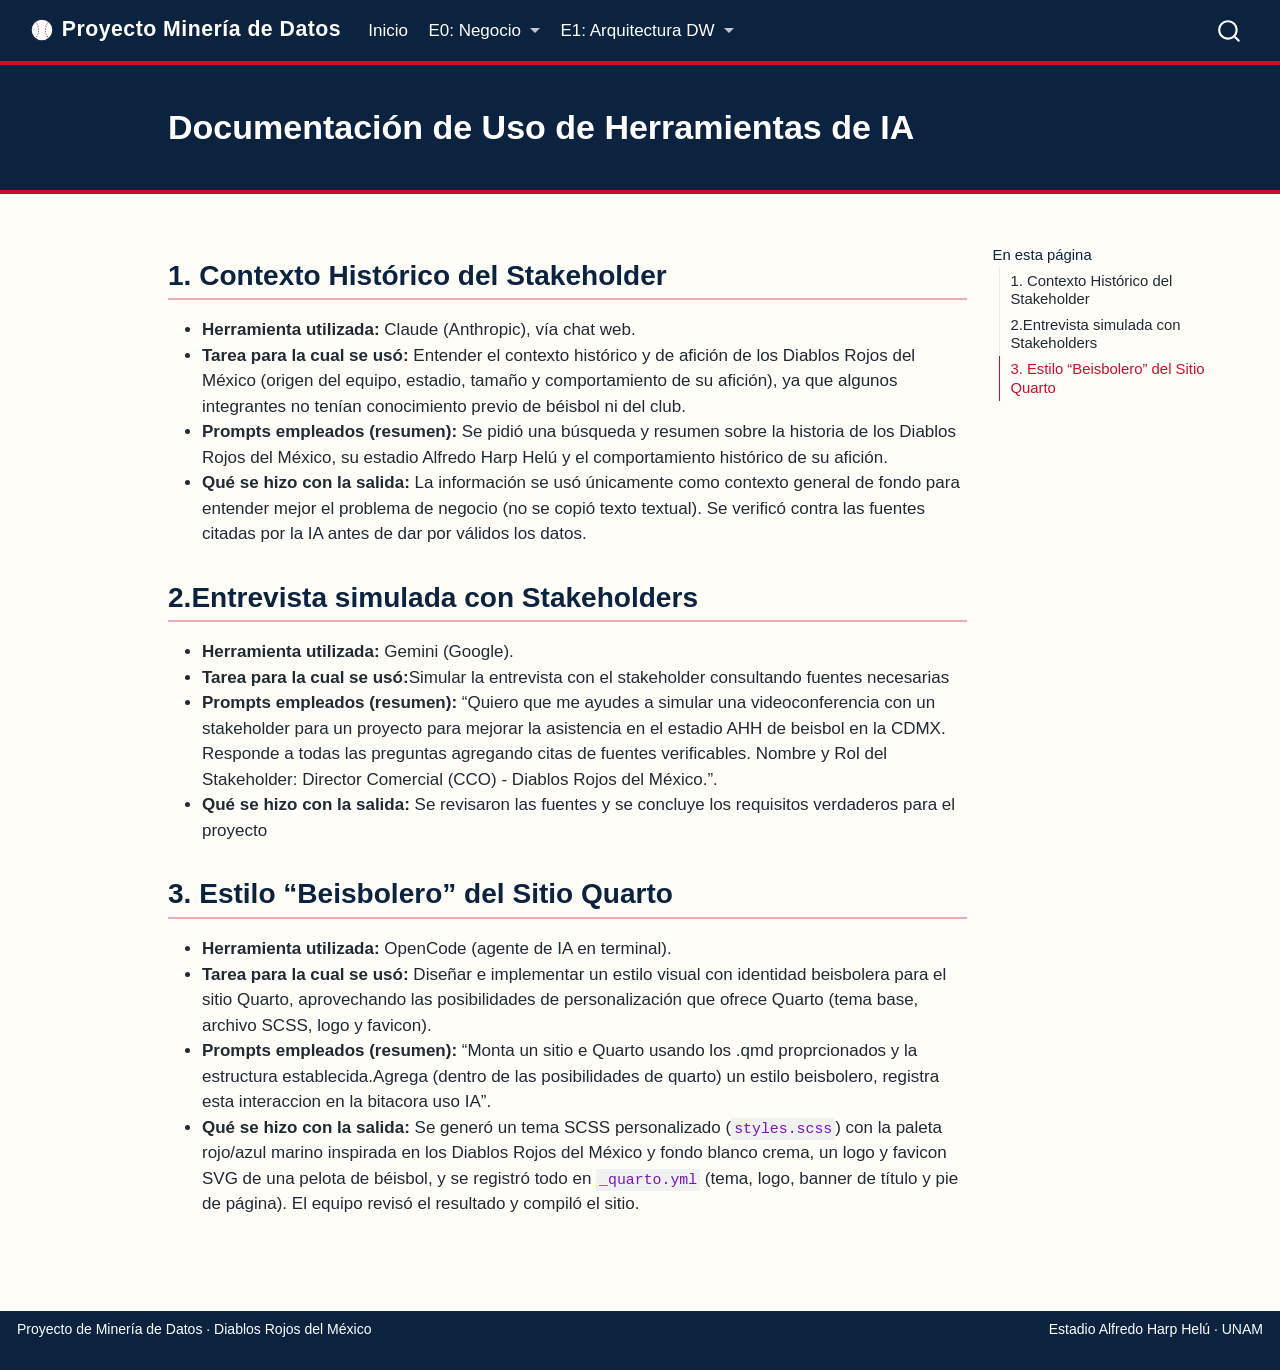
<file: docs/entregas/E0_comprension_negocio/uso_ia.html>
<!DOCTYPE html>
<html xmlns="http://www.w3.org/1999/xhtml" lang="es" xml:lang="es"><head>

<meta charset="utf-8">
<meta name="generator" content="quarto-1.10.19">

<meta name="viewport" content="width=device-width, initial-scale=1.0, user-scalable=yes">


<title>Documentación de Uso de Herramientas de IA – Proyecto Minería de Datos</title>
<style>
/* Default styles provided by pandoc.
** See https://pandoc.org/MANUAL.html#variables-for-html for config info.
*/
span.smallcaps{font-variant: small-caps;}
div.columns{display: flex; gap: 1.5em;}
div.column{flex: auto;}
@media screen {
div.columns{gap: min(4vw, 1.5em);}
div.column{overflow-x: auto;}
}
div.hanging-indent{margin-left: 1.5em; text-indent: -1.5em;}
ul.task-list{list-style: none;}
ul.task-list li input[type="checkbox"] {
  width: 0.8em;
  margin: 0 0.8em 0.2em -1em; /* quarto-specific, see https://github.com/quarto-dev/quarto-cli/issues/4556 */ 
  vertical-align: middle;
}
</style>


<script src="../../site_libs/quarto-nav/quarto-nav.js"></script>
<script src="../../site_libs/quarto-nav/headroom.min.js"></script>
<script src="../../site_libs/clipboard/clipboard.min.js"></script>
<script src="../../site_libs/quarto-search/autocomplete.umd.js"></script>
<script src="../../site_libs/quarto-search/fuse.min.js"></script>
<script src="../../site_libs/quarto-search/quarto-search.js"></script>
<meta name="quarto:offset" content="../../">
<link href="../../images/baseball.svg" rel="icon" type="image/svg+xml">
<script src="../../site_libs/quarto-html/quarto.js" type="module"></script>
<script src="../../site_libs/quarto-html/tabsets/tabsets.js" type="module"></script>
<script src="../../site_libs/quarto-html/popper.min.js"></script>
<script src="../../site_libs/quarto-html/tippy.umd.min.js"></script>
<script src="../../site_libs/quarto-html/anchor.min.js"></script>
<link href="../../site_libs/quarto-html/tippy.css" rel="stylesheet">
<link href="../../site_libs/quarto-html/quarto-syntax-highlighting-bf27225e3a48a9273f3daa8f8e829971.css" rel="stylesheet" id="quarto-text-highlighting-styles">
<script src="../../site_libs/bootstrap/bootstrap.min.js"></script>
<link href="../../site_libs/bootstrap/bootstrap-icons.css" rel="stylesheet">
<link href="../../site_libs/bootstrap/bootstrap-fb70c40dc7482c689762369618a42d12.min.css" rel="stylesheet" append-hash="true" id="quarto-bootstrap" data-mode="light">
<script id="quarto-search-options" type="application/json">{
  "location": "navbar",
  "copy-button": false,
  "collapse-after": 3,
  "panel-placement": "end",
  "type": "overlay",
  "limit": 50,
  "keyboard-shortcut": [
    "f",
    "/",
    "s"
  ],
  "show-item-context": false,
  "language": {
    "search-no-results-text": "No se han encontrado resultados",
    "search-matching-documents-text": "documentos encontrados",
    "search-copy-link-title": "Copiar el enlace en la búsqueda",
    "search-hide-matches-text": "Ocultar resultados adicionales",
    "search-more-match-text": "resultado adicional en este documento",
    "search-more-matches-text": "resultados adicionales en este documento",
    "search-clear-button-title": "Borrar",
    "search-text-placeholder": "",
    "search-detached-cancel-button-title": "Cancelar",
    "search-submit-button-title": "Enviar",
    "search-label": "Buscar"
  }
}</script>
<style>

      .quarto-title-block .quarto-title-banner h1,
      .quarto-title-block .quarto-title-banner h2,
      .quarto-title-block .quarto-title-banner h3,
      .quarto-title-block .quarto-title-banner h4,
      .quarto-title-block .quarto-title-banner h5,
      .quarto-title-block .quarto-title-banner h6
      {
        color: #ffffff;
      }

      .quarto-title-block .quarto-title-banner {
        color: #ffffff;
background: #0c2340;
      }
</style>


</head>

<body class="nav-fixed quarto-light">

<div id="quarto-search-results"></div>
  <header id="quarto-header" class="headroom fixed-top quarto-banner">
    <nav class="navbar navbar-expand-lg " data-bs-theme="dark">
      <div class="navbar-container container-fluid">
      <div class="navbar-brand-container mx-auto">
    <a href="../../index.html" class="navbar-brand navbar-brand-logo">
    <img src="../../images/baseball.svg" alt="Pelota de béisbol" class="navbar-logo light-content">
    <img src="../../images/baseball.svg" alt="Pelota de béisbol" class="navbar-logo dark-content">
    </a>
    <a class="navbar-brand" href="../../index.html">
    <span class="navbar-title">Proyecto Minería de Datos</span>
    </a>
  </div>
            <div id="quarto-search" class="" title="Buscar"></div>
          <button class="navbar-toggler" type="button" data-bs-toggle="collapse" data-bs-target="#navbarCollapse" aria-controls="navbarCollapse" role="menu" aria-expanded="false" aria-label="Navegación de palanca" onclick="if (window.quartoToggleHeadroom) { window.quartoToggleHeadroom(); }">
  <span class="navbar-toggler-icon"></span>
</button>
          <div class="collapse navbar-collapse" id="navbarCollapse">
            <ul class="navbar-nav navbar-nav-scroll me-auto">
  <li class="nav-item">
    <a class="nav-link" href="../../index.html"> 
<span class="menu-text">Inicio</span></a>
  </li>  
  <li class="nav-item dropdown ">
    <a class="nav-link dropdown-toggle" href="#" id="nav-menu-e0-negocio" role="link" data-bs-toggle="dropdown" aria-expanded="false">
 <span class="menu-text">E0: Negocio</span>
    </a>
    <ul class="dropdown-menu" aria-labelledby="nav-menu-e0-negocio">    
        <li>
    <a class="dropdown-item" href="../../entregas/E0_comprension_negocio/bitacora.html">
 <span class="dropdown-text">Bitácora</span></a>
  </li>  
        <li>
    <a class="dropdown-item" href="../../entregas/E0_comprension_negocio/canvas.html">
 <span class="dropdown-text">Canvas</span></a>
  </li>  
        <li>
    <a class="dropdown-item" href="../../entregas/E0_comprension_negocio/preguntas.html">
 <span class="dropdown-text">Preguntas</span></a>
  </li>  
        <li>
    <a class="dropdown-item" href="../../entregas/E0_comprension_negocio/criterio_exito.html">
 <span class="dropdown-text">Criterio Éxito</span></a>
  </li>  
        <li>
    <a class="dropdown-item" href="../../entregas/E0_comprension_negocio/riesgos_supuestos.html">
 <span class="dropdown-text">Riesgos</span></a>
  </li>  
        <li>
    <a class="dropdown-item" href="../../entregas/E0_comprension_negocio/fuentes.html">
 <span class="dropdown-text">Fuentes</span></a>
  </li>  
        <li>
    <a class="dropdown-item" href="../../entregas/E0_comprension_negocio/uso_ia.html">
 <span class="dropdown-text">Uso IA</span></a>
  </li>  
    </ul>
  </li>
  <li class="nav-item dropdown ">
    <a class="nav-link dropdown-toggle" href="#" id="nav-menu-e1-arquitectura-dw" role="link" data-bs-toggle="dropdown" aria-expanded="false">
 <span class="menu-text">E1: Arquitectura DW</span>
    </a>
    <ul class="dropdown-menu" aria-labelledby="nav-menu-e1-arquitectura-dw">    
        <li>
    <a class="dropdown-item" href="../../entregas/E1_arquitectura_dw/fuentes.html">
 <span class="dropdown-text">Fuentes de Datos</span></a>
  </li>  
        <li>
    <a class="dropdown-item" href="../../entregas/E1_arquitectura_dw/arquitectura.html">
 <span class="dropdown-text">Arquitectura 3 Capas</span></a>
  </li>  
        <li>
    <a class="dropdown-item" href="../../entregas/E1_arquitectura_dw/estrella.html">
 <span class="dropdown-text">Esquema Estrella</span></a>
  </li>  
        <li>
    <a class="dropdown-item" href="../../entregas/E1_arquitectura_dw/trazabilidad.html">
 <span class="dropdown-text">Trazabilidad</span></a>
  </li>  
        <li>
    <a class="dropdown-item" href="../../entregas/E1_arquitectura_dw/pivote.html">
 <span class="dropdown-text">Pivote por Datos</span></a>
  </li>  
        <li>
    <a class="dropdown-item" href="../../entregas/E1_arquitectura_dw/uso_ia.html">
 <span class="dropdown-text">Uso IA</span></a>
  </li>  
    </ul>
  </li>
</ul>
          </div> <!-- /navcollapse -->
            <div class="quarto-navbar-tools">
</div>
      </div> <!-- /container-fluid -->
    </nav>
</header>
<!-- content -->
<header id="title-block-header" class="quarto-title-block default page-columns page-full">
  <div class="quarto-title-banner page-columns page-full">
    <div class="quarto-title column-body">
      <h1 class="title">Documentación de Uso de Herramientas de IA</h1>
                      </div>
  </div>
    
  
  <div class="quarto-title-meta">

      
    
      
    </div>
    
  
  </header><div id="quarto-content" class="quarto-container page-columns page-rows-contents page-layout-article page-navbar">
<!-- sidebar -->
<!-- margin-sidebar -->
    <div id="quarto-margin-sidebar" class="sidebar margin-sidebar">
        <nav id="TOC" role="doc-toc" class="toc-active">
    <h2 id="toc-title">En esta página</h2>
   
  <ul>
  <li><a href="#contexto-histórico-del-stakeholder" id="toc-contexto-histórico-del-stakeholder" class="nav-link active" data-scroll-target="#contexto-histórico-del-stakeholder">1. Contexto Histórico del Stakeholder</a></li>
  <li><a href="#entrevista-simulada-con-stakeholders" id="toc-entrevista-simulada-con-stakeholders" class="nav-link" data-scroll-target="#entrevista-simulada-con-stakeholders">2.Entrevista simulada con Stakeholders</a></li>
  <li><a href="#estilo-beisbolero-del-sitio-quarto" id="toc-estilo-beisbolero-del-sitio-quarto" class="nav-link" data-scroll-target="#estilo-beisbolero-del-sitio-quarto">3. Estilo “Beisbolero” del Sitio Quarto</a></li>
  </ul>
</nav>
    </div>
<!-- main -->
<main class="content quarto-banner-title-block" id="quarto-document-content">





<section id="contexto-histórico-del-stakeholder" class="level2">
<h2 class="anchored" data-anchor-id="contexto-histórico-del-stakeholder">1. Contexto Histórico del Stakeholder</h2>
<ul>
<li><strong>Herramienta utilizada:</strong> Claude (Anthropic), vía chat web.</li>
<li><strong>Tarea para la cual se usó:</strong> Entender el contexto histórico y de afición de los Diablos Rojos del México (origen del equipo, estadio, tamaño y comportamiento de su afición), ya que algunos integrantes no tenían conocimiento previo de béisbol ni del club.</li>
<li><strong>Prompts empleados (resumen):</strong> Se pidió una búsqueda y resumen sobre la historia de los Diablos Rojos del México, su estadio Alfredo Harp Helú y el comportamiento histórico de su afición.</li>
<li><strong>Qué se hizo con la salida:</strong> La información se usó únicamente como contexto general de fondo para entender mejor el problema de negocio (no se copió texto textual). Se verificó contra las fuentes citadas por la IA antes de dar por válidos los datos.</li>
</ul>
</section>
<section id="entrevista-simulada-con-stakeholders" class="level2">
<h2 class="anchored" data-anchor-id="entrevista-simulada-con-stakeholders">2.Entrevista simulada con Stakeholders</h2>
<ul>
<li><strong>Herramienta utilizada:</strong> Gemini (Google).</li>
<li><strong>Tarea para la cual se usó:</strong>Simular la entrevista con el stakeholder consultando fuentes necesarias</li>
<li><strong>Prompts empleados (resumen):</strong> “Quiero que me ayudes a simular una videoconferencia con un stakeholder para un proyecto para mejorar la asistencia en el estadio AHH de beisbol en la CDMX. Responde a todas las preguntas agregando citas de fuentes verificables. Nombre y Rol del Stakeholder: Director Comercial (CCO) - Diablos Rojos del México.”.</li>
<li><strong>Qué se hizo con la salida:</strong> Se revisaron las fuentes y se concluye los requisitos verdaderos para el proyecto</li>
</ul>
</section>
<section id="estilo-beisbolero-del-sitio-quarto" class="level2">
<h2 class="anchored" data-anchor-id="estilo-beisbolero-del-sitio-quarto">3. Estilo “Beisbolero” del Sitio Quarto</h2>
<ul>
<li><strong>Herramienta utilizada:</strong> OpenCode (agente de IA en terminal).</li>
<li><strong>Tarea para la cual se usó:</strong> Diseñar e implementar un estilo visual con identidad beisbolera para el sitio Quarto, aprovechando las posibilidades de personalización que ofrece Quarto (tema base, archivo SCSS, logo y favicon).</li>
<li><strong>Prompts empleados (resumen):</strong> “Monta un sitio e Quarto usando los .qmd proprcionados y la estructura establecida.Agrega (dentro de las posibilidades de quarto) un estilo beisbolero, registra esta interaccion en la bitacora uso IA”.</li>
<li><strong>Qué se hizo con la salida:</strong> Se generó un tema SCSS personalizado (<code>styles.scss</code>) con la paleta rojo/azul marino inspirada en los Diablos Rojos del México y fondo blanco crema, un logo y favicon SVG de una pelota de béisbol, y se registró todo en <code>_quarto.yml</code> (tema, logo, banner de título y pie de página). El equipo revisó el resultado y compiló el sitio.</li>
</ul>


</section>

</main> <!-- /main -->
<script id="quarto-html-after-body" type="application/javascript">
  window.document.addEventListener("DOMContentLoaded", function (event) {
    const icon = "";
    const anchorJS = new window.AnchorJS();
    anchorJS.options = {
      placement: 'right',
      icon: icon
    };
    anchorJS.add('.anchored');
    const isCodeAnnotation = (el) => {
      for (const clz of el.classList) {
        if (clz.startsWith('code-annotation-')) {                     
          return true;
        }
      }
      return false;
    }
    const onCopySuccess = function(e) {
      // button target
      const button = e.trigger;
      // don't keep focus
      button.blur();
      // flash "checked"
      button.classList.add('code-copy-button-checked');
      var currentTitle = button.getAttribute("title");
      button.setAttribute("title", "Copiado");
      let tooltip;
      if (window.bootstrap) {
        button.setAttribute("data-bs-toggle", "tooltip");
        button.setAttribute("data-bs-placement", "left");
        button.setAttribute("data-bs-title", "Copiado");
        tooltip = new bootstrap.Tooltip(button, 
          { trigger: "manual", 
            customClass: "code-copy-button-tooltip",
            offset: [0, -8]});
        tooltip.show();    
      }
      setTimeout(function() {
        if (tooltip) {
          tooltip.hide();
          button.removeAttribute("data-bs-title");
          button.removeAttribute("data-bs-toggle");
          button.removeAttribute("data-bs-placement");
        }
        button.setAttribute("title", currentTitle);
        button.classList.remove('code-copy-button-checked');
      }, 1000);
      // clear code selection
      e.clearSelection();
    }
    const getTextToCopy = function(trigger) {
      const outerScaffold = trigger.parentElement.cloneNode(true);
      const codeEl = outerScaffold.querySelector('code');
      for (const childEl of codeEl.children) {
        if (isCodeAnnotation(childEl)) {
          childEl.remove();
        }
      }
      return codeEl.innerText;
    }
    const clipboard = new window.ClipboardJS('.code-copy-button:not([data-in-quarto-modal])', {
      text: getTextToCopy
    });
    clipboard.on('success', onCopySuccess);
    if (window.document.getElementById('quarto-embedded-source-code-modal')) {
      const clipboardModal = new window.ClipboardJS('.code-copy-button[data-in-quarto-modal]', {
        text: getTextToCopy,
        container: window.document.getElementById('quarto-embedded-source-code-modal')
      });
      clipboardModal.on('success', onCopySuccess);
    }
      var localhostRegex = new RegExp(/^(?:http|https):\/\/localhost\:?[0-9]*\//);
      var mailtoRegex = new RegExp(/^mailto:/);
        var filterRegex = new RegExp('/' + window.location.host + '/');
      var isInternal = (href) => {
          return filterRegex.test(href) || localhostRegex.test(href) || mailtoRegex.test(href);
      }
      // Inspect non-navigation links and adorn them if external
     var links = window.document.querySelectorAll('a[href]:not(.nav-link):not(.navbar-brand):not(.toc-action):not(.sidebar-link):not(.sidebar-item-toggle):not(.pagination-link):not(.no-external):not([aria-hidden]):not(.dropdown-item):not(.quarto-navigation-tool):not(.about-link)');
      for (var i=0; i<links.length; i++) {
        const link = links[i];
        if (!isInternal(link.href)) {
          // undo the damage that might have been done by quarto-nav.js in the case of
          // links that we want to consider external
          if (link.dataset.originalHref !== undefined) {
            link.href = link.dataset.originalHref;
          }
        }
      }
    function tippyHover(el, contentFn, onTriggerFn, onUntriggerFn) {
      const config = {
        allowHTML: true,
        maxWidth: 500,
        delay: 100,
        arrow: false,
        appendTo: function(el) {
            return el.parentElement;
        },
        interactive: true,
        interactiveBorder: 10,
        theme: 'quarto',
        placement: 'bottom-start',
      };
      if (contentFn) {
        config.content = contentFn;
      }
      if (onTriggerFn) {
        config.onTrigger = onTriggerFn;
      }
      if (onUntriggerFn) {
        config.onUntrigger = onUntriggerFn;
      }
      window.tippy(el, config); 
    }
    const noterefs = window.document.querySelectorAll('a[role="doc-noteref"]');
    for (var i=0; i<noterefs.length; i++) {
      const ref = noterefs[i];
      tippyHover(ref, function() {
        // use id or data attribute instead here
        let href = ref.getAttribute('data-footnote-href') || ref.getAttribute('href');
        try { href = new URL(href).hash; } catch {}
        const id = href.replace(/^#\/?/, "");
        const note = window.document.getElementById(id);
        if (note) {
          return note.innerHTML;
        } else {
          return "";
        }
      });
    }
    const xrefs = window.document.querySelectorAll('a.quarto-xref');
    const processXRef = (id, note) => {
      // Strip column container classes
      const stripColumnClz = (el) => {
        el.classList.remove("page-full", "page-columns");
        if (el.children) {
          for (const child of el.children) {
            stripColumnClz(child);
          }
        }
      }
      stripColumnClz(note)
      if (id === null || id.startsWith('sec-')) {
        // Special case sections, only their first couple elements
        const container = document.createElement("div");
        if (note.children && note.children.length > 2) {
          container.appendChild(note.children[0].cloneNode(true));
          for (let i = 1; i < note.children.length; i++) {
            const child = note.children[i];
            if (child.tagName === "P" && child.innerText === "") {
              continue;
            } else {
              container.appendChild(child.cloneNode(true));
              break;
            }
          }
          if (window.Quarto?.typesetMath) {
            window.Quarto.typesetMath(container);
          }
          return container.innerHTML
        } else {
          if (window.Quarto?.typesetMath) {
            window.Quarto.typesetMath(note);
          }
          return note.innerHTML;
        }
      } else {
        // Remove any anchor links if they are present
        const anchorLink = note.querySelector('a.anchorjs-link');
        if (anchorLink) {
          anchorLink.remove();
        }
        if (window.Quarto?.typesetMath) {
          window.Quarto.typesetMath(note);
        }
        if (note.classList.contains("callout")) {
          return note.outerHTML;
        } else {
          return note.innerHTML;
        }
      }
    }
    for (var i=0; i<xrefs.length; i++) {
      const xref = xrefs[i];
      tippyHover(xref, undefined, function(instance) {
        instance.disable();
        let url = xref.getAttribute('href');
        let hash = undefined; 
        if (url.startsWith('#')) {
          hash = url;
        } else {
          try { hash = new URL(url).hash; } catch {}
        }
        if (hash) {
          const id = hash.replace(/^#\/?/, "");
          const note = window.document.getElementById(id);
          if (note !== null) {
            try {
              const html = processXRef(id, note.cloneNode(true));
              instance.setContent(html);
            } finally {
              instance.enable();
              instance.show();
            }
          } else {
            // See if we can fetch this
            fetch(url.split('#')[0])
            .then(res => res.text())
            .then(html => {
              const parser = new DOMParser();
              const htmlDoc = parser.parseFromString(html, "text/html");
              const note = htmlDoc.getElementById(id);
              if (note !== null) {
                const html = processXRef(id, note);
                instance.setContent(html);
              } 
            }).finally(() => {
              instance.enable();
              instance.show();
            });
          }
        } else {
          // See if we can fetch a full url (with no hash to target)
          // This is a special case and we should probably do some content thinning / targeting
          fetch(url)
          .then(res => res.text())
          .then(html => {
            const parser = new DOMParser();
            const htmlDoc = parser.parseFromString(html, "text/html");
            const note = htmlDoc.querySelector('main.content');
            if (note !== null) {
              // This should only happen for chapter cross references
              // (since there is no id in the URL)
              // remove the first header
              if (note.children.length > 0 && note.children[0].tagName === "HEADER") {
                note.children[0].remove();
              }
              const html = processXRef(null, note);
              instance.setContent(html);
            } 
          }).finally(() => {
            instance.enable();
            instance.show();
          });
        }
      }, function(instance) {
      });
    }
        let selectedAnnoteEl;
        const selectorForAnnotation = ( cell, annotation) => {
          let cellAttr = 'data-code-cell="' + cell + '"';
          let lineAttr = 'data-code-annotation="' +  annotation + '"';
          const selector = 'span[' + cellAttr + '][' + lineAttr + ']';
          return selector;
        }
        const selectCodeLines = (annoteEl) => {
          const doc = window.document;
          const targetCell = annoteEl.getAttribute("data-target-cell");
          const targetAnnotation = annoteEl.getAttribute("data-target-annotation");
          const annoteSpan = window.document.querySelector(selectorForAnnotation(targetCell, targetAnnotation));
          const lines = annoteSpan.getAttribute("data-code-lines").split(",");
          const lineIds = lines.map((line) => {
            return targetCell + "-" + line;
          })
          let top = null;
          let height = null;
          let parent = null;
          if (lineIds.length > 0) {
              //compute the position of the single el (top and bottom and make a div)
              const el = window.document.getElementById(lineIds[0]);
              top = el.offsetTop;
              height = el.offsetHeight;
              parent = el.parentElement.parentElement;
            if (lineIds.length > 1) {
              const lastEl = window.document.getElementById(lineIds[lineIds.length - 1]);
              const bottom = lastEl.offsetTop + lastEl.offsetHeight;
              height = bottom - top;
            }
            if (top !== null && height !== null && parent !== null) {
              // cook up a div (if necessary) and position it 
              let div = window.document.getElementById("code-annotation-line-highlight");
              if (div === null) {
                div = window.document.createElement("div");
                div.setAttribute("id", "code-annotation-line-highlight");
                div.style.position = 'absolute';
                parent.appendChild(div);
              }
              div.style.top = top - 2 + "px";
              div.style.height = height + 4 + "px";
              div.style.left = 0;
              let gutterDiv = window.document.getElementById("code-annotation-line-highlight-gutter");
              if (gutterDiv === null) {
                gutterDiv = window.document.createElement("div");
                gutterDiv.setAttribute("id", "code-annotation-line-highlight-gutter");
                gutterDiv.style.position = 'absolute';
                const codeCell = window.document.getElementById(targetCell);
                const gutter = codeCell.querySelector('.code-annotation-gutter');
                gutter.appendChild(gutterDiv);
              }
              gutterDiv.style.top = top - 2 + "px";
              gutterDiv.style.height = height + 4 + "px";
            }
            selectedAnnoteEl = annoteEl;
          }
        };
        const unselectCodeLines = () => {
          const elementsIds = ["code-annotation-line-highlight", "code-annotation-line-highlight-gutter"];
          elementsIds.forEach((elId) => {
            const div = window.document.getElementById(elId);
            if (div) {
              div.remove();
            }
          });
          selectedAnnoteEl = undefined;
        };
          // Handle positioning of the toggle
      window.addEventListener(
        "resize",
        throttle(() => {
          elRect = undefined;
          if (selectedAnnoteEl) {
            selectCodeLines(selectedAnnoteEl);
          }
        }, 10)
      );
      function throttle(fn, ms) {
      let throttle = false;
      let timer;
        return (...args) => {
          if(!throttle) { // first call gets through
              fn.apply(this, args);
              throttle = true;
          } else { // all the others get throttled
              if(timer) clearTimeout(timer); // cancel #2
              timer = setTimeout(() => {
                fn.apply(this, args);
                timer = throttle = false;
              }, ms);
          }
        };
      }
        // Attach click handler to the DT
        const annoteDls = window.document.querySelectorAll('dt[data-target-cell]');
        for (const annoteDlNode of annoteDls) {
          annoteDlNode.addEventListener('click', (event) => {
            const clickedEl = event.target;
            if (clickedEl !== selectedAnnoteEl) {
              unselectCodeLines();
              const activeEl = window.document.querySelector('dt[data-target-cell].code-annotation-active');
              if (activeEl) {
                activeEl.classList.remove('code-annotation-active');
              }
              selectCodeLines(clickedEl);
              clickedEl.classList.add('code-annotation-active');
            } else {
              // Unselect the line
              unselectCodeLines();
              clickedEl.classList.remove('code-annotation-active');
            }
          });
        }
    const findCites = (el) => {
      const parentEl = el.parentElement;
      if (parentEl) {
        const cites = parentEl.dataset.cites;
        if (cites) {
          return {
            el,
            cites: cites.split(' ')
          };
        } else {
          return findCites(el.parentElement)
        }
      } else {
        return undefined;
      }
    };
    var bibliorefs = window.document.querySelectorAll('a[role="doc-biblioref"]');
    for (var i=0; i<bibliorefs.length; i++) {
      const ref = bibliorefs[i];
      const citeInfo = findCites(ref);
      if (citeInfo) {
        tippyHover(citeInfo.el, function() {
          var popup = window.document.createElement('div');
          citeInfo.cites.forEach(function(cite) {
            var citeDiv = window.document.createElement('div');
            citeDiv.classList.add('hanging-indent');
            citeDiv.classList.add('csl-entry');
            var biblioDiv = window.document.getElementById('ref-' + cite);
            if (biblioDiv) {
              citeDiv.innerHTML = biblioDiv.innerHTML;
            }
            popup.appendChild(citeDiv);
          });
          return popup.innerHTML;
        });
      }
    }
  });
  </script>
</div> <!-- /content -->
<footer class="footer">
  <div class="nav-footer">
    <div class="nav-footer-left">
<p>Proyecto de Minería de Datos · Diablos Rojos del México</p>
</div>   
    <div class="nav-footer-center">
      &nbsp;
    </div>
    <div class="nav-footer-right">
<p>Estadio Alfredo Harp Helú · UNAM</p>
</div>
  </div>
</footer>




</body></html>
</file>
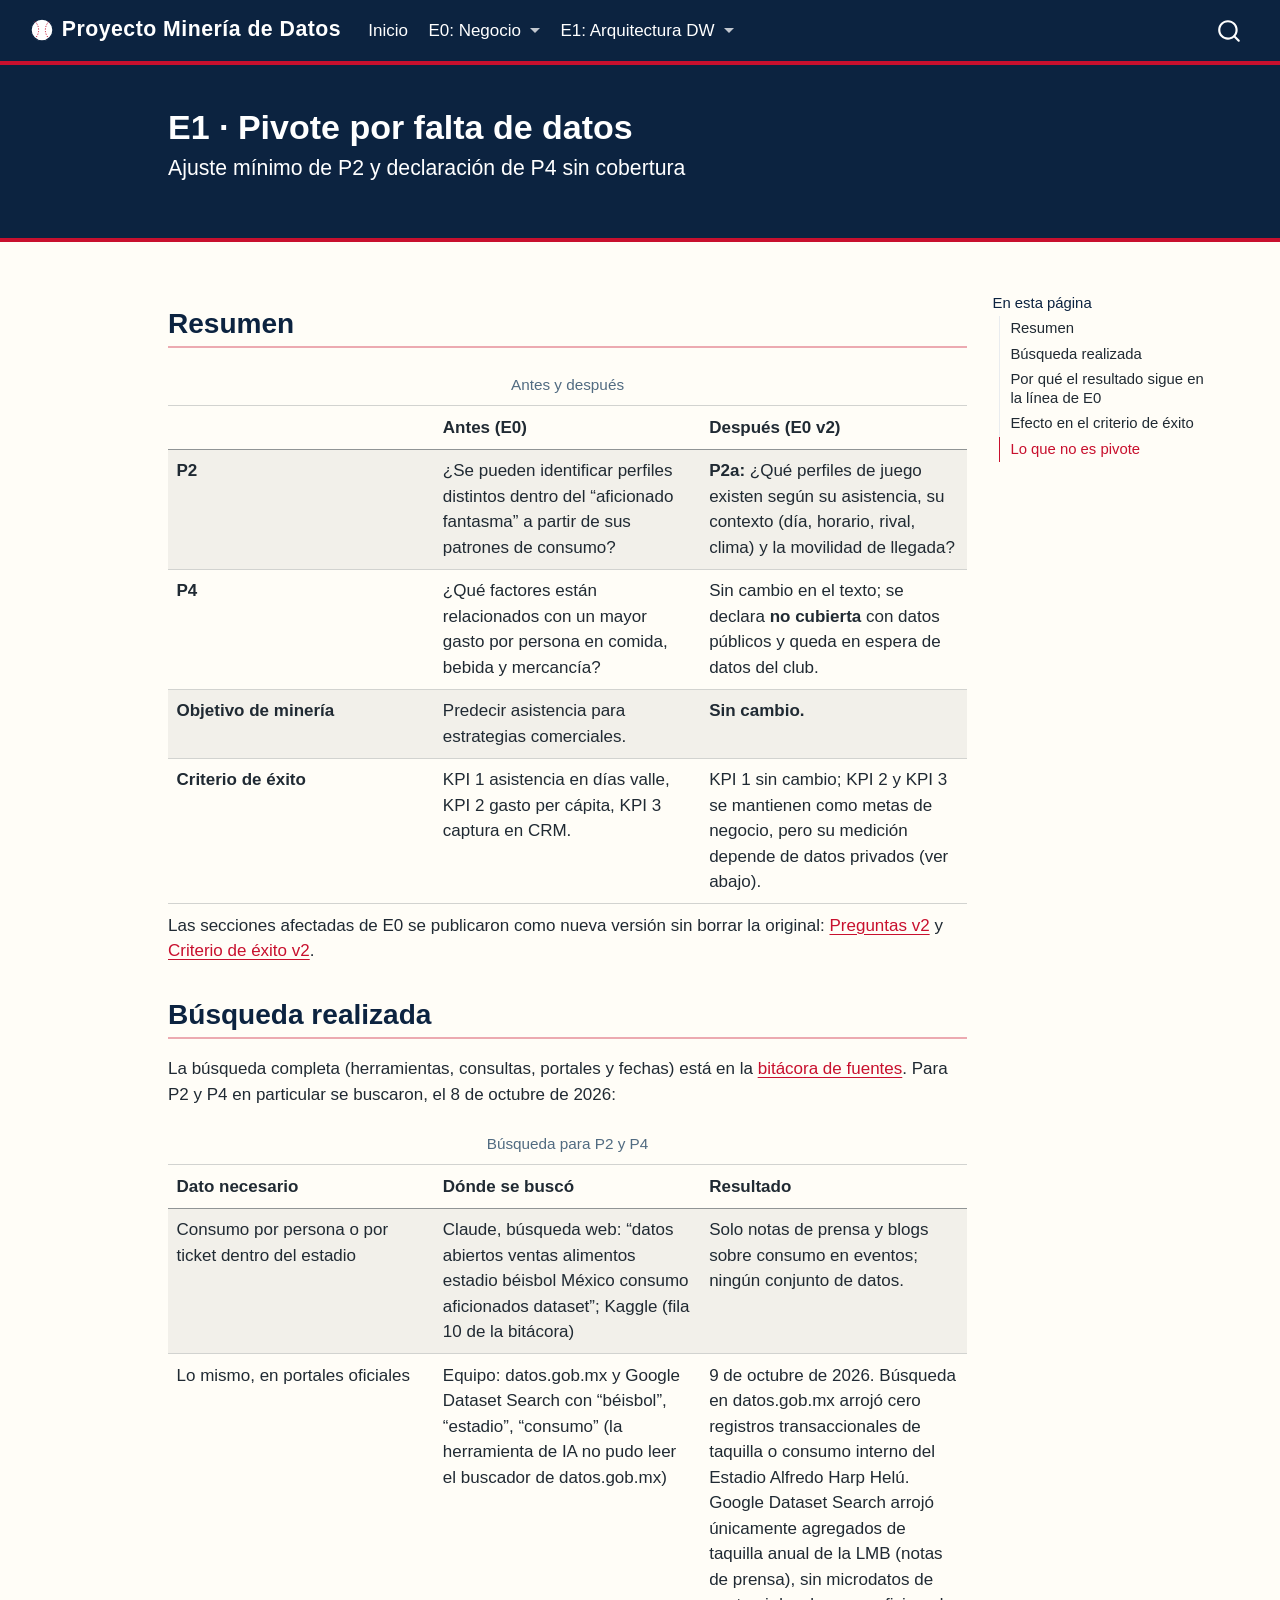
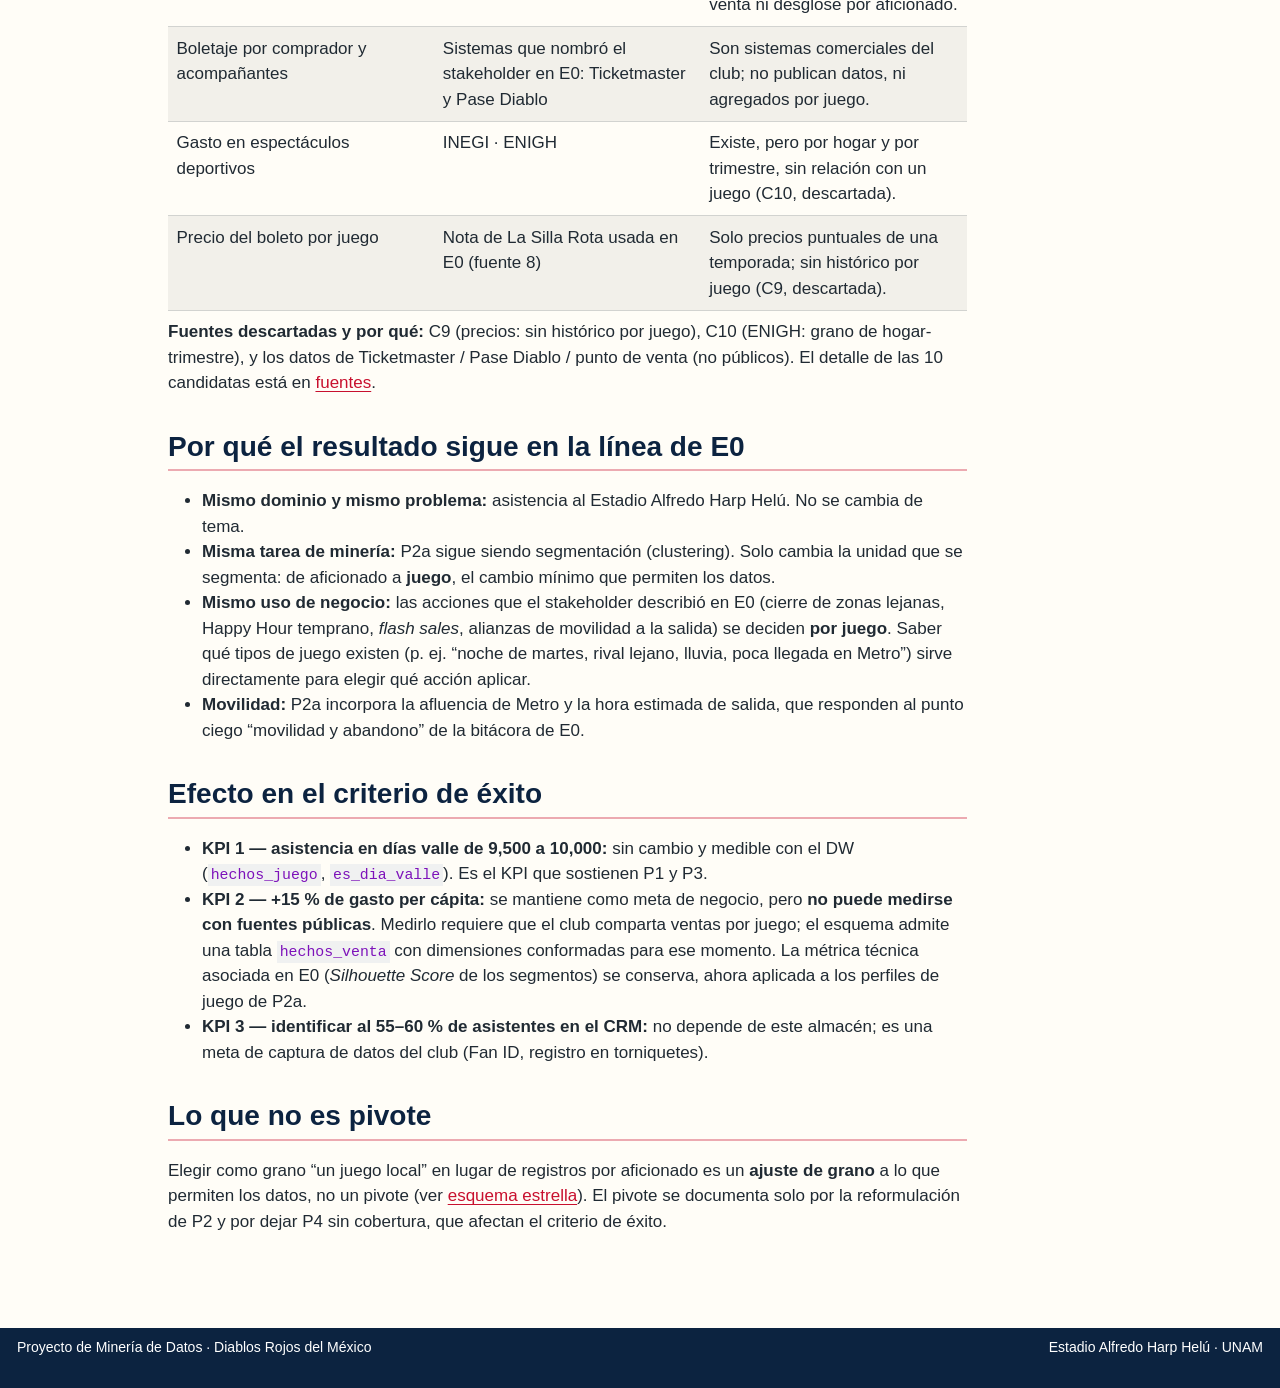
<file: docs/entregas/E1_arquitectura_dw/pivote.html>
<!DOCTYPE html>
<html xmlns="http://www.w3.org/1999/xhtml" lang="es" xml:lang="es"><head>

<meta charset="utf-8">
<meta name="generator" content="quarto-1.10.19">

<meta name="viewport" content="width=device-width, initial-scale=1.0, user-scalable=yes">


<title>E1 · Pivote por falta de datos – Proyecto Minería de Datos</title>
<style>
/* Default styles provided by pandoc.
** See https://pandoc.org/MANUAL.html#variables-for-html for config info.
*/
span.smallcaps{font-variant: small-caps;}
div.columns{display: flex; gap: 1.5em;}
div.column{flex: auto;}
@media screen {
div.columns{gap: min(4vw, 1.5em);}
div.column{overflow-x: auto;}
}
div.hanging-indent{margin-left: 1.5em; text-indent: -1.5em;}
ul.task-list{list-style: none;}
ul.task-list li input[type="checkbox"] {
  width: 0.8em;
  margin: 0 0.8em 0.2em -1em; /* quarto-specific, see https://github.com/quarto-dev/quarto-cli/issues/4556 */ 
  vertical-align: middle;
}
</style>


<script src="../../site_libs/quarto-nav/quarto-nav.js"></script>
<script src="../../site_libs/quarto-nav/headroom.min.js"></script>
<script src="../../site_libs/clipboard/clipboard.min.js"></script>
<script src="../../site_libs/quarto-search/autocomplete.umd.js"></script>
<script src="../../site_libs/quarto-search/fuse.min.js"></script>
<script src="../../site_libs/quarto-search/quarto-search.js"></script>
<meta name="quarto:offset" content="../../">
<link href="../../images/baseball.svg" rel="icon" type="image/svg+xml">
<script src="../../site_libs/quarto-html/quarto.js" type="module"></script>
<script src="../../site_libs/quarto-html/tabsets/tabsets.js" type="module"></script>
<script src="../../site_libs/quarto-html/popper.min.js"></script>
<script src="../../site_libs/quarto-html/tippy.umd.min.js"></script>
<script src="../../site_libs/quarto-html/anchor.min.js"></script>
<link href="../../site_libs/quarto-html/tippy.css" rel="stylesheet">
<link href="../../site_libs/quarto-html/quarto-syntax-highlighting-bf27225e3a48a9273f3daa8f8e829971.css" rel="stylesheet" id="quarto-text-highlighting-styles">
<script src="../../site_libs/bootstrap/bootstrap.min.js"></script>
<link href="../../site_libs/bootstrap/bootstrap-icons.css" rel="stylesheet">
<link href="../../site_libs/bootstrap/bootstrap-fb70c40dc7482c689762369618a42d12.min.css" rel="stylesheet" append-hash="true" id="quarto-bootstrap" data-mode="light">
<script id="quarto-search-options" type="application/json">{
  "location": "navbar",
  "copy-button": false,
  "collapse-after": 3,
  "panel-placement": "end",
  "type": "overlay",
  "limit": 50,
  "keyboard-shortcut": [
    "f",
    "/",
    "s"
  ],
  "show-item-context": false,
  "language": {
    "search-no-results-text": "No se han encontrado resultados",
    "search-matching-documents-text": "documentos encontrados",
    "search-copy-link-title": "Copiar el enlace en la búsqueda",
    "search-hide-matches-text": "Ocultar resultados adicionales",
    "search-more-match-text": "resultado adicional en este documento",
    "search-more-matches-text": "resultados adicionales en este documento",
    "search-clear-button-title": "Borrar",
    "search-text-placeholder": "",
    "search-detached-cancel-button-title": "Cancelar",
    "search-submit-button-title": "Enviar",
    "search-label": "Buscar"
  }
}</script>
<style>

      .quarto-title-block .quarto-title-banner h1,
      .quarto-title-block .quarto-title-banner h2,
      .quarto-title-block .quarto-title-banner h3,
      .quarto-title-block .quarto-title-banner h4,
      .quarto-title-block .quarto-title-banner h5,
      .quarto-title-block .quarto-title-banner h6
      {
        color: #ffffff;
      }

      .quarto-title-block .quarto-title-banner {
        color: #ffffff;
background: #0c2340;
      }
</style>


</head>

<body class="nav-fixed quarto-light">

<div id="quarto-search-results"></div>
  <header id="quarto-header" class="headroom fixed-top quarto-banner">
    <nav class="navbar navbar-expand-lg " data-bs-theme="dark">
      <div class="navbar-container container-fluid">
      <div class="navbar-brand-container mx-auto">
    <a href="../../index.html" class="navbar-brand navbar-brand-logo">
    <img src="../../images/baseball.svg" alt="Pelota de béisbol" class="navbar-logo light-content">
    <img src="../../images/baseball.svg" alt="Pelota de béisbol" class="navbar-logo dark-content">
    </a>
    <a class="navbar-brand" href="../../index.html">
    <span class="navbar-title">Proyecto Minería de Datos</span>
    </a>
  </div>
            <div id="quarto-search" class="" title="Buscar"></div>
          <button class="navbar-toggler" type="button" data-bs-toggle="collapse" data-bs-target="#navbarCollapse" aria-controls="navbarCollapse" role="menu" aria-expanded="false" aria-label="Navegación de palanca" onclick="if (window.quartoToggleHeadroom) { window.quartoToggleHeadroom(); }">
  <span class="navbar-toggler-icon"></span>
</button>
          <div class="collapse navbar-collapse" id="navbarCollapse">
            <ul class="navbar-nav navbar-nav-scroll me-auto">
  <li class="nav-item">
    <a class="nav-link" href="../../index.html"> 
<span class="menu-text">Inicio</span></a>
  </li>  
  <li class="nav-item dropdown ">
    <a class="nav-link dropdown-toggle" href="#" id="nav-menu-e0-negocio" role="link" data-bs-toggle="dropdown" aria-expanded="false">
 <span class="menu-text">E0: Negocio</span>
    </a>
    <ul class="dropdown-menu" aria-labelledby="nav-menu-e0-negocio">    
        <li>
    <a class="dropdown-item" href="../../entregas/E0_comprension_negocio/bitacora.html">
 <span class="dropdown-text">Bitácora</span></a>
  </li>  
        <li>
    <a class="dropdown-item" href="../../entregas/E0_comprension_negocio/canvas.html">
 <span class="dropdown-text">Canvas</span></a>
  </li>  
        <li>
    <a class="dropdown-item" href="../../entregas/E0_comprension_negocio/preguntas.html">
 <span class="dropdown-text">Preguntas</span></a>
  </li>  
        <li>
    <a class="dropdown-item" href="../../entregas/E0_comprension_negocio/criterio_exito.html">
 <span class="dropdown-text">Criterio Éxito</span></a>
  </li>  
        <li>
    <a class="dropdown-item" href="../../entregas/E0_comprension_negocio/riesgos_supuestos.html">
 <span class="dropdown-text">Riesgos</span></a>
  </li>  
        <li>
    <a class="dropdown-item" href="../../entregas/E0_comprension_negocio/fuentes.html">
 <span class="dropdown-text">Fuentes</span></a>
  </li>  
        <li>
    <a class="dropdown-item" href="../../entregas/E0_comprension_negocio/uso_ia.html">
 <span class="dropdown-text">Uso IA</span></a>
  </li>  
    </ul>
  </li>
  <li class="nav-item dropdown ">
    <a class="nav-link dropdown-toggle" href="#" id="nav-menu-e1-arquitectura-dw" role="link" data-bs-toggle="dropdown" aria-expanded="false">
 <span class="menu-text">E1: Arquitectura DW</span>
    </a>
    <ul class="dropdown-menu" aria-labelledby="nav-menu-e1-arquitectura-dw">    
        <li>
    <a class="dropdown-item" href="../../entregas/E1_arquitectura_dw/fuentes.html">
 <span class="dropdown-text">Fuentes de Datos</span></a>
  </li>  
        <li>
    <a class="dropdown-item" href="../../entregas/E1_arquitectura_dw/arquitectura.html">
 <span class="dropdown-text">Arquitectura 3 Capas</span></a>
  </li>  
        <li>
    <a class="dropdown-item" href="../../entregas/E1_arquitectura_dw/estrella.html">
 <span class="dropdown-text">Esquema Estrella</span></a>
  </li>  
        <li>
    <a class="dropdown-item" href="../../entregas/E1_arquitectura_dw/trazabilidad.html">
 <span class="dropdown-text">Trazabilidad</span></a>
  </li>  
        <li>
    <a class="dropdown-item" href="../../entregas/E1_arquitectura_dw/pivote.html">
 <span class="dropdown-text">Pivote por Datos</span></a>
  </li>  
        <li>
    <a class="dropdown-item" href="../../entregas/E1_arquitectura_dw/uso_ia.html">
 <span class="dropdown-text">Uso IA</span></a>
  </li>  
    </ul>
  </li>
</ul>
          </div> <!-- /navcollapse -->
            <div class="quarto-navbar-tools">
</div>
      </div> <!-- /container-fluid -->
    </nav>
</header>
<!-- content -->
<header id="title-block-header" class="quarto-title-block default page-columns page-full">
  <div class="quarto-title-banner page-columns page-full">
    <div class="quarto-title column-body">
      <h1 class="title">E1 · Pivote por falta de datos</h1>
            <p class="subtitle lead">Ajuste mínimo de P2 y declaración de P4 sin cobertura</p>
                      </div>
  </div>
    
  
  <div class="quarto-title-meta">

      
    
      
    </div>
    
  
  </header><div id="quarto-content" class="quarto-container page-columns page-rows-contents page-layout-article page-navbar">
<!-- sidebar -->
<!-- margin-sidebar -->
    <div id="quarto-margin-sidebar" class="sidebar margin-sidebar">
        <nav id="TOC" role="doc-toc" class="toc-active">
    <h2 id="toc-title">En esta página</h2>
   
  <ul>
  <li><a href="#resumen" id="toc-resumen" class="nav-link active" data-scroll-target="#resumen">Resumen</a></li>
  <li><a href="#búsqueda-realizada" id="toc-búsqueda-realizada" class="nav-link" data-scroll-target="#búsqueda-realizada">Búsqueda realizada</a></li>
  <li><a href="#por-qué-el-resultado-sigue-en-la-línea-de-e0" id="toc-por-qué-el-resultado-sigue-en-la-línea-de-e0" class="nav-link" data-scroll-target="#por-qué-el-resultado-sigue-en-la-línea-de-e0">Por qué el resultado sigue en la línea de E0</a></li>
  <li><a href="#efecto-en-el-criterio-de-éxito" id="toc-efecto-en-el-criterio-de-éxito" class="nav-link" data-scroll-target="#efecto-en-el-criterio-de-éxito">Efecto en el criterio de éxito</a></li>
  <li><a href="#lo-que-no-es-pivote" id="toc-lo-que-no-es-pivote" class="nav-link" data-scroll-target="#lo-que-no-es-pivote">Lo que no es pivote</a></li>
  </ul>
</nav>
    </div>
<!-- main -->
<main class="content quarto-banner-title-block" id="quarto-document-content">





<section id="resumen" class="level2">
<h2 class="anchored" data-anchor-id="resumen">Resumen</h2>
<table class="table-striped caption-top table">
<caption>Antes y después</caption>
<colgroup>
<col style="width: 33%">
<col style="width: 33%">
<col style="width: 33%">
</colgroup>
<thead>
<tr class="header">
<th style="text-align: left;"></th>
<th style="text-align: left;">Antes (E0)</th>
<th style="text-align: left;">Después (E0 v2)</th>
</tr>
</thead>
<tbody>
<tr class="odd">
<td style="text-align: left;"><strong>P2</strong></td>
<td style="text-align: left;">¿Se pueden identificar perfiles distintos dentro del “aficionado fantasma” a partir de sus patrones de consumo?</td>
<td style="text-align: left;"><strong>P2a:</strong> ¿Qué perfiles de juego existen según su asistencia, su contexto (día, horario, rival, clima) y la movilidad de llegada?</td>
</tr>
<tr class="even">
<td style="text-align: left;"><strong>P4</strong></td>
<td style="text-align: left;">¿Qué factores están relacionados con un mayor gasto por persona en comida, bebida y mercancía?</td>
<td style="text-align: left;">Sin cambio en el texto; se declara <strong>no cubierta</strong> con datos públicos y queda en espera de datos del club.</td>
</tr>
<tr class="odd">
<td style="text-align: left;"><strong>Objetivo de minería</strong></td>
<td style="text-align: left;">Predecir asistencia para estrategias comerciales.</td>
<td style="text-align: left;"><strong>Sin cambio.</strong></td>
</tr>
<tr class="even">
<td style="text-align: left;"><strong>Criterio de éxito</strong></td>
<td style="text-align: left;">KPI 1 asistencia en días valle, KPI 2 gasto per cápita, KPI 3 captura en CRM.</td>
<td style="text-align: left;">KPI 1 sin cambio; KPI 2 y KPI 3 se mantienen como metas de negocio, pero su medición depende de datos privados (ver abajo).</td>
</tr>
</tbody>
</table>
<p>Las secciones afectadas de E0 se publicaron como nueva versión sin borrar la original: <a href="../E0_comprension_negocio/preguntas_v2.qmd">Preguntas v2</a> y <a href="../E0_comprension_negocio/criterio_exito_v2.qmd">Criterio de éxito v2</a>.</p>
</section>
<section id="búsqueda-realizada" class="level2">
<h2 class="anchored" data-anchor-id="búsqueda-realizada">Búsqueda realizada</h2>
<p>La búsqueda completa (herramientas, consultas, portales y fechas) está en la <a href="../../entregas/E1_arquitectura_dw/fuentes.html#proceso-de-búsqueda">bitácora de fuentes</a>. Para P2 y P4 en particular se buscaron, el 8 de octubre de 2026:</p>
<table class="table-striped caption-top table">
<caption>Búsqueda para P2 y P4</caption>
<colgroup>
<col style="width: 33%">
<col style="width: 33%">
<col style="width: 33%">
</colgroup>
<thead>
<tr class="header">
<th style="text-align: left;">Dato necesario</th>
<th style="text-align: left;">Dónde se buscó</th>
<th style="text-align: left;">Resultado</th>
</tr>
</thead>
<tbody>
<tr class="odd">
<td style="text-align: left;">Consumo por persona o por ticket dentro del estadio</td>
<td style="text-align: left;">Claude, búsqueda web: “datos abiertos ventas alimentos estadio béisbol México consumo aficionados dataset”; Kaggle (fila 10 de la bitácora)</td>
<td style="text-align: left;">Solo notas de prensa y blogs sobre consumo en eventos; ningún conjunto de datos.</td>
</tr>
<tr class="even">
<td style="text-align: left;">Lo mismo, en portales oficiales</td>
<td style="text-align: left;">Equipo: datos.gob.mx y Google Dataset Search con “béisbol”, “estadio”, “consumo” (la herramienta de IA no pudo leer el buscador de datos.gob.mx)</td>
<td style="text-align: left;">9 de octubre de 2026. Búsqueda en datos.gob.mx arrojó cero registros transaccionales de taquilla o consumo interno del Estadio Alfredo Harp Helú. Google Dataset Search arrojó únicamente agregados de taquilla anual de la LMB (notas de prensa), sin microdatos de venta ni desglose por aficionado.</td>
</tr>
<tr class="odd">
<td style="text-align: left;">Boletaje por comprador y acompañantes</td>
<td style="text-align: left;">Sistemas que nombró el stakeholder en E0: Ticketmaster y Pase Diablo</td>
<td style="text-align: left;">Son sistemas comerciales del club; no publican datos, ni agregados por juego.</td>
</tr>
<tr class="even">
<td style="text-align: left;">Gasto en espectáculos deportivos</td>
<td style="text-align: left;">INEGI · ENIGH</td>
<td style="text-align: left;">Existe, pero por hogar y por trimestre, sin relación con un juego (C10, descartada).</td>
</tr>
<tr class="odd">
<td style="text-align: left;">Precio del boleto por juego</td>
<td style="text-align: left;">Nota de La Silla Rota usada en E0 (fuente 8)</td>
<td style="text-align: left;">Solo precios puntuales de una temporada; sin histórico por juego (C9, descartada).</td>
</tr>
</tbody>
</table>
<p><strong>Fuentes descartadas y por qué:</strong> C9 (precios: sin histórico por juego), C10 (ENIGH: grano de hogar-trimestre), y los datos de Ticketmaster / Pase Diablo / punto de venta (no públicos). El detalle de las 10 candidatas está en <a href="../../entregas/E1_arquitectura_dw/fuentes.html#fuentes-candidatas-evaluadas">fuentes</a>.</p>
</section>
<section id="por-qué-el-resultado-sigue-en-la-línea-de-e0" class="level2">
<h2 class="anchored" data-anchor-id="por-qué-el-resultado-sigue-en-la-línea-de-e0">Por qué el resultado sigue en la línea de E0</h2>
<ul>
<li><strong>Mismo dominio y mismo problema:</strong> asistencia al Estadio Alfredo Harp Helú. No se cambia de tema.</li>
<li><strong>Misma tarea de minería:</strong> P2a sigue siendo segmentación (clustering). Solo cambia la unidad que se segmenta: de aficionado a <strong>juego</strong>, el cambio mínimo que permiten los datos.</li>
<li><strong>Mismo uso de negocio:</strong> las acciones que el stakeholder describió en E0 (cierre de zonas lejanas, Happy Hour temprano, <em>flash sales</em>, alianzas de movilidad a la salida) se deciden <strong>por juego</strong>. Saber qué tipos de juego existen (p.&nbsp;ej. “noche de martes, rival lejano, lluvia, poca llegada en Metro”) sirve directamente para elegir qué acción aplicar.</li>
<li><strong>Movilidad:</strong> P2a incorpora la afluencia de Metro y la hora estimada de salida, que responden al punto ciego “movilidad y abandono” de la bitácora de E0.</li>
</ul>
</section>
<section id="efecto-en-el-criterio-de-éxito" class="level2">
<h2 class="anchored" data-anchor-id="efecto-en-el-criterio-de-éxito">Efecto en el criterio de éxito</h2>
<ul>
<li><strong>KPI 1 — asistencia en días valle de 9,500 a 10,000:</strong> sin cambio y medible con el DW (<code>hechos_juego</code>, <code>es_dia_valle</code>). Es el KPI que sostienen P1 y P3.</li>
<li><strong>KPI 2 — +15 % de gasto per cápita:</strong> se mantiene como meta de negocio, pero <strong>no puede medirse con fuentes públicas</strong>. Medirlo requiere que el club comparta ventas por juego; el esquema admite una tabla <code>hechos_venta</code> con dimensiones conformadas para ese momento. La métrica técnica asociada en E0 (<em>Silhouette Score</em> de los segmentos) se conserva, ahora aplicada a los perfiles de juego de P2a.</li>
<li><strong>KPI 3 — identificar al 55–60 % de asistentes en el CRM:</strong> no depende de este almacén; es una meta de captura de datos del club (Fan ID, registro en torniquetes).</li>
</ul>
</section>
<section id="lo-que-no-es-pivote" class="level2">
<h2 class="anchored" data-anchor-id="lo-que-no-es-pivote">Lo que no es pivote</h2>
<p>Elegir como grano “un juego local” en lugar de registros por aficionado es un <strong>ajuste de grano</strong> a lo que permiten los datos, no un pivote (ver <a href="../../entregas/E1_arquitectura_dw/estrella.html#granos-candidatos">esquema estrella</a>). El pivote se documenta solo por la reformulación de P2 y por dejar P4 sin cobertura, que afectan el criterio de éxito.</p>


</section>

</main> <!-- /main -->
<script id="quarto-html-after-body" type="application/javascript">
  window.document.addEventListener("DOMContentLoaded", function (event) {
    const icon = "";
    const anchorJS = new window.AnchorJS();
    anchorJS.options = {
      placement: 'right',
      icon: icon
    };
    anchorJS.add('.anchored');
    const isCodeAnnotation = (el) => {
      for (const clz of el.classList) {
        if (clz.startsWith('code-annotation-')) {                     
          return true;
        }
      }
      return false;
    }
    const onCopySuccess = function(e) {
      // button target
      const button = e.trigger;
      // don't keep focus
      button.blur();
      // flash "checked"
      button.classList.add('code-copy-button-checked');
      var currentTitle = button.getAttribute("title");
      button.setAttribute("title", "Copiado");
      let tooltip;
      if (window.bootstrap) {
        button.setAttribute("data-bs-toggle", "tooltip");
        button.setAttribute("data-bs-placement", "left");
        button.setAttribute("data-bs-title", "Copiado");
        tooltip = new bootstrap.Tooltip(button, 
          { trigger: "manual", 
            customClass: "code-copy-button-tooltip",
            offset: [0, -8]});
        tooltip.show();    
      }
      setTimeout(function() {
        if (tooltip) {
          tooltip.hide();
          button.removeAttribute("data-bs-title");
          button.removeAttribute("data-bs-toggle");
          button.removeAttribute("data-bs-placement");
        }
        button.setAttribute("title", currentTitle);
        button.classList.remove('code-copy-button-checked');
      }, 1000);
      // clear code selection
      e.clearSelection();
    }
    const getTextToCopy = function(trigger) {
      const outerScaffold = trigger.parentElement.cloneNode(true);
      const codeEl = outerScaffold.querySelector('code');
      for (const childEl of codeEl.children) {
        if (isCodeAnnotation(childEl)) {
          childEl.remove();
        }
      }
      return codeEl.innerText;
    }
    const clipboard = new window.ClipboardJS('.code-copy-button:not([data-in-quarto-modal])', {
      text: getTextToCopy
    });
    clipboard.on('success', onCopySuccess);
    if (window.document.getElementById('quarto-embedded-source-code-modal')) {
      const clipboardModal = new window.ClipboardJS('.code-copy-button[data-in-quarto-modal]', {
        text: getTextToCopy,
        container: window.document.getElementById('quarto-embedded-source-code-modal')
      });
      clipboardModal.on('success', onCopySuccess);
    }
      var localhostRegex = new RegExp(/^(?:http|https):\/\/localhost\:?[0-9]*\//);
      var mailtoRegex = new RegExp(/^mailto:/);
        var filterRegex = new RegExp('/' + window.location.host + '/');
      var isInternal = (href) => {
          return filterRegex.test(href) || localhostRegex.test(href) || mailtoRegex.test(href);
      }
      // Inspect non-navigation links and adorn them if external
     var links = window.document.querySelectorAll('a[href]:not(.nav-link):not(.navbar-brand):not(.toc-action):not(.sidebar-link):not(.sidebar-item-toggle):not(.pagination-link):not(.no-external):not([aria-hidden]):not(.dropdown-item):not(.quarto-navigation-tool):not(.about-link)');
      for (var i=0; i<links.length; i++) {
        const link = links[i];
        if (!isInternal(link.href)) {
          // undo the damage that might have been done by quarto-nav.js in the case of
          // links that we want to consider external
          if (link.dataset.originalHref !== undefined) {
            link.href = link.dataset.originalHref;
          }
        }
      }
    function tippyHover(el, contentFn, onTriggerFn, onUntriggerFn) {
      const config = {
        allowHTML: true,
        maxWidth: 500,
        delay: 100,
        arrow: false,
        appendTo: function(el) {
            return el.parentElement;
        },
        interactive: true,
        interactiveBorder: 10,
        theme: 'quarto',
        placement: 'bottom-start',
      };
      if (contentFn) {
        config.content = contentFn;
      }
      if (onTriggerFn) {
        config.onTrigger = onTriggerFn;
      }
      if (onUntriggerFn) {
        config.onUntrigger = onUntriggerFn;
      }
      window.tippy(el, config); 
    }
    const noterefs = window.document.querySelectorAll('a[role="doc-noteref"]');
    for (var i=0; i<noterefs.length; i++) {
      const ref = noterefs[i];
      tippyHover(ref, function() {
        // use id or data attribute instead here
        let href = ref.getAttribute('data-footnote-href') || ref.getAttribute('href');
        try { href = new URL(href).hash; } catch {}
        const id = href.replace(/^#\/?/, "");
        const note = window.document.getElementById(id);
        if (note) {
          return note.innerHTML;
        } else {
          return "";
        }
      });
    }
    const xrefs = window.document.querySelectorAll('a.quarto-xref');
    const processXRef = (id, note) => {
      // Strip column container classes
      const stripColumnClz = (el) => {
        el.classList.remove("page-full", "page-columns");
        if (el.children) {
          for (const child of el.children) {
            stripColumnClz(child);
          }
        }
      }
      stripColumnClz(note)
      if (id === null || id.startsWith('sec-')) {
        // Special case sections, only their first couple elements
        const container = document.createElement("div");
        if (note.children && note.children.length > 2) {
          container.appendChild(note.children[0].cloneNode(true));
          for (let i = 1; i < note.children.length; i++) {
            const child = note.children[i];
            if (child.tagName === "P" && child.innerText === "") {
              continue;
            } else {
              container.appendChild(child.cloneNode(true));
              break;
            }
          }
          if (window.Quarto?.typesetMath) {
            window.Quarto.typesetMath(container);
          }
          return container.innerHTML
        } else {
          if (window.Quarto?.typesetMath) {
            window.Quarto.typesetMath(note);
          }
          return note.innerHTML;
        }
      } else {
        // Remove any anchor links if they are present
        const anchorLink = note.querySelector('a.anchorjs-link');
        if (anchorLink) {
          anchorLink.remove();
        }
        if (window.Quarto?.typesetMath) {
          window.Quarto.typesetMath(note);
        }
        if (note.classList.contains("callout")) {
          return note.outerHTML;
        } else {
          return note.innerHTML;
        }
      }
    }
    for (var i=0; i<xrefs.length; i++) {
      const xref = xrefs[i];
      tippyHover(xref, undefined, function(instance) {
        instance.disable();
        let url = xref.getAttribute('href');
        let hash = undefined; 
        if (url.startsWith('#')) {
          hash = url;
        } else {
          try { hash = new URL(url).hash; } catch {}
        }
        if (hash) {
          const id = hash.replace(/^#\/?/, "");
          const note = window.document.getElementById(id);
          if (note !== null) {
            try {
              const html = processXRef(id, note.cloneNode(true));
              instance.setContent(html);
            } finally {
              instance.enable();
              instance.show();
            }
          } else {
            // See if we can fetch this
            fetch(url.split('#')[0])
            .then(res => res.text())
            .then(html => {
              const parser = new DOMParser();
              const htmlDoc = parser.parseFromString(html, "text/html");
              const note = htmlDoc.getElementById(id);
              if (note !== null) {
                const html = processXRef(id, note);
                instance.setContent(html);
              } 
            }).finally(() => {
              instance.enable();
              instance.show();
            });
          }
        } else {
          // See if we can fetch a full url (with no hash to target)
          // This is a special case and we should probably do some content thinning / targeting
          fetch(url)
          .then(res => res.text())
          .then(html => {
            const parser = new DOMParser();
            const htmlDoc = parser.parseFromString(html, "text/html");
            const note = htmlDoc.querySelector('main.content');
            if (note !== null) {
              // This should only happen for chapter cross references
              // (since there is no id in the URL)
              // remove the first header
              if (note.children.length > 0 && note.children[0].tagName === "HEADER") {
                note.children[0].remove();
              }
              const html = processXRef(null, note);
              instance.setContent(html);
            } 
          }).finally(() => {
            instance.enable();
            instance.show();
          });
        }
      }, function(instance) {
      });
    }
        let selectedAnnoteEl;
        const selectorForAnnotation = ( cell, annotation) => {
          let cellAttr = 'data-code-cell="' + cell + '"';
          let lineAttr = 'data-code-annotation="' +  annotation + '"';
          const selector = 'span[' + cellAttr + '][' + lineAttr + ']';
          return selector;
        }
        const selectCodeLines = (annoteEl) => {
          const doc = window.document;
          const targetCell = annoteEl.getAttribute("data-target-cell");
          const targetAnnotation = annoteEl.getAttribute("data-target-annotation");
          const annoteSpan = window.document.querySelector(selectorForAnnotation(targetCell, targetAnnotation));
          const lines = annoteSpan.getAttribute("data-code-lines").split(",");
          const lineIds = lines.map((line) => {
            return targetCell + "-" + line;
          })
          let top = null;
          let height = null;
          let parent = null;
          if (lineIds.length > 0) {
              //compute the position of the single el (top and bottom and make a div)
              const el = window.document.getElementById(lineIds[0]);
              top = el.offsetTop;
              height = el.offsetHeight;
              parent = el.parentElement.parentElement;
            if (lineIds.length > 1) {
              const lastEl = window.document.getElementById(lineIds[lineIds.length - 1]);
              const bottom = lastEl.offsetTop + lastEl.offsetHeight;
              height = bottom - top;
            }
            if (top !== null && height !== null && parent !== null) {
              // cook up a div (if necessary) and position it 
              let div = window.document.getElementById("code-annotation-line-highlight");
              if (div === null) {
                div = window.document.createElement("div");
                div.setAttribute("id", "code-annotation-line-highlight");
                div.style.position = 'absolute';
                parent.appendChild(div);
              }
              div.style.top = top - 2 + "px";
              div.style.height = height + 4 + "px";
              div.style.left = 0;
              let gutterDiv = window.document.getElementById("code-annotation-line-highlight-gutter");
              if (gutterDiv === null) {
                gutterDiv = window.document.createElement("div");
                gutterDiv.setAttribute("id", "code-annotation-line-highlight-gutter");
                gutterDiv.style.position = 'absolute';
                const codeCell = window.document.getElementById(targetCell);
                const gutter = codeCell.querySelector('.code-annotation-gutter');
                gutter.appendChild(gutterDiv);
              }
              gutterDiv.style.top = top - 2 + "px";
              gutterDiv.style.height = height + 4 + "px";
            }
            selectedAnnoteEl = annoteEl;
          }
        };
        const unselectCodeLines = () => {
          const elementsIds = ["code-annotation-line-highlight", "code-annotation-line-highlight-gutter"];
          elementsIds.forEach((elId) => {
            const div = window.document.getElementById(elId);
            if (div) {
              div.remove();
            }
          });
          selectedAnnoteEl = undefined;
        };
          // Handle positioning of the toggle
      window.addEventListener(
        "resize",
        throttle(() => {
          elRect = undefined;
          if (selectedAnnoteEl) {
            selectCodeLines(selectedAnnoteEl);
          }
        }, 10)
      );
      function throttle(fn, ms) {
      let throttle = false;
      let timer;
        return (...args) => {
          if(!throttle) { // first call gets through
              fn.apply(this, args);
              throttle = true;
          } else { // all the others get throttled
              if(timer) clearTimeout(timer); // cancel #2
              timer = setTimeout(() => {
                fn.apply(this, args);
                timer = throttle = false;
              }, ms);
          }
        };
      }
        // Attach click handler to the DT
        const annoteDls = window.document.querySelectorAll('dt[data-target-cell]');
        for (const annoteDlNode of annoteDls) {
          annoteDlNode.addEventListener('click', (event) => {
            const clickedEl = event.target;
            if (clickedEl !== selectedAnnoteEl) {
              unselectCodeLines();
              const activeEl = window.document.querySelector('dt[data-target-cell].code-annotation-active');
              if (activeEl) {
                activeEl.classList.remove('code-annotation-active');
              }
              selectCodeLines(clickedEl);
              clickedEl.classList.add('code-annotation-active');
            } else {
              // Unselect the line
              unselectCodeLines();
              clickedEl.classList.remove('code-annotation-active');
            }
          });
        }
    const findCites = (el) => {
      const parentEl = el.parentElement;
      if (parentEl) {
        const cites = parentEl.dataset.cites;
        if (cites) {
          return {
            el,
            cites: cites.split(' ')
          };
        } else {
          return findCites(el.parentElement)
        }
      } else {
        return undefined;
      }
    };
    var bibliorefs = window.document.querySelectorAll('a[role="doc-biblioref"]');
    for (var i=0; i<bibliorefs.length; i++) {
      const ref = bibliorefs[i];
      const citeInfo = findCites(ref);
      if (citeInfo) {
        tippyHover(citeInfo.el, function() {
          var popup = window.document.createElement('div');
          citeInfo.cites.forEach(function(cite) {
            var citeDiv = window.document.createElement('div');
            citeDiv.classList.add('hanging-indent');
            citeDiv.classList.add('csl-entry');
            var biblioDiv = window.document.getElementById('ref-' + cite);
            if (biblioDiv) {
              citeDiv.innerHTML = biblioDiv.innerHTML;
            }
            popup.appendChild(citeDiv);
          });
          return popup.innerHTML;
        });
      }
    }
  });
  </script>
</div> <!-- /content -->
<footer class="footer">
  <div class="nav-footer">
    <div class="nav-footer-left">
<p>Proyecto de Minería de Datos · Diablos Rojos del México</p>
</div>   
    <div class="nav-footer-center">
      &nbsp;
    </div>
    <div class="nav-footer-right">
<p>Estadio Alfredo Harp Helú · UNAM</p>
</div>
  </div>
</footer>




</body></html>
</file>
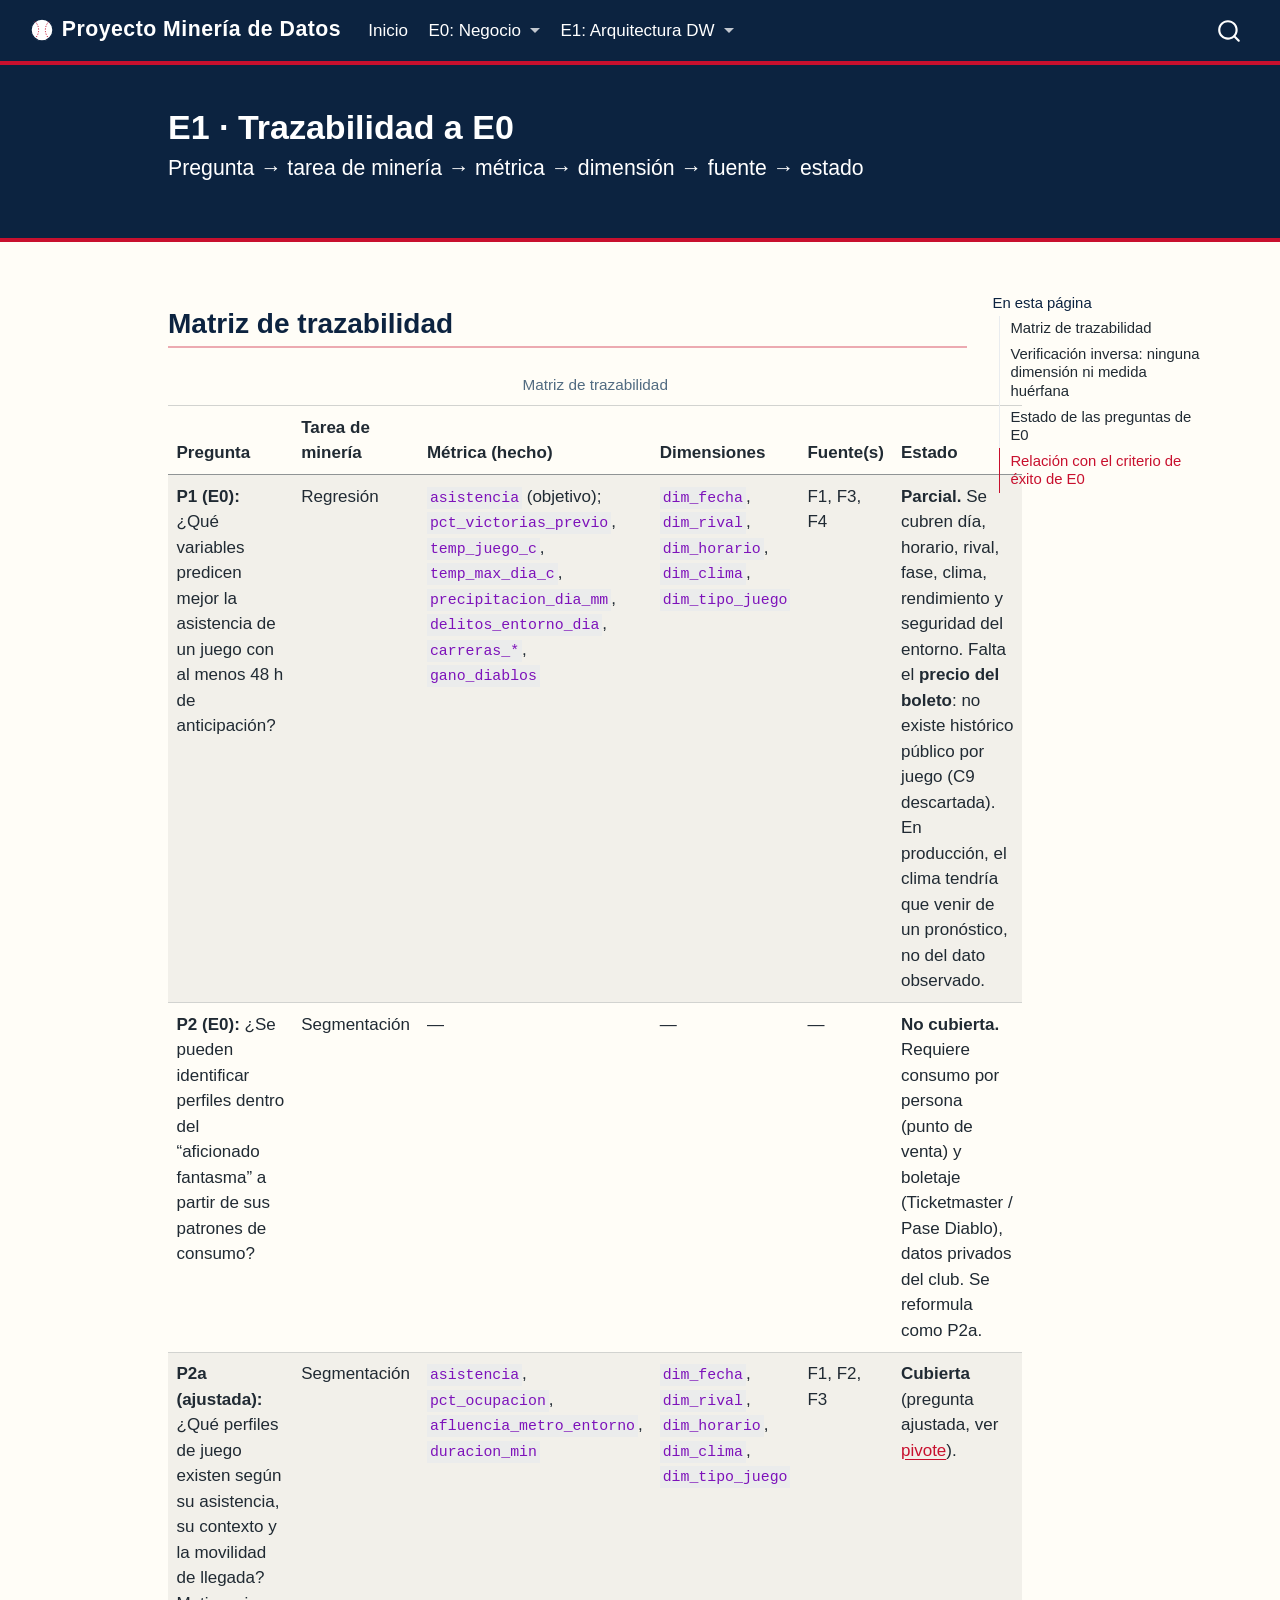
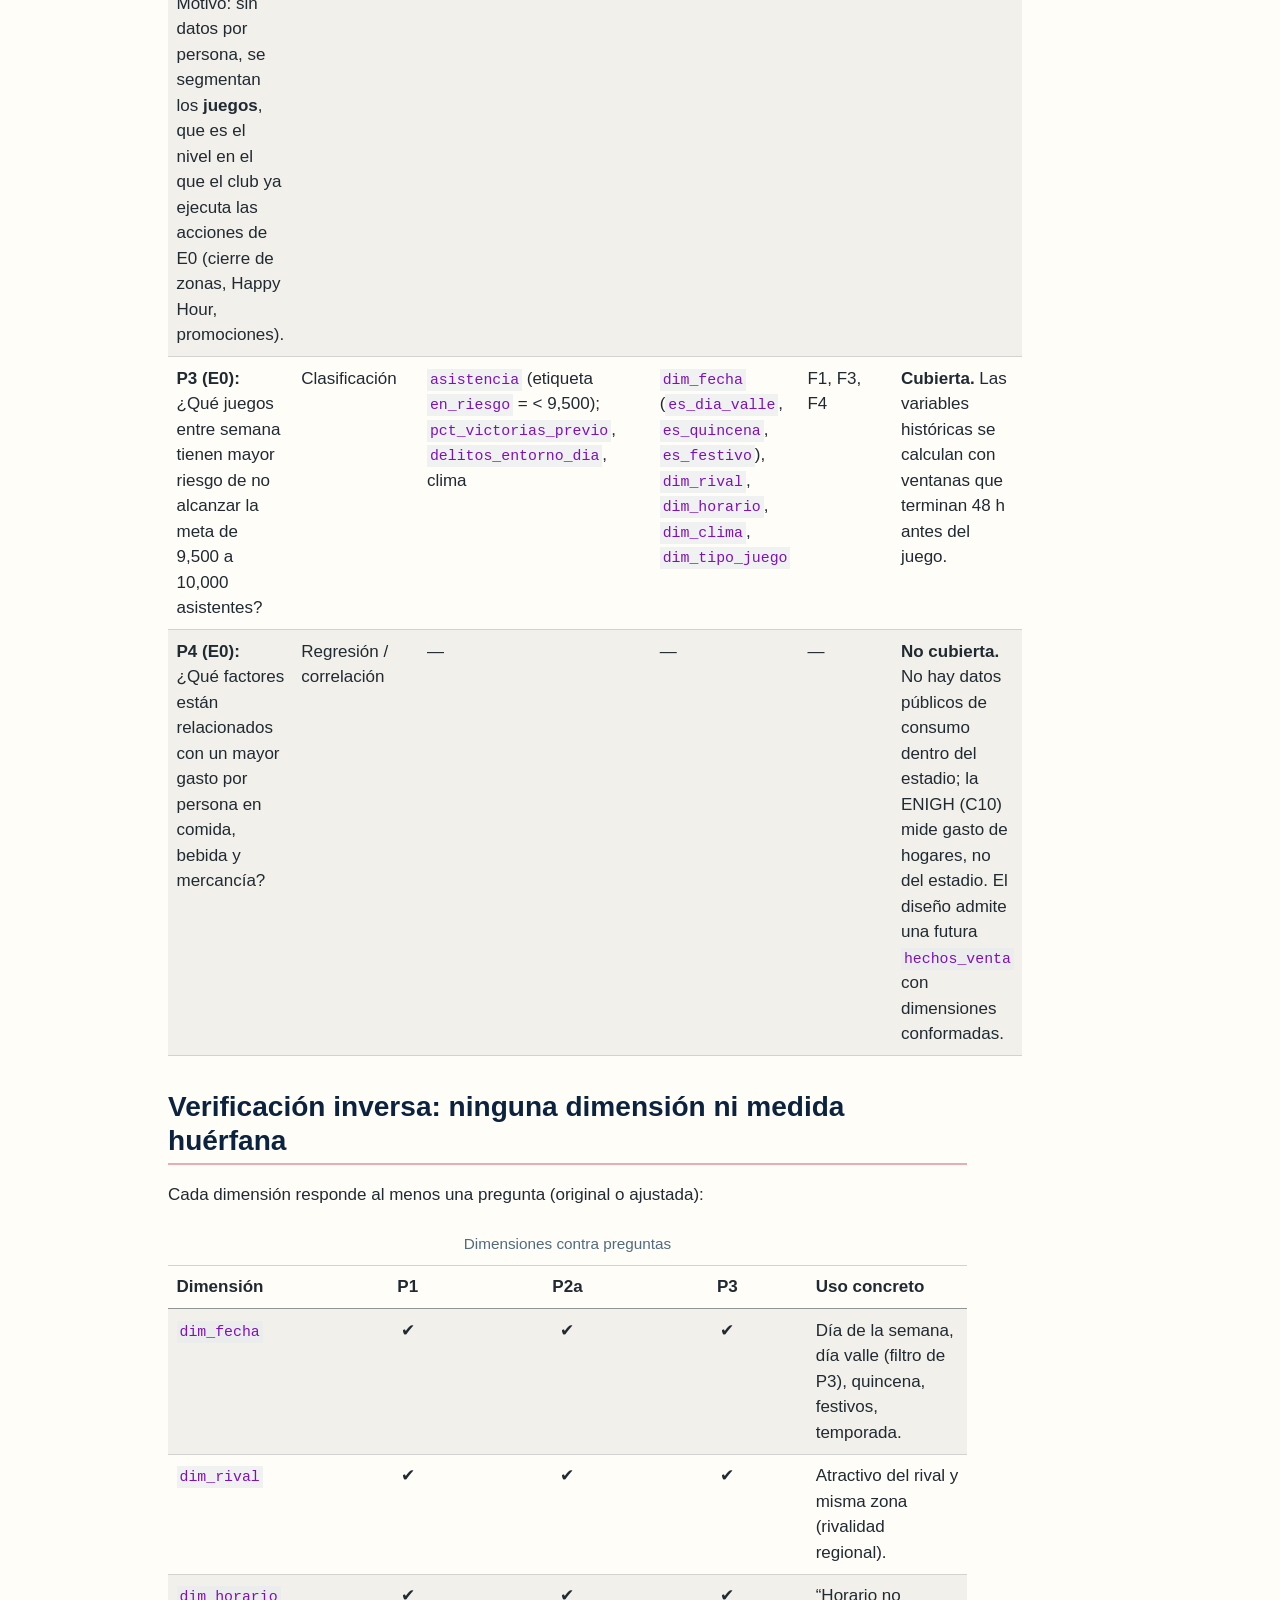
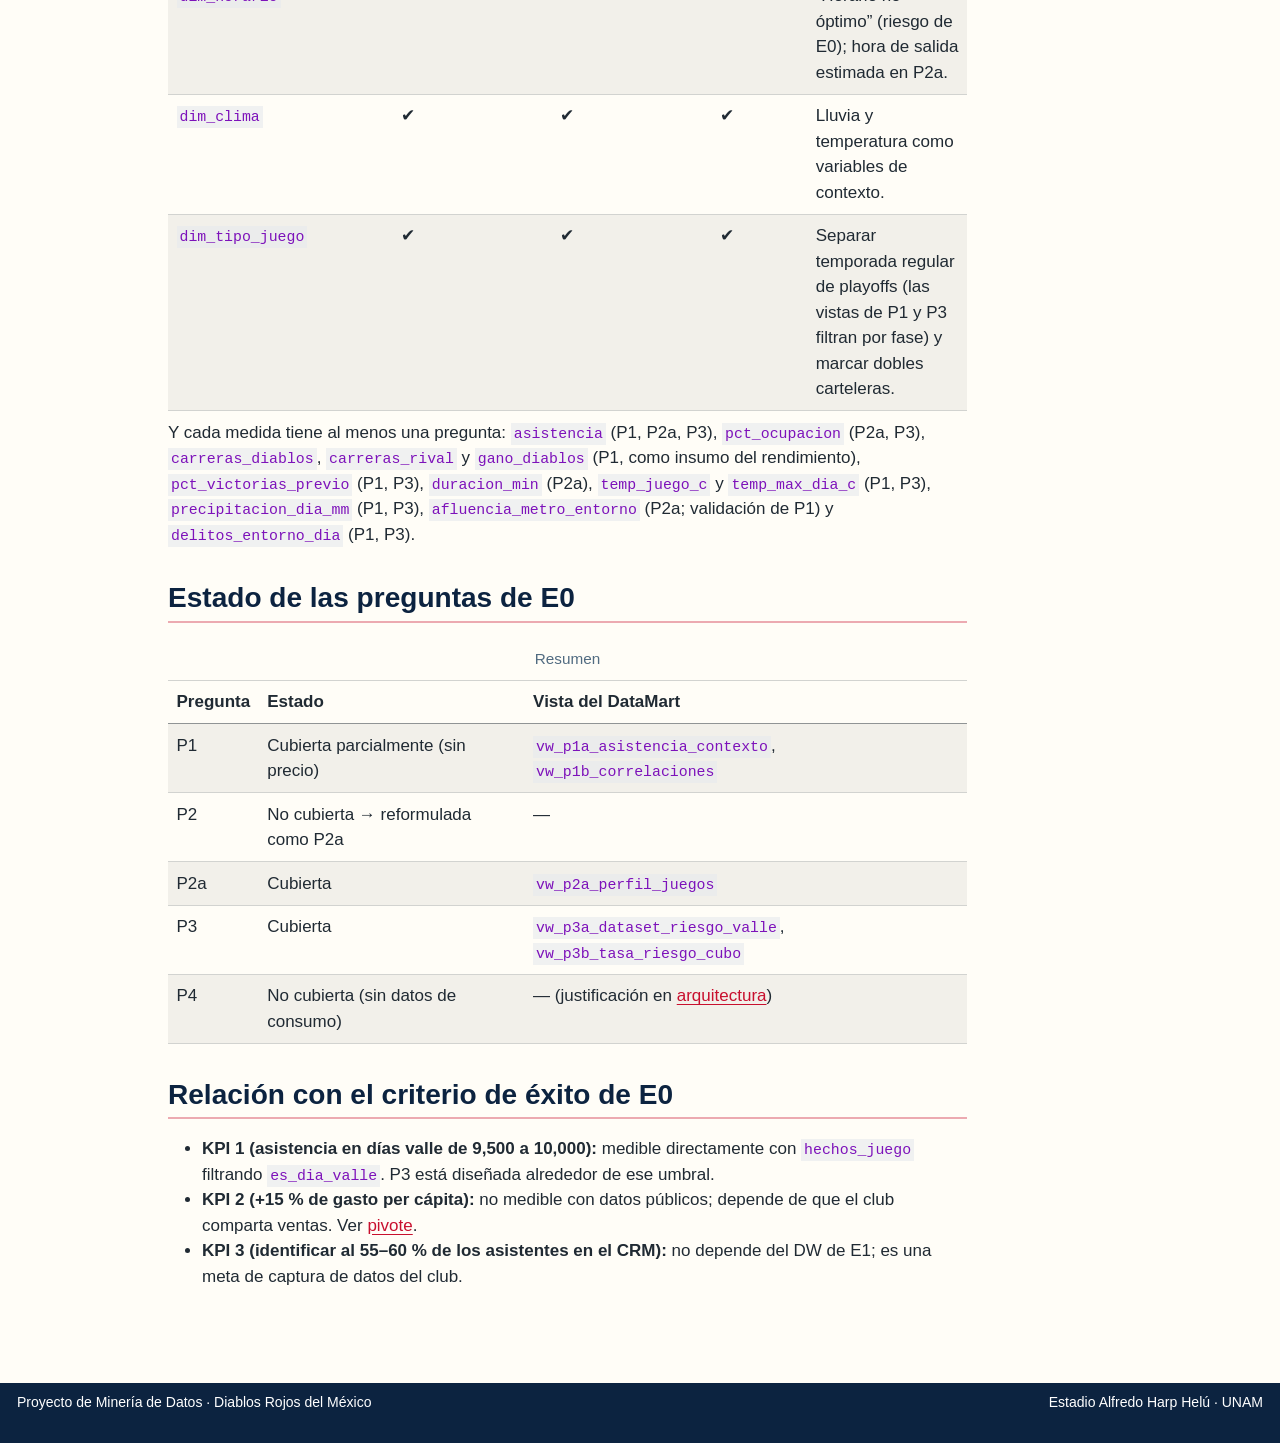
<file: docs/entregas/E1_arquitectura_dw/trazabilidad.html>
<!DOCTYPE html>
<html xmlns="http://www.w3.org/1999/xhtml" lang="es" xml:lang="es"><head>

<meta charset="utf-8">
<meta name="generator" content="quarto-1.10.19">

<meta name="viewport" content="width=device-width, initial-scale=1.0, user-scalable=yes">


<title>E1 · Trazabilidad a E0 – Proyecto Minería de Datos</title>
<style>
/* Default styles provided by pandoc.
** See https://pandoc.org/MANUAL.html#variables-for-html for config info.
*/
span.smallcaps{font-variant: small-caps;}
div.columns{display: flex; gap: 1.5em;}
div.column{flex: auto;}
@media screen {
div.columns{gap: min(4vw, 1.5em);}
div.column{overflow-x: auto;}
}
div.hanging-indent{margin-left: 1.5em; text-indent: -1.5em;}
ul.task-list{list-style: none;}
ul.task-list li input[type="checkbox"] {
  width: 0.8em;
  margin: 0 0.8em 0.2em -1em; /* quarto-specific, see https://github.com/quarto-dev/quarto-cli/issues/4556 */ 
  vertical-align: middle;
}
</style>


<script src="../../site_libs/quarto-nav/quarto-nav.js"></script>
<script src="../../site_libs/quarto-nav/headroom.min.js"></script>
<script src="../../site_libs/clipboard/clipboard.min.js"></script>
<script src="../../site_libs/quarto-search/autocomplete.umd.js"></script>
<script src="../../site_libs/quarto-search/fuse.min.js"></script>
<script src="../../site_libs/quarto-search/quarto-search.js"></script>
<meta name="quarto:offset" content="../../">
<link href="../../images/baseball.svg" rel="icon" type="image/svg+xml">
<script src="../../site_libs/quarto-html/quarto.js" type="module"></script>
<script src="../../site_libs/quarto-html/tabsets/tabsets.js" type="module"></script>
<script src="../../site_libs/quarto-html/popper.min.js"></script>
<script src="../../site_libs/quarto-html/tippy.umd.min.js"></script>
<script src="../../site_libs/quarto-html/anchor.min.js"></script>
<link href="../../site_libs/quarto-html/tippy.css" rel="stylesheet">
<link href="../../site_libs/quarto-html/quarto-syntax-highlighting-bf27225e3a48a9273f3daa8f8e829971.css" rel="stylesheet" id="quarto-text-highlighting-styles">
<script src="../../site_libs/bootstrap/bootstrap.min.js"></script>
<link href="../../site_libs/bootstrap/bootstrap-icons.css" rel="stylesheet">
<link href="../../site_libs/bootstrap/bootstrap-fb70c40dc7482c689762369618a42d12.min.css" rel="stylesheet" append-hash="true" id="quarto-bootstrap" data-mode="light">
<script id="quarto-search-options" type="application/json">{
  "location": "navbar",
  "copy-button": false,
  "collapse-after": 3,
  "panel-placement": "end",
  "type": "overlay",
  "limit": 50,
  "keyboard-shortcut": [
    "f",
    "/",
    "s"
  ],
  "show-item-context": false,
  "language": {
    "search-no-results-text": "No se han encontrado resultados",
    "search-matching-documents-text": "documentos encontrados",
    "search-copy-link-title": "Copiar el enlace en la búsqueda",
    "search-hide-matches-text": "Ocultar resultados adicionales",
    "search-more-match-text": "resultado adicional en este documento",
    "search-more-matches-text": "resultados adicionales en este documento",
    "search-clear-button-title": "Borrar",
    "search-text-placeholder": "",
    "search-detached-cancel-button-title": "Cancelar",
    "search-submit-button-title": "Enviar",
    "search-label": "Buscar"
  }
}</script>
<style>

      .quarto-title-block .quarto-title-banner h1,
      .quarto-title-block .quarto-title-banner h2,
      .quarto-title-block .quarto-title-banner h3,
      .quarto-title-block .quarto-title-banner h4,
      .quarto-title-block .quarto-title-banner h5,
      .quarto-title-block .quarto-title-banner h6
      {
        color: #ffffff;
      }

      .quarto-title-block .quarto-title-banner {
        color: #ffffff;
background: #0c2340;
      }
</style>


</head>

<body class="nav-fixed quarto-light">

<div id="quarto-search-results"></div>
  <header id="quarto-header" class="headroom fixed-top quarto-banner">
    <nav class="navbar navbar-expand-lg " data-bs-theme="dark">
      <div class="navbar-container container-fluid">
      <div class="navbar-brand-container mx-auto">
    <a href="../../index.html" class="navbar-brand navbar-brand-logo">
    <img src="../../images/baseball.svg" alt="Pelota de béisbol" class="navbar-logo light-content">
    <img src="../../images/baseball.svg" alt="Pelota de béisbol" class="navbar-logo dark-content">
    </a>
    <a class="navbar-brand" href="../../index.html">
    <span class="navbar-title">Proyecto Minería de Datos</span>
    </a>
  </div>
            <div id="quarto-search" class="" title="Buscar"></div>
          <button class="navbar-toggler" type="button" data-bs-toggle="collapse" data-bs-target="#navbarCollapse" aria-controls="navbarCollapse" role="menu" aria-expanded="false" aria-label="Navegación de palanca" onclick="if (window.quartoToggleHeadroom) { window.quartoToggleHeadroom(); }">
  <span class="navbar-toggler-icon"></span>
</button>
          <div class="collapse navbar-collapse" id="navbarCollapse">
            <ul class="navbar-nav navbar-nav-scroll me-auto">
  <li class="nav-item">
    <a class="nav-link" href="../../index.html"> 
<span class="menu-text">Inicio</span></a>
  </li>  
  <li class="nav-item dropdown ">
    <a class="nav-link dropdown-toggle" href="#" id="nav-menu-e0-negocio" role="link" data-bs-toggle="dropdown" aria-expanded="false">
 <span class="menu-text">E0: Negocio</span>
    </a>
    <ul class="dropdown-menu" aria-labelledby="nav-menu-e0-negocio">    
        <li>
    <a class="dropdown-item" href="../../entregas/E0_comprension_negocio/bitacora.html">
 <span class="dropdown-text">Bitácora</span></a>
  </li>  
        <li>
    <a class="dropdown-item" href="../../entregas/E0_comprension_negocio/canvas.html">
 <span class="dropdown-text">Canvas</span></a>
  </li>  
        <li>
    <a class="dropdown-item" href="../../entregas/E0_comprension_negocio/preguntas.html">
 <span class="dropdown-text">Preguntas</span></a>
  </li>  
        <li>
    <a class="dropdown-item" href="../../entregas/E0_comprension_negocio/criterio_exito.html">
 <span class="dropdown-text">Criterio Éxito</span></a>
  </li>  
        <li>
    <a class="dropdown-item" href="../../entregas/E0_comprension_negocio/riesgos_supuestos.html">
 <span class="dropdown-text">Riesgos</span></a>
  </li>  
        <li>
    <a class="dropdown-item" href="../../entregas/E0_comprension_negocio/fuentes.html">
 <span class="dropdown-text">Fuentes</span></a>
  </li>  
        <li>
    <a class="dropdown-item" href="../../entregas/E0_comprension_negocio/uso_ia.html">
 <span class="dropdown-text">Uso IA</span></a>
  </li>  
    </ul>
  </li>
  <li class="nav-item dropdown ">
    <a class="nav-link dropdown-toggle" href="#" id="nav-menu-e1-arquitectura-dw" role="link" data-bs-toggle="dropdown" aria-expanded="false">
 <span class="menu-text">E1: Arquitectura DW</span>
    </a>
    <ul class="dropdown-menu" aria-labelledby="nav-menu-e1-arquitectura-dw">    
        <li>
    <a class="dropdown-item" href="../../entregas/E1_arquitectura_dw/fuentes.html">
 <span class="dropdown-text">Fuentes de Datos</span></a>
  </li>  
        <li>
    <a class="dropdown-item" href="../../entregas/E1_arquitectura_dw/arquitectura.html">
 <span class="dropdown-text">Arquitectura 3 Capas</span></a>
  </li>  
        <li>
    <a class="dropdown-item" href="../../entregas/E1_arquitectura_dw/estrella.html">
 <span class="dropdown-text">Esquema Estrella</span></a>
  </li>  
        <li>
    <a class="dropdown-item" href="../../entregas/E1_arquitectura_dw/trazabilidad.html">
 <span class="dropdown-text">Trazabilidad</span></a>
  </li>  
        <li>
    <a class="dropdown-item" href="../../entregas/E1_arquitectura_dw/pivote.html">
 <span class="dropdown-text">Pivote por Datos</span></a>
  </li>  
        <li>
    <a class="dropdown-item" href="../../entregas/E1_arquitectura_dw/uso_ia.html">
 <span class="dropdown-text">Uso IA</span></a>
  </li>  
    </ul>
  </li>
</ul>
          </div> <!-- /navcollapse -->
            <div class="quarto-navbar-tools">
</div>
      </div> <!-- /container-fluid -->
    </nav>
</header>
<!-- content -->
<header id="title-block-header" class="quarto-title-block default page-columns page-full">
  <div class="quarto-title-banner page-columns page-full">
    <div class="quarto-title column-body">
      <h1 class="title">E1 · Trazabilidad a E0</h1>
            <p class="subtitle lead">Pregunta → tarea de minería → métrica → dimensión → fuente → estado</p>
                      </div>
  </div>
    
  
  <div class="quarto-title-meta">

      
    
      
    </div>
    
  
  </header><div id="quarto-content" class="quarto-container page-columns page-rows-contents page-layout-article page-navbar">
<!-- sidebar -->
<!-- margin-sidebar -->
    <div id="quarto-margin-sidebar" class="sidebar margin-sidebar">
        <nav id="TOC" role="doc-toc" class="toc-active">
    <h2 id="toc-title">En esta página</h2>
   
  <ul>
  <li><a href="#matriz-de-trazabilidad" id="toc-matriz-de-trazabilidad" class="nav-link active" data-scroll-target="#matriz-de-trazabilidad">Matriz de trazabilidad</a></li>
  <li><a href="#verificación-inversa-ninguna-dimensión-ni-medida-huérfana" id="toc-verificación-inversa-ninguna-dimensión-ni-medida-huérfana" class="nav-link" data-scroll-target="#verificación-inversa-ninguna-dimensión-ni-medida-huérfana">Verificación inversa: ninguna dimensión ni medida huérfana</a></li>
  <li><a href="#estado-de-las-preguntas-de-e0" id="toc-estado-de-las-preguntas-de-e0" class="nav-link" data-scroll-target="#estado-de-las-preguntas-de-e0">Estado de las preguntas de E0</a></li>
  <li><a href="#relación-con-el-criterio-de-éxito-de-e0" id="toc-relación-con-el-criterio-de-éxito-de-e0" class="nav-link" data-scroll-target="#relación-con-el-criterio-de-éxito-de-e0">Relación con el criterio de éxito de E0</a></li>
  </ul>
</nav>
    </div>
<!-- main -->
<main class="content quarto-banner-title-block" id="quarto-document-content">





<section id="matriz-de-trazabilidad" class="level2">
<h2 class="anchored" data-anchor-id="matriz-de-trazabilidad">Matriz de trazabilidad</h2>
<table class="table-striped caption-top table">
<caption>Matriz de trazabilidad</caption>
<thead>
<tr class="header">
<th style="text-align: left;">Pregunta</th>
<th style="text-align: left;">Tarea de minería</th>
<th style="text-align: left;">Métrica (hecho)</th>
<th style="text-align: left;">Dimensiones</th>
<th style="text-align: left;">Fuente(s)</th>
<th style="text-align: left;">Estado</th>
</tr>
</thead>
<tbody>
<tr class="odd">
<td style="text-align: left;"><strong>P1 (E0):</strong> ¿Qué variables predicen mejor la asistencia de un juego con al menos 48 h de anticipación?</td>
<td style="text-align: left;">Regresión</td>
<td style="text-align: left;"><code>asistencia</code> (objetivo); <code>pct_victorias_previo</code>, <code>temp_juego_c</code>, <code>temp_max_dia_c</code>, <code>precipitacion_dia_mm</code>, <code>delitos_entorno_dia</code>, <code>carreras_*</code>, <code>gano_diablos</code></td>
<td style="text-align: left;"><code>dim_fecha</code>, <code>dim_rival</code>, <code>dim_horario</code>, <code>dim_clima</code>, <code>dim_tipo_juego</code></td>
<td style="text-align: left;">F1, F3, F4</td>
<td style="text-align: left;"><strong>Parcial.</strong> Se cubren día, horario, rival, fase, clima, rendimiento y seguridad del entorno. Falta el <strong>precio del boleto</strong>: no existe histórico público por juego (C9 descartada). En producción, el clima tendría que venir de un pronóstico, no del dato observado.</td>
</tr>
<tr class="even">
<td style="text-align: left;"><strong>P2 (E0):</strong> ¿Se pueden identificar perfiles dentro del “aficionado fantasma” a partir de sus patrones de consumo?</td>
<td style="text-align: left;">Segmentación</td>
<td style="text-align: left;">—</td>
<td style="text-align: left;">—</td>
<td style="text-align: left;">—</td>
<td style="text-align: left;"><strong>No cubierta.</strong> Requiere consumo por persona (punto de venta) y boletaje (Ticketmaster / Pase Diablo), datos privados del club. Se reformula como P2a.</td>
</tr>
<tr class="odd">
<td style="text-align: left;"><strong>P2a (ajustada):</strong> ¿Qué perfiles de juego existen según su asistencia, su contexto y la movilidad de llegada? Motivo: sin datos por persona, se segmentan los <strong>juegos</strong>, que es el nivel en el que el club ya ejecuta las acciones de E0 (cierre de zonas, Happy Hour, promociones).</td>
<td style="text-align: left;">Segmentación</td>
<td style="text-align: left;"><code>asistencia</code>, <code>pct_ocupacion</code>, <code>afluencia_metro_entorno</code>, <code>duracion_min</code></td>
<td style="text-align: left;"><code>dim_fecha</code>, <code>dim_rival</code>, <code>dim_horario</code>, <code>dim_clima</code>, <code>dim_tipo_juego</code></td>
<td style="text-align: left;">F1, F2, F3</td>
<td style="text-align: left;"><strong>Cubierta</strong> (pregunta ajustada, ver <a href="../../entregas/E1_arquitectura_dw/pivote.html">pivote</a>).</td>
</tr>
<tr class="even">
<td style="text-align: left;"><strong>P3 (E0):</strong> ¿Qué juegos entre semana tienen mayor riesgo de no alcanzar la meta de 9,500 a 10,000 asistentes?</td>
<td style="text-align: left;">Clasificación</td>
<td style="text-align: left;"><code>asistencia</code> (etiqueta <code>en_riesgo</code> = &lt; 9,500); <code>pct_victorias_previo</code>, <code>delitos_entorno_dia</code>, clima</td>
<td style="text-align: left;"><code>dim_fecha</code> (<code>es_dia_valle</code>, <code>es_quincena</code>, <code>es_festivo</code>), <code>dim_rival</code>, <code>dim_horario</code>, <code>dim_clima</code>, <code>dim_tipo_juego</code></td>
<td style="text-align: left;">F1, F3, F4</td>
<td style="text-align: left;"><strong>Cubierta.</strong> Las variables históricas se calculan con ventanas que terminan 48 h antes del juego.</td>
</tr>
<tr class="odd">
<td style="text-align: left;"><strong>P4 (E0):</strong> ¿Qué factores están relacionados con un mayor gasto por persona en comida, bebida y mercancía?</td>
<td style="text-align: left;">Regresión / correlación</td>
<td style="text-align: left;">—</td>
<td style="text-align: left;">—</td>
<td style="text-align: left;">—</td>
<td style="text-align: left;"><strong>No cubierta.</strong> No hay datos públicos de consumo dentro del estadio; la ENIGH (C10) mide gasto de hogares, no del estadio. El diseño admite una futura <code>hechos_venta</code> con dimensiones conformadas.</td>
</tr>
</tbody>
</table>
</section>
<section id="verificación-inversa-ninguna-dimensión-ni-medida-huérfana" class="level2">
<h2 class="anchored" data-anchor-id="verificación-inversa-ninguna-dimensión-ni-medida-huérfana">Verificación inversa: ninguna dimensión ni medida huérfana</h2>
<p>Cada dimensión responde al menos una pregunta (original o ajustada):</p>
<table class="table-striped caption-top table">
<caption>Dimensiones contra preguntas</caption>
<colgroup>
<col style="width: 20%">
<col style="width: 20%">
<col style="width: 20%">
<col style="width: 20%">
<col style="width: 20%">
</colgroup>
<thead>
<tr class="header">
<th style="text-align: left;">Dimensión</th>
<th style="text-align: center;">P1</th>
<th style="text-align: center;">P2a</th>
<th style="text-align: center;">P3</th>
<th style="text-align: left;">Uso concreto</th>
</tr>
</thead>
<tbody>
<tr class="odd">
<td style="text-align: left;"><code>dim_fecha</code></td>
<td style="text-align: center;">✔</td>
<td style="text-align: center;">✔</td>
<td style="text-align: center;">✔</td>
<td style="text-align: left;">Día de la semana, día valle (filtro de P3), quincena, festivos, temporada.</td>
</tr>
<tr class="even">
<td style="text-align: left;"><code>dim_rival</code></td>
<td style="text-align: center;">✔</td>
<td style="text-align: center;">✔</td>
<td style="text-align: center;">✔</td>
<td style="text-align: left;">Atractivo del rival y misma zona (rivalidad regional).</td>
</tr>
<tr class="odd">
<td style="text-align: left;"><code>dim_horario</code></td>
<td style="text-align: center;">✔</td>
<td style="text-align: center;">✔</td>
<td style="text-align: center;">✔</td>
<td style="text-align: left;">“Horario no óptimo” (riesgo de E0); hora de salida estimada en P2a.</td>
</tr>
<tr class="even">
<td style="text-align: left;"><code>dim_clima</code></td>
<td style="text-align: center;">✔</td>
<td style="text-align: center;">✔</td>
<td style="text-align: center;">✔</td>
<td style="text-align: left;">Lluvia y temperatura como variables de contexto.</td>
</tr>
<tr class="odd">
<td style="text-align: left;"><code>dim_tipo_juego</code></td>
<td style="text-align: center;">✔</td>
<td style="text-align: center;">✔</td>
<td style="text-align: center;">✔</td>
<td style="text-align: left;">Separar temporada regular de playoffs (las vistas de P1 y P3 filtran por fase) y marcar dobles carteleras.</td>
</tr>
</tbody>
</table>
<p>Y cada medida tiene al menos una pregunta: <code>asistencia</code> (P1, P2a, P3), <code>pct_ocupacion</code> (P2a, P3), <code>carreras_diablos</code>, <code>carreras_rival</code> y <code>gano_diablos</code> (P1, como insumo del rendimiento), <code>pct_victorias_previo</code> (P1, P3), <code>duracion_min</code> (P2a), <code>temp_juego_c</code> y <code>temp_max_dia_c</code> (P1, P3), <code>precipitacion_dia_mm</code> (P1, P3), <code>afluencia_metro_entorno</code> (P2a; validación de P1) y <code>delitos_entorno_dia</code> (P1, P3).</p>
</section>
<section id="estado-de-las-preguntas-de-e0" class="level2">
<h2 class="anchored" data-anchor-id="estado-de-las-preguntas-de-e0">Estado de las preguntas de E0</h2>
<table class="table-striped caption-top table">
<caption>Resumen</caption>
<thead>
<tr class="header">
<th style="text-align: left;">Pregunta</th>
<th style="text-align: left;">Estado</th>
<th style="text-align: left;">Vista del DataMart</th>
</tr>
</thead>
<tbody>
<tr class="odd">
<td style="text-align: left;">P1</td>
<td style="text-align: left;">Cubierta parcialmente (sin precio)</td>
<td style="text-align: left;"><code>vw_p1a_asistencia_contexto</code>, <code>vw_p1b_correlaciones</code></td>
</tr>
<tr class="even">
<td style="text-align: left;">P2</td>
<td style="text-align: left;">No cubierta → reformulada como P2a</td>
<td style="text-align: left;">—</td>
</tr>
<tr class="odd">
<td style="text-align: left;">P2a</td>
<td style="text-align: left;">Cubierta</td>
<td style="text-align: left;"><code>vw_p2a_perfil_juegos</code></td>
</tr>
<tr class="even">
<td style="text-align: left;">P3</td>
<td style="text-align: left;">Cubierta</td>
<td style="text-align: left;"><code>vw_p3a_dataset_riesgo_valle</code>, <code>vw_p3b_tasa_riesgo_cubo</code></td>
</tr>
<tr class="odd">
<td style="text-align: left;">P4</td>
<td style="text-align: left;">No cubierta (sin datos de consumo)</td>
<td style="text-align: left;">— (justificación en <a href="../../entregas/E1_arquitectura_dw/arquitectura.html">arquitectura</a>)</td>
</tr>
</tbody>
</table>
</section>
<section id="relación-con-el-criterio-de-éxito-de-e0" class="level2">
<h2 class="anchored" data-anchor-id="relación-con-el-criterio-de-éxito-de-e0">Relación con el criterio de éxito de E0</h2>
<ul>
<li><strong>KPI 1 (asistencia en días valle de 9,500 a 10,000):</strong> medible directamente con <code>hechos_juego</code> filtrando <code>es_dia_valle</code>. P3 está diseñada alrededor de ese umbral.</li>
<li><strong>KPI 2 (+15 % de gasto per cápita):</strong> no medible con datos públicos; depende de que el club comparta ventas. Ver <a href="../../entregas/E1_arquitectura_dw/pivote.html">pivote</a>.</li>
<li><strong>KPI 3 (identificar al 55–60 % de los asistentes en el CRM):</strong> no depende del DW de E1; es una meta de captura de datos del club.</li>
</ul>


</section>

</main> <!-- /main -->
<script id="quarto-html-after-body" type="application/javascript">
  window.document.addEventListener("DOMContentLoaded", function (event) {
    const icon = "";
    const anchorJS = new window.AnchorJS();
    anchorJS.options = {
      placement: 'right',
      icon: icon
    };
    anchorJS.add('.anchored');
    const isCodeAnnotation = (el) => {
      for (const clz of el.classList) {
        if (clz.startsWith('code-annotation-')) {                     
          return true;
        }
      }
      return false;
    }
    const onCopySuccess = function(e) {
      // button target
      const button = e.trigger;
      // don't keep focus
      button.blur();
      // flash "checked"
      button.classList.add('code-copy-button-checked');
      var currentTitle = button.getAttribute("title");
      button.setAttribute("title", "Copiado");
      let tooltip;
      if (window.bootstrap) {
        button.setAttribute("data-bs-toggle", "tooltip");
        button.setAttribute("data-bs-placement", "left");
        button.setAttribute("data-bs-title", "Copiado");
        tooltip = new bootstrap.Tooltip(button, 
          { trigger: "manual", 
            customClass: "code-copy-button-tooltip",
            offset: [0, -8]});
        tooltip.show();    
      }
      setTimeout(function() {
        if (tooltip) {
          tooltip.hide();
          button.removeAttribute("data-bs-title");
          button.removeAttribute("data-bs-toggle");
          button.removeAttribute("data-bs-placement");
        }
        button.setAttribute("title", currentTitle);
        button.classList.remove('code-copy-button-checked');
      }, 1000);
      // clear code selection
      e.clearSelection();
    }
    const getTextToCopy = function(trigger) {
      const outerScaffold = trigger.parentElement.cloneNode(true);
      const codeEl = outerScaffold.querySelector('code');
      for (const childEl of codeEl.children) {
        if (isCodeAnnotation(childEl)) {
          childEl.remove();
        }
      }
      return codeEl.innerText;
    }
    const clipboard = new window.ClipboardJS('.code-copy-button:not([data-in-quarto-modal])', {
      text: getTextToCopy
    });
    clipboard.on('success', onCopySuccess);
    if (window.document.getElementById('quarto-embedded-source-code-modal')) {
      const clipboardModal = new window.ClipboardJS('.code-copy-button[data-in-quarto-modal]', {
        text: getTextToCopy,
        container: window.document.getElementById('quarto-embedded-source-code-modal')
      });
      clipboardModal.on('success', onCopySuccess);
    }
      var localhostRegex = new RegExp(/^(?:http|https):\/\/localhost\:?[0-9]*\//);
      var mailtoRegex = new RegExp(/^mailto:/);
        var filterRegex = new RegExp('/' + window.location.host + '/');
      var isInternal = (href) => {
          return filterRegex.test(href) || localhostRegex.test(href) || mailtoRegex.test(href);
      }
      // Inspect non-navigation links and adorn them if external
     var links = window.document.querySelectorAll('a[href]:not(.nav-link):not(.navbar-brand):not(.toc-action):not(.sidebar-link):not(.sidebar-item-toggle):not(.pagination-link):not(.no-external):not([aria-hidden]):not(.dropdown-item):not(.quarto-navigation-tool):not(.about-link)');
      for (var i=0; i<links.length; i++) {
        const link = links[i];
        if (!isInternal(link.href)) {
          // undo the damage that might have been done by quarto-nav.js in the case of
          // links that we want to consider external
          if (link.dataset.originalHref !== undefined) {
            link.href = link.dataset.originalHref;
          }
        }
      }
    function tippyHover(el, contentFn, onTriggerFn, onUntriggerFn) {
      const config = {
        allowHTML: true,
        maxWidth: 500,
        delay: 100,
        arrow: false,
        appendTo: function(el) {
            return el.parentElement;
        },
        interactive: true,
        interactiveBorder: 10,
        theme: 'quarto',
        placement: 'bottom-start',
      };
      if (contentFn) {
        config.content = contentFn;
      }
      if (onTriggerFn) {
        config.onTrigger = onTriggerFn;
      }
      if (onUntriggerFn) {
        config.onUntrigger = onUntriggerFn;
      }
      window.tippy(el, config); 
    }
    const noterefs = window.document.querySelectorAll('a[role="doc-noteref"]');
    for (var i=0; i<noterefs.length; i++) {
      const ref = noterefs[i];
      tippyHover(ref, function() {
        // use id or data attribute instead here
        let href = ref.getAttribute('data-footnote-href') || ref.getAttribute('href');
        try { href = new URL(href).hash; } catch {}
        const id = href.replace(/^#\/?/, "");
        const note = window.document.getElementById(id);
        if (note) {
          return note.innerHTML;
        } else {
          return "";
        }
      });
    }
    const xrefs = window.document.querySelectorAll('a.quarto-xref');
    const processXRef = (id, note) => {
      // Strip column container classes
      const stripColumnClz = (el) => {
        el.classList.remove("page-full", "page-columns");
        if (el.children) {
          for (const child of el.children) {
            stripColumnClz(child);
          }
        }
      }
      stripColumnClz(note)
      if (id === null || id.startsWith('sec-')) {
        // Special case sections, only their first couple elements
        const container = document.createElement("div");
        if (note.children && note.children.length > 2) {
          container.appendChild(note.children[0].cloneNode(true));
          for (let i = 1; i < note.children.length; i++) {
            const child = note.children[i];
            if (child.tagName === "P" && child.innerText === "") {
              continue;
            } else {
              container.appendChild(child.cloneNode(true));
              break;
            }
          }
          if (window.Quarto?.typesetMath) {
            window.Quarto.typesetMath(container);
          }
          return container.innerHTML
        } else {
          if (window.Quarto?.typesetMath) {
            window.Quarto.typesetMath(note);
          }
          return note.innerHTML;
        }
      } else {
        // Remove any anchor links if they are present
        const anchorLink = note.querySelector('a.anchorjs-link');
        if (anchorLink) {
          anchorLink.remove();
        }
        if (window.Quarto?.typesetMath) {
          window.Quarto.typesetMath(note);
        }
        if (note.classList.contains("callout")) {
          return note.outerHTML;
        } else {
          return note.innerHTML;
        }
      }
    }
    for (var i=0; i<xrefs.length; i++) {
      const xref = xrefs[i];
      tippyHover(xref, undefined, function(instance) {
        instance.disable();
        let url = xref.getAttribute('href');
        let hash = undefined; 
        if (url.startsWith('#')) {
          hash = url;
        } else {
          try { hash = new URL(url).hash; } catch {}
        }
        if (hash) {
          const id = hash.replace(/^#\/?/, "");
          const note = window.document.getElementById(id);
          if (note !== null) {
            try {
              const html = processXRef(id, note.cloneNode(true));
              instance.setContent(html);
            } finally {
              instance.enable();
              instance.show();
            }
          } else {
            // See if we can fetch this
            fetch(url.split('#')[0])
            .then(res => res.text())
            .then(html => {
              const parser = new DOMParser();
              const htmlDoc = parser.parseFromString(html, "text/html");
              const note = htmlDoc.getElementById(id);
              if (note !== null) {
                const html = processXRef(id, note);
                instance.setContent(html);
              } 
            }).finally(() => {
              instance.enable();
              instance.show();
            });
          }
        } else {
          // See if we can fetch a full url (with no hash to target)
          // This is a special case and we should probably do some content thinning / targeting
          fetch(url)
          .then(res => res.text())
          .then(html => {
            const parser = new DOMParser();
            const htmlDoc = parser.parseFromString(html, "text/html");
            const note = htmlDoc.querySelector('main.content');
            if (note !== null) {
              // This should only happen for chapter cross references
              // (since there is no id in the URL)
              // remove the first header
              if (note.children.length > 0 && note.children[0].tagName === "HEADER") {
                note.children[0].remove();
              }
              const html = processXRef(null, note);
              instance.setContent(html);
            } 
          }).finally(() => {
            instance.enable();
            instance.show();
          });
        }
      }, function(instance) {
      });
    }
        let selectedAnnoteEl;
        const selectorForAnnotation = ( cell, annotation) => {
          let cellAttr = 'data-code-cell="' + cell + '"';
          let lineAttr = 'data-code-annotation="' +  annotation + '"';
          const selector = 'span[' + cellAttr + '][' + lineAttr + ']';
          return selector;
        }
        const selectCodeLines = (annoteEl) => {
          const doc = window.document;
          const targetCell = annoteEl.getAttribute("data-target-cell");
          const targetAnnotation = annoteEl.getAttribute("data-target-annotation");
          const annoteSpan = window.document.querySelector(selectorForAnnotation(targetCell, targetAnnotation));
          const lines = annoteSpan.getAttribute("data-code-lines").split(",");
          const lineIds = lines.map((line) => {
            return targetCell + "-" + line;
          })
          let top = null;
          let height = null;
          let parent = null;
          if (lineIds.length > 0) {
              //compute the position of the single el (top and bottom and make a div)
              const el = window.document.getElementById(lineIds[0]);
              top = el.offsetTop;
              height = el.offsetHeight;
              parent = el.parentElement.parentElement;
            if (lineIds.length > 1) {
              const lastEl = window.document.getElementById(lineIds[lineIds.length - 1]);
              const bottom = lastEl.offsetTop + lastEl.offsetHeight;
              height = bottom - top;
            }
            if (top !== null && height !== null && parent !== null) {
              // cook up a div (if necessary) and position it 
              let div = window.document.getElementById("code-annotation-line-highlight");
              if (div === null) {
                div = window.document.createElement("div");
                div.setAttribute("id", "code-annotation-line-highlight");
                div.style.position = 'absolute';
                parent.appendChild(div);
              }
              div.style.top = top - 2 + "px";
              div.style.height = height + 4 + "px";
              div.style.left = 0;
              let gutterDiv = window.document.getElementById("code-annotation-line-highlight-gutter");
              if (gutterDiv === null) {
                gutterDiv = window.document.createElement("div");
                gutterDiv.setAttribute("id", "code-annotation-line-highlight-gutter");
                gutterDiv.style.position = 'absolute';
                const codeCell = window.document.getElementById(targetCell);
                const gutter = codeCell.querySelector('.code-annotation-gutter');
                gutter.appendChild(gutterDiv);
              }
              gutterDiv.style.top = top - 2 + "px";
              gutterDiv.style.height = height + 4 + "px";
            }
            selectedAnnoteEl = annoteEl;
          }
        };
        const unselectCodeLines = () => {
          const elementsIds = ["code-annotation-line-highlight", "code-annotation-line-highlight-gutter"];
          elementsIds.forEach((elId) => {
            const div = window.document.getElementById(elId);
            if (div) {
              div.remove();
            }
          });
          selectedAnnoteEl = undefined;
        };
          // Handle positioning of the toggle
      window.addEventListener(
        "resize",
        throttle(() => {
          elRect = undefined;
          if (selectedAnnoteEl) {
            selectCodeLines(selectedAnnoteEl);
          }
        }, 10)
      );
      function throttle(fn, ms) {
      let throttle = false;
      let timer;
        return (...args) => {
          if(!throttle) { // first call gets through
              fn.apply(this, args);
              throttle = true;
          } else { // all the others get throttled
              if(timer) clearTimeout(timer); // cancel #2
              timer = setTimeout(() => {
                fn.apply(this, args);
                timer = throttle = false;
              }, ms);
          }
        };
      }
        // Attach click handler to the DT
        const annoteDls = window.document.querySelectorAll('dt[data-target-cell]');
        for (const annoteDlNode of annoteDls) {
          annoteDlNode.addEventListener('click', (event) => {
            const clickedEl = event.target;
            if (clickedEl !== selectedAnnoteEl) {
              unselectCodeLines();
              const activeEl = window.document.querySelector('dt[data-target-cell].code-annotation-active');
              if (activeEl) {
                activeEl.classList.remove('code-annotation-active');
              }
              selectCodeLines(clickedEl);
              clickedEl.classList.add('code-annotation-active');
            } else {
              // Unselect the line
              unselectCodeLines();
              clickedEl.classList.remove('code-annotation-active');
            }
          });
        }
    const findCites = (el) => {
      const parentEl = el.parentElement;
      if (parentEl) {
        const cites = parentEl.dataset.cites;
        if (cites) {
          return {
            el,
            cites: cites.split(' ')
          };
        } else {
          return findCites(el.parentElement)
        }
      } else {
        return undefined;
      }
    };
    var bibliorefs = window.document.querySelectorAll('a[role="doc-biblioref"]');
    for (var i=0; i<bibliorefs.length; i++) {
      const ref = bibliorefs[i];
      const citeInfo = findCites(ref);
      if (citeInfo) {
        tippyHover(citeInfo.el, function() {
          var popup = window.document.createElement('div');
          citeInfo.cites.forEach(function(cite) {
            var citeDiv = window.document.createElement('div');
            citeDiv.classList.add('hanging-indent');
            citeDiv.classList.add('csl-entry');
            var biblioDiv = window.document.getElementById('ref-' + cite);
            if (biblioDiv) {
              citeDiv.innerHTML = biblioDiv.innerHTML;
            }
            popup.appendChild(citeDiv);
          });
          return popup.innerHTML;
        });
      }
    }
  });
  </script>
</div> <!-- /content -->
<footer class="footer">
  <div class="nav-footer">
    <div class="nav-footer-left">
<p>Proyecto de Minería de Datos · Diablos Rojos del México</p>
</div>   
    <div class="nav-footer-center">
      &nbsp;
    </div>
    <div class="nav-footer-right">
<p>Estadio Alfredo Harp Helú · UNAM</p>
</div>
  </div>
</footer>




</body></html>
</file>
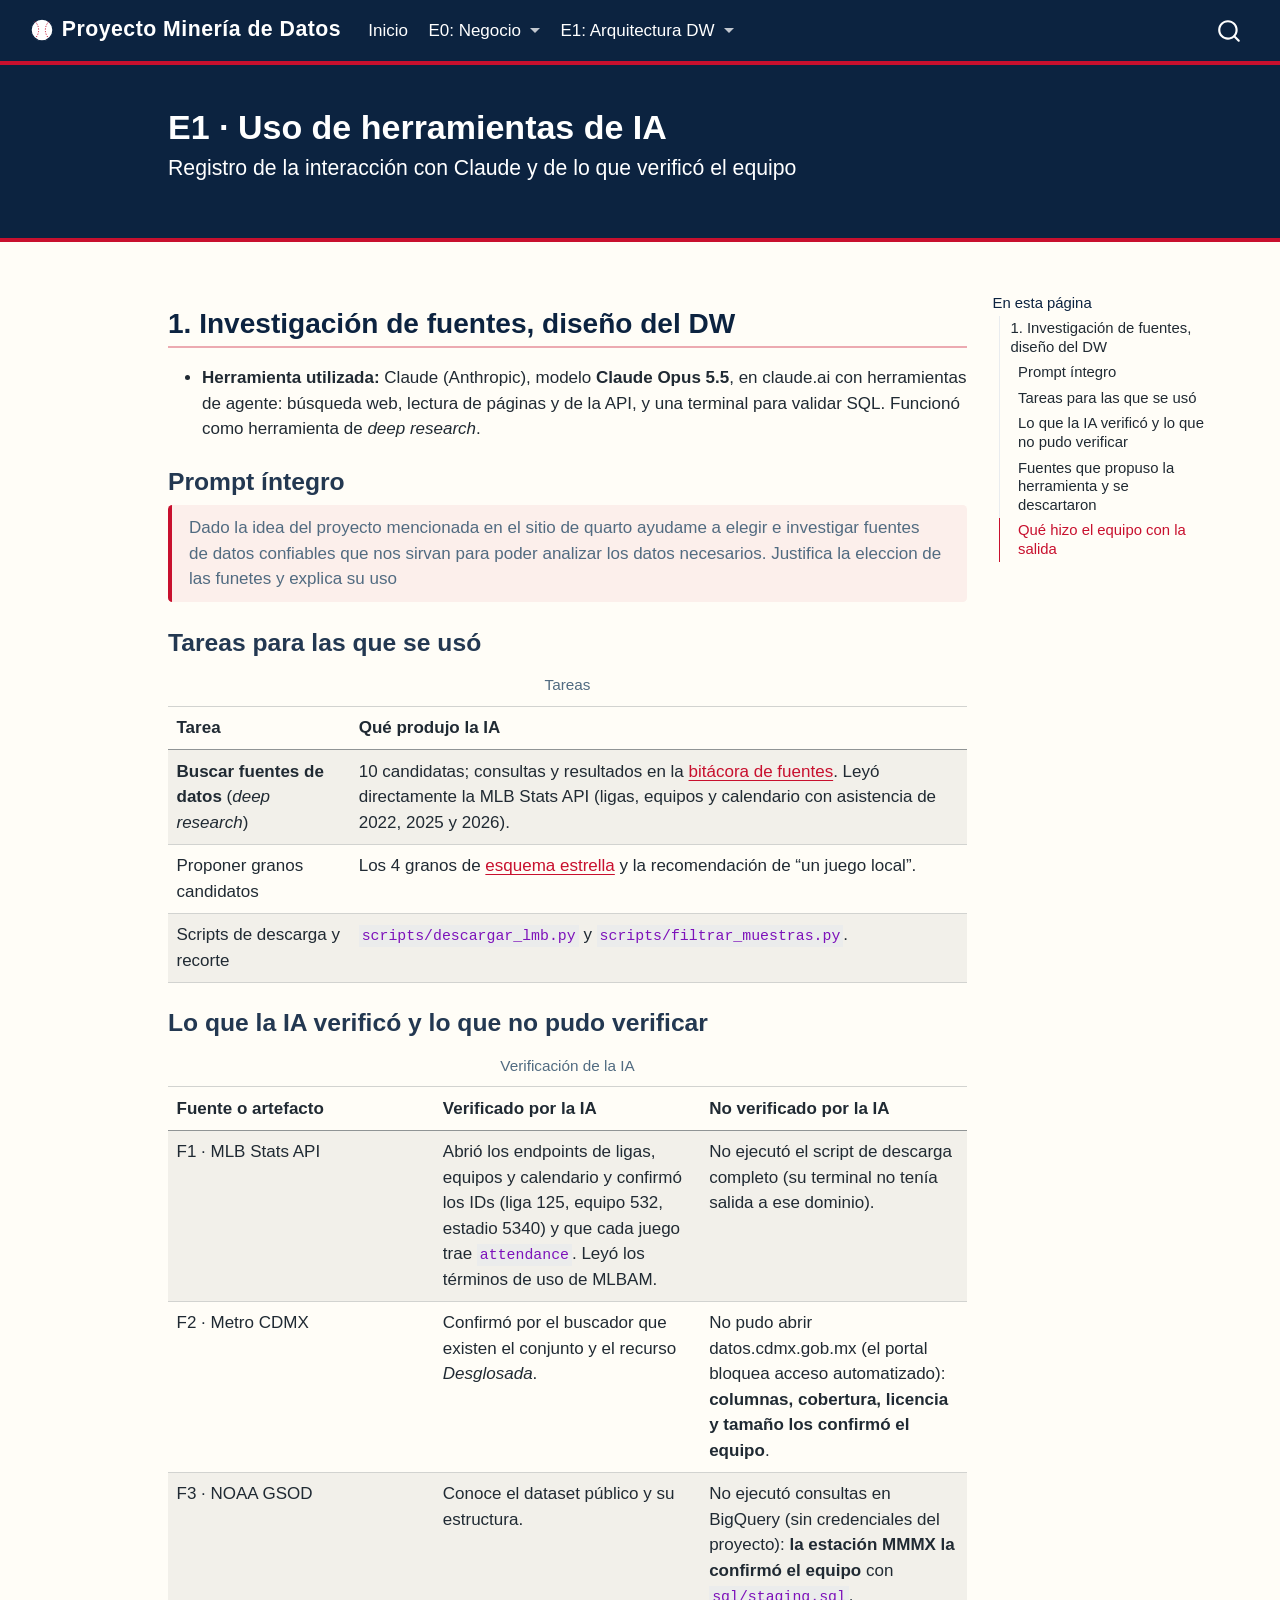
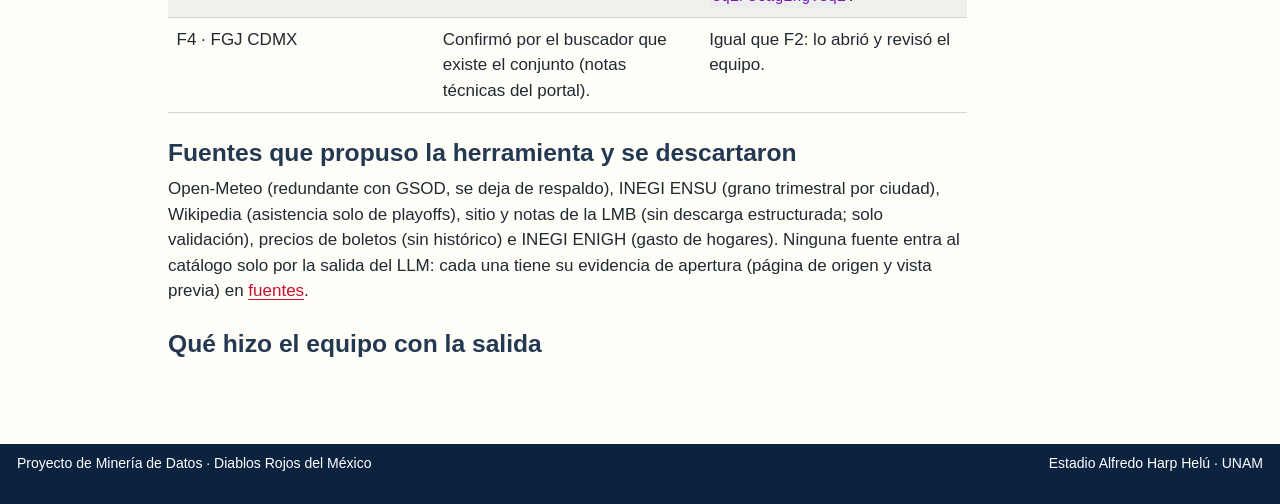
<file: docs/entregas/E1_arquitectura_dw/uso_ia.html>
<!DOCTYPE html>
<html xmlns="http://www.w3.org/1999/xhtml" lang="es" xml:lang="es"><head>

<meta charset="utf-8">
<meta name="generator" content="quarto-1.10.19">

<meta name="viewport" content="width=device-width, initial-scale=1.0, user-scalable=yes">


<title>E1 · Uso de herramientas de IA – Proyecto Minería de Datos</title>
<style>
/* Default styles provided by pandoc.
** See https://pandoc.org/MANUAL.html#variables-for-html for config info.
*/
span.smallcaps{font-variant: small-caps;}
div.columns{display: flex; gap: 1.5em;}
div.column{flex: auto;}
@media screen {
div.columns{gap: min(4vw, 1.5em);}
div.column{overflow-x: auto;}
}
div.hanging-indent{margin-left: 1.5em; text-indent: -1.5em;}
ul.task-list{list-style: none;}
ul.task-list li input[type="checkbox"] {
  width: 0.8em;
  margin: 0 0.8em 0.2em -1em; /* quarto-specific, see https://github.com/quarto-dev/quarto-cli/issues/4556 */ 
  vertical-align: middle;
}
</style>


<script src="../../site_libs/quarto-nav/quarto-nav.js"></script>
<script src="../../site_libs/quarto-nav/headroom.min.js"></script>
<script src="../../site_libs/clipboard/clipboard.min.js"></script>
<script src="../../site_libs/quarto-search/autocomplete.umd.js"></script>
<script src="../../site_libs/quarto-search/fuse.min.js"></script>
<script src="../../site_libs/quarto-search/quarto-search.js"></script>
<meta name="quarto:offset" content="../../">
<link href="../../images/baseball.svg" rel="icon" type="image/svg+xml">
<script src="../../site_libs/quarto-html/quarto.js" type="module"></script>
<script src="../../site_libs/quarto-html/tabsets/tabsets.js" type="module"></script>
<script src="../../site_libs/quarto-html/popper.min.js"></script>
<script src="../../site_libs/quarto-html/tippy.umd.min.js"></script>
<script src="../../site_libs/quarto-html/anchor.min.js"></script>
<link href="../../site_libs/quarto-html/tippy.css" rel="stylesheet">
<link href="../../site_libs/quarto-html/quarto-syntax-highlighting-bf27225e3a48a9273f3daa8f8e829971.css" rel="stylesheet" id="quarto-text-highlighting-styles">
<script src="../../site_libs/bootstrap/bootstrap.min.js"></script>
<link href="../../site_libs/bootstrap/bootstrap-icons.css" rel="stylesheet">
<link href="../../site_libs/bootstrap/bootstrap-fb70c40dc7482c689762369618a42d12.min.css" rel="stylesheet" append-hash="true" id="quarto-bootstrap" data-mode="light">
<script id="quarto-search-options" type="application/json">{
  "location": "navbar",
  "copy-button": false,
  "collapse-after": 3,
  "panel-placement": "end",
  "type": "overlay",
  "limit": 50,
  "keyboard-shortcut": [
    "f",
    "/",
    "s"
  ],
  "show-item-context": false,
  "language": {
    "search-no-results-text": "No se han encontrado resultados",
    "search-matching-documents-text": "documentos encontrados",
    "search-copy-link-title": "Copiar el enlace en la búsqueda",
    "search-hide-matches-text": "Ocultar resultados adicionales",
    "search-more-match-text": "resultado adicional en este documento",
    "search-more-matches-text": "resultados adicionales en este documento",
    "search-clear-button-title": "Borrar",
    "search-text-placeholder": "",
    "search-detached-cancel-button-title": "Cancelar",
    "search-submit-button-title": "Enviar",
    "search-label": "Buscar"
  }
}</script>
<style>

      .quarto-title-block .quarto-title-banner h1,
      .quarto-title-block .quarto-title-banner h2,
      .quarto-title-block .quarto-title-banner h3,
      .quarto-title-block .quarto-title-banner h4,
      .quarto-title-block .quarto-title-banner h5,
      .quarto-title-block .quarto-title-banner h6
      {
        color: #ffffff;
      }

      .quarto-title-block .quarto-title-banner {
        color: #ffffff;
background: #0c2340;
      }
</style>


</head>

<body class="nav-fixed quarto-light">

<div id="quarto-search-results"></div>
  <header id="quarto-header" class="headroom fixed-top quarto-banner">
    <nav class="navbar navbar-expand-lg " data-bs-theme="dark">
      <div class="navbar-container container-fluid">
      <div class="navbar-brand-container mx-auto">
    <a href="../../index.html" class="navbar-brand navbar-brand-logo">
    <img src="../../images/baseball.svg" alt="Pelota de béisbol" class="navbar-logo light-content">
    <img src="../../images/baseball.svg" alt="Pelota de béisbol" class="navbar-logo dark-content">
    </a>
    <a class="navbar-brand" href="../../index.html">
    <span class="navbar-title">Proyecto Minería de Datos</span>
    </a>
  </div>
            <div id="quarto-search" class="" title="Buscar"></div>
          <button class="navbar-toggler" type="button" data-bs-toggle="collapse" data-bs-target="#navbarCollapse" aria-controls="navbarCollapse" role="menu" aria-expanded="false" aria-label="Navegación de palanca" onclick="if (window.quartoToggleHeadroom) { window.quartoToggleHeadroom(); }">
  <span class="navbar-toggler-icon"></span>
</button>
          <div class="collapse navbar-collapse" id="navbarCollapse">
            <ul class="navbar-nav navbar-nav-scroll me-auto">
  <li class="nav-item">
    <a class="nav-link" href="../../index.html"> 
<span class="menu-text">Inicio</span></a>
  </li>  
  <li class="nav-item dropdown ">
    <a class="nav-link dropdown-toggle" href="#" id="nav-menu-e0-negocio" role="link" data-bs-toggle="dropdown" aria-expanded="false">
 <span class="menu-text">E0: Negocio</span>
    </a>
    <ul class="dropdown-menu" aria-labelledby="nav-menu-e0-negocio">    
        <li>
    <a class="dropdown-item" href="../../entregas/E0_comprension_negocio/bitacora.html">
 <span class="dropdown-text">Bitácora</span></a>
  </li>  
        <li>
    <a class="dropdown-item" href="../../entregas/E0_comprension_negocio/canvas.html">
 <span class="dropdown-text">Canvas</span></a>
  </li>  
        <li>
    <a class="dropdown-item" href="../../entregas/E0_comprension_negocio/preguntas.html">
 <span class="dropdown-text">Preguntas</span></a>
  </li>  
        <li>
    <a class="dropdown-item" href="../../entregas/E0_comprension_negocio/criterio_exito.html">
 <span class="dropdown-text">Criterio Éxito</span></a>
  </li>  
        <li>
    <a class="dropdown-item" href="../../entregas/E0_comprension_negocio/riesgos_supuestos.html">
 <span class="dropdown-text">Riesgos</span></a>
  </li>  
        <li>
    <a class="dropdown-item" href="../../entregas/E0_comprension_negocio/fuentes.html">
 <span class="dropdown-text">Fuentes</span></a>
  </li>  
        <li>
    <a class="dropdown-item" href="../../entregas/E0_comprension_negocio/uso_ia.html">
 <span class="dropdown-text">Uso IA</span></a>
  </li>  
    </ul>
  </li>
  <li class="nav-item dropdown ">
    <a class="nav-link dropdown-toggle" href="#" id="nav-menu-e1-arquitectura-dw" role="link" data-bs-toggle="dropdown" aria-expanded="false">
 <span class="menu-text">E1: Arquitectura DW</span>
    </a>
    <ul class="dropdown-menu" aria-labelledby="nav-menu-e1-arquitectura-dw">    
        <li>
    <a class="dropdown-item" href="../../entregas/E1_arquitectura_dw/fuentes.html">
 <span class="dropdown-text">Fuentes de Datos</span></a>
  </li>  
        <li>
    <a class="dropdown-item" href="../../entregas/E1_arquitectura_dw/arquitectura.html">
 <span class="dropdown-text">Arquitectura 3 Capas</span></a>
  </li>  
        <li>
    <a class="dropdown-item" href="../../entregas/E1_arquitectura_dw/estrella.html">
 <span class="dropdown-text">Esquema Estrella</span></a>
  </li>  
        <li>
    <a class="dropdown-item" href="../../entregas/E1_arquitectura_dw/trazabilidad.html">
 <span class="dropdown-text">Trazabilidad</span></a>
  </li>  
        <li>
    <a class="dropdown-item" href="../../entregas/E1_arquitectura_dw/pivote.html">
 <span class="dropdown-text">Pivote por Datos</span></a>
  </li>  
        <li>
    <a class="dropdown-item" href="../../entregas/E1_arquitectura_dw/uso_ia.html">
 <span class="dropdown-text">Uso IA</span></a>
  </li>  
    </ul>
  </li>
</ul>
          </div> <!-- /navcollapse -->
            <div class="quarto-navbar-tools">
</div>
      </div> <!-- /container-fluid -->
    </nav>
</header>
<!-- content -->
<header id="title-block-header" class="quarto-title-block default page-columns page-full">
  <div class="quarto-title-banner page-columns page-full">
    <div class="quarto-title column-body">
      <h1 class="title">E1 · Uso de herramientas de IA</h1>
            <p class="subtitle lead">Registro de la interacción con Claude y de lo que verificó el equipo</p>
                      </div>
  </div>
    
  
  <div class="quarto-title-meta">

      
    
      
    </div>
    
  
  </header><div id="quarto-content" class="quarto-container page-columns page-rows-contents page-layout-article page-navbar">
<!-- sidebar -->
<!-- margin-sidebar -->
    <div id="quarto-margin-sidebar" class="sidebar margin-sidebar">
        <nav id="TOC" role="doc-toc" class="toc-active">
    <h2 id="toc-title">En esta página</h2>
   
  <ul>
  <li><a href="#investigación-de-fuentes-diseño-del-dw" id="toc-investigación-de-fuentes-diseño-del-dw" class="nav-link active" data-scroll-target="#investigación-de-fuentes-diseño-del-dw">1. Investigación de fuentes, diseño del DW</a>
  <ul class="collapse">
  <li><a href="#prompt-íntegro" id="toc-prompt-íntegro" class="nav-link" data-scroll-target="#prompt-íntegro">Prompt íntegro</a></li>
  <li><a href="#tareas-para-las-que-se-usó" id="toc-tareas-para-las-que-se-usó" class="nav-link" data-scroll-target="#tareas-para-las-que-se-usó">Tareas para las que se usó</a></li>
  <li><a href="#lo-que-la-ia-verificó-y-lo-que-no-pudo-verificar" id="toc-lo-que-la-ia-verificó-y-lo-que-no-pudo-verificar" class="nav-link" data-scroll-target="#lo-que-la-ia-verificó-y-lo-que-no-pudo-verificar">Lo que la IA verificó y lo que no pudo verificar</a></li>
  <li><a href="#fuentes-que-propuso-la-herramienta-y-se-descartaron" id="toc-fuentes-que-propuso-la-herramienta-y-se-descartaron" class="nav-link" data-scroll-target="#fuentes-que-propuso-la-herramienta-y-se-descartaron">Fuentes que propuso la herramienta y se descartaron</a></li>
  <li><a href="#qué-hizo-el-equipo-con-la-salida" id="toc-qué-hizo-el-equipo-con-la-salida" class="nav-link" data-scroll-target="#qué-hizo-el-equipo-con-la-salida">Qué hizo el equipo con la salida</a></li>
  </ul></li>
  </ul>
</nav>
    </div>
<!-- main -->
<main class="content quarto-banner-title-block" id="quarto-document-content">





<section id="investigación-de-fuentes-diseño-del-dw" class="level2">
<h2 class="anchored" data-anchor-id="investigación-de-fuentes-diseño-del-dw">1. Investigación de fuentes, diseño del DW</h2>
<ul>
<li><strong>Herramienta utilizada:</strong> Claude (Anthropic), modelo <strong>Claude Opus 5.5</strong>, en claude.ai con herramientas de agente: búsqueda web, lectura de páginas y de la API, y una terminal para validar SQL. Funcionó como herramienta de <em>deep research</em>.</li>
</ul>
<section id="prompt-íntegro" class="level3">
<h3 class="anchored" data-anchor-id="prompt-íntegro">Prompt íntegro</h3>
<blockquote class="blockquote">
<p>Dado la idea del proyecto mencionada en el sitio de quarto ayudame a elegir e investigar fuentes de datos confiables que nos sirvan para poder analizar los datos necesarios. Justifica la eleccion de las funetes y explica su uso</p>
</blockquote>
</section>
<section id="tareas-para-las-que-se-usó" class="level3">
<h3 class="anchored" data-anchor-id="tareas-para-las-que-se-usó">Tareas para las que se usó</h3>
<table class="table-striped caption-top table">
<caption>Tareas</caption>
<thead>
<tr class="header">
<th style="text-align: left;">Tarea</th>
<th style="text-align: left;">Qué produjo la IA</th>
</tr>
</thead>
<tbody>
<tr class="odd">
<td style="text-align: left;"><strong>Buscar fuentes de datos</strong> (<em>deep research</em>)</td>
<td style="text-align: left;">10 candidatas; consultas y resultados en la <a href="../../entregas/E1_arquitectura_dw/fuentes.html#proceso-de-búsqueda">bitácora de fuentes</a>. Leyó directamente la MLB Stats API (ligas, equipos y calendario con asistencia de 2022, 2025 y 2026).</td>
</tr>
<tr class="even">
<td style="text-align: left;">Proponer granos candidatos</td>
<td style="text-align: left;">Los 4 granos de <a href="../../entregas/E1_arquitectura_dw/estrella.html#granos-candidatos">esquema estrella</a> y la recomendación de “un juego local”.</td>
</tr>
<tr class="odd">
<td style="text-align: left;">Scripts de descarga y recorte</td>
<td style="text-align: left;"><code>scripts/descargar_lmb.py</code> y <code>scripts/filtrar_muestras.py</code>.</td>
</tr>
</tbody>
</table>
</section>
<section id="lo-que-la-ia-verificó-y-lo-que-no-pudo-verificar" class="level3">
<h3 class="anchored" data-anchor-id="lo-que-la-ia-verificó-y-lo-que-no-pudo-verificar">Lo que la IA verificó y lo que no pudo verificar</h3>
<table class="table-striped caption-top table">
<caption>Verificación de la IA</caption>
<colgroup>
<col style="width: 33%">
<col style="width: 33%">
<col style="width: 33%">
</colgroup>
<thead>
<tr class="header">
<th style="text-align: left;">Fuente o artefacto</th>
<th style="text-align: left;">Verificado por la IA</th>
<th style="text-align: left;">No verificado por la IA</th>
</tr>
</thead>
<tbody>
<tr class="odd">
<td style="text-align: left;">F1 · MLB Stats API</td>
<td style="text-align: left;">Abrió los endpoints de ligas, equipos y calendario y confirmó los IDs (liga 125, equipo 532, estadio 5340) y que cada juego trae <code>attendance</code>. Leyó los términos de uso de MLBAM.</td>
<td style="text-align: left;">No ejecutó el script de descarga completo (su terminal no tenía salida a ese dominio).</td>
</tr>
<tr class="even">
<td style="text-align: left;">F2 · Metro CDMX</td>
<td style="text-align: left;">Confirmó por el buscador que existen el conjunto y el recurso <em>Desglosada</em>.</td>
<td style="text-align: left;">No pudo abrir datos.cdmx.gob.mx (el portal bloquea acceso automatizado): <strong>columnas, cobertura, licencia y tamaño los confirmó el equipo</strong>.</td>
</tr>
<tr class="odd">
<td style="text-align: left;">F3 · NOAA GSOD</td>
<td style="text-align: left;">Conoce el dataset público y su estructura.</td>
<td style="text-align: left;">No ejecutó consultas en BigQuery (sin credenciales del proyecto): <strong>la estación MMMX la confirmó el equipo</strong> con <code>sql/staging.sql</code>.</td>
</tr>
<tr class="even">
<td style="text-align: left;">F4 · FGJ CDMX</td>
<td style="text-align: left;">Confirmó por el buscador que existe el conjunto (notas técnicas del portal).</td>
<td style="text-align: left;">Igual que F2: lo abrió y revisó el equipo.</td>
</tr>
</tbody>
</table>
</section>
<section id="fuentes-que-propuso-la-herramienta-y-se-descartaron" class="level3">
<h3 class="anchored" data-anchor-id="fuentes-que-propuso-la-herramienta-y-se-descartaron">Fuentes que propuso la herramienta y se descartaron</h3>
<p>Open-Meteo (redundante con GSOD, se deja de respaldo), INEGI ENSU (grano trimestral por ciudad), Wikipedia (asistencia solo de playoffs), sitio y notas de la LMB (sin descarga estructurada; solo validación), precios de boletos (sin histórico) e INEGI ENIGH (gasto de hogares). Ninguna fuente entra al catálogo solo por la salida del LLM: cada una tiene su evidencia de apertura (página de origen y vista previa) en <a href="../../entregas/E1_arquitectura_dw/fuentes.html#catálogo-de-fuentes">fuentes</a>.</p>
</section>
<section id="qué-hizo-el-equipo-con-la-salida" class="level3">
<h3 class="anchored" data-anchor-id="qué-hizo-el-equipo-con-la-salida">Qué hizo el equipo con la salida</h3>


</section>
</section>

</main> <!-- /main -->
<script id="quarto-html-after-body" type="application/javascript">
  window.document.addEventListener("DOMContentLoaded", function (event) {
    const icon = "";
    const anchorJS = new window.AnchorJS();
    anchorJS.options = {
      placement: 'right',
      icon: icon
    };
    anchorJS.add('.anchored');
    const isCodeAnnotation = (el) => {
      for (const clz of el.classList) {
        if (clz.startsWith('code-annotation-')) {                     
          return true;
        }
      }
      return false;
    }
    const onCopySuccess = function(e) {
      // button target
      const button = e.trigger;
      // don't keep focus
      button.blur();
      // flash "checked"
      button.classList.add('code-copy-button-checked');
      var currentTitle = button.getAttribute("title");
      button.setAttribute("title", "Copiado");
      let tooltip;
      if (window.bootstrap) {
        button.setAttribute("data-bs-toggle", "tooltip");
        button.setAttribute("data-bs-placement", "left");
        button.setAttribute("data-bs-title", "Copiado");
        tooltip = new bootstrap.Tooltip(button, 
          { trigger: "manual", 
            customClass: "code-copy-button-tooltip",
            offset: [0, -8]});
        tooltip.show();    
      }
      setTimeout(function() {
        if (tooltip) {
          tooltip.hide();
          button.removeAttribute("data-bs-title");
          button.removeAttribute("data-bs-toggle");
          button.removeAttribute("data-bs-placement");
        }
        button.setAttribute("title", currentTitle);
        button.classList.remove('code-copy-button-checked');
      }, 1000);
      // clear code selection
      e.clearSelection();
    }
    const getTextToCopy = function(trigger) {
      const outerScaffold = trigger.parentElement.cloneNode(true);
      const codeEl = outerScaffold.querySelector('code');
      for (const childEl of codeEl.children) {
        if (isCodeAnnotation(childEl)) {
          childEl.remove();
        }
      }
      return codeEl.innerText;
    }
    const clipboard = new window.ClipboardJS('.code-copy-button:not([data-in-quarto-modal])', {
      text: getTextToCopy
    });
    clipboard.on('success', onCopySuccess);
    if (window.document.getElementById('quarto-embedded-source-code-modal')) {
      const clipboardModal = new window.ClipboardJS('.code-copy-button[data-in-quarto-modal]', {
        text: getTextToCopy,
        container: window.document.getElementById('quarto-embedded-source-code-modal')
      });
      clipboardModal.on('success', onCopySuccess);
    }
      var localhostRegex = new RegExp(/^(?:http|https):\/\/localhost\:?[0-9]*\//);
      var mailtoRegex = new RegExp(/^mailto:/);
        var filterRegex = new RegExp('/' + window.location.host + '/');
      var isInternal = (href) => {
          return filterRegex.test(href) || localhostRegex.test(href) || mailtoRegex.test(href);
      }
      // Inspect non-navigation links and adorn them if external
     var links = window.document.querySelectorAll('a[href]:not(.nav-link):not(.navbar-brand):not(.toc-action):not(.sidebar-link):not(.sidebar-item-toggle):not(.pagination-link):not(.no-external):not([aria-hidden]):not(.dropdown-item):not(.quarto-navigation-tool):not(.about-link)');
      for (var i=0; i<links.length; i++) {
        const link = links[i];
        if (!isInternal(link.href)) {
          // undo the damage that might have been done by quarto-nav.js in the case of
          // links that we want to consider external
          if (link.dataset.originalHref !== undefined) {
            link.href = link.dataset.originalHref;
          }
        }
      }
    function tippyHover(el, contentFn, onTriggerFn, onUntriggerFn) {
      const config = {
        allowHTML: true,
        maxWidth: 500,
        delay: 100,
        arrow: false,
        appendTo: function(el) {
            return el.parentElement;
        },
        interactive: true,
        interactiveBorder: 10,
        theme: 'quarto',
        placement: 'bottom-start',
      };
      if (contentFn) {
        config.content = contentFn;
      }
      if (onTriggerFn) {
        config.onTrigger = onTriggerFn;
      }
      if (onUntriggerFn) {
        config.onUntrigger = onUntriggerFn;
      }
      window.tippy(el, config); 
    }
    const noterefs = window.document.querySelectorAll('a[role="doc-noteref"]');
    for (var i=0; i<noterefs.length; i++) {
      const ref = noterefs[i];
      tippyHover(ref, function() {
        // use id or data attribute instead here
        let href = ref.getAttribute('data-footnote-href') || ref.getAttribute('href');
        try { href = new URL(href).hash; } catch {}
        const id = href.replace(/^#\/?/, "");
        const note = window.document.getElementById(id);
        if (note) {
          return note.innerHTML;
        } else {
          return "";
        }
      });
    }
    const xrefs = window.document.querySelectorAll('a.quarto-xref');
    const processXRef = (id, note) => {
      // Strip column container classes
      const stripColumnClz = (el) => {
        el.classList.remove("page-full", "page-columns");
        if (el.children) {
          for (const child of el.children) {
            stripColumnClz(child);
          }
        }
      }
      stripColumnClz(note)
      if (id === null || id.startsWith('sec-')) {
        // Special case sections, only their first couple elements
        const container = document.createElement("div");
        if (note.children && note.children.length > 2) {
          container.appendChild(note.children[0].cloneNode(true));
          for (let i = 1; i < note.children.length; i++) {
            const child = note.children[i];
            if (child.tagName === "P" && child.innerText === "") {
              continue;
            } else {
              container.appendChild(child.cloneNode(true));
              break;
            }
          }
          if (window.Quarto?.typesetMath) {
            window.Quarto.typesetMath(container);
          }
          return container.innerHTML
        } else {
          if (window.Quarto?.typesetMath) {
            window.Quarto.typesetMath(note);
          }
          return note.innerHTML;
        }
      } else {
        // Remove any anchor links if they are present
        const anchorLink = note.querySelector('a.anchorjs-link');
        if (anchorLink) {
          anchorLink.remove();
        }
        if (window.Quarto?.typesetMath) {
          window.Quarto.typesetMath(note);
        }
        if (note.classList.contains("callout")) {
          return note.outerHTML;
        } else {
          return note.innerHTML;
        }
      }
    }
    for (var i=0; i<xrefs.length; i++) {
      const xref = xrefs[i];
      tippyHover(xref, undefined, function(instance) {
        instance.disable();
        let url = xref.getAttribute('href');
        let hash = undefined; 
        if (url.startsWith('#')) {
          hash = url;
        } else {
          try { hash = new URL(url).hash; } catch {}
        }
        if (hash) {
          const id = hash.replace(/^#\/?/, "");
          const note = window.document.getElementById(id);
          if (note !== null) {
            try {
              const html = processXRef(id, note.cloneNode(true));
              instance.setContent(html);
            } finally {
              instance.enable();
              instance.show();
            }
          } else {
            // See if we can fetch this
            fetch(url.split('#')[0])
            .then(res => res.text())
            .then(html => {
              const parser = new DOMParser();
              const htmlDoc = parser.parseFromString(html, "text/html");
              const note = htmlDoc.getElementById(id);
              if (note !== null) {
                const html = processXRef(id, note);
                instance.setContent(html);
              } 
            }).finally(() => {
              instance.enable();
              instance.show();
            });
          }
        } else {
          // See if we can fetch a full url (with no hash to target)
          // This is a special case and we should probably do some content thinning / targeting
          fetch(url)
          .then(res => res.text())
          .then(html => {
            const parser = new DOMParser();
            const htmlDoc = parser.parseFromString(html, "text/html");
            const note = htmlDoc.querySelector('main.content');
            if (note !== null) {
              // This should only happen for chapter cross references
              // (since there is no id in the URL)
              // remove the first header
              if (note.children.length > 0 && note.children[0].tagName === "HEADER") {
                note.children[0].remove();
              }
              const html = processXRef(null, note);
              instance.setContent(html);
            } 
          }).finally(() => {
            instance.enable();
            instance.show();
          });
        }
      }, function(instance) {
      });
    }
        let selectedAnnoteEl;
        const selectorForAnnotation = ( cell, annotation) => {
          let cellAttr = 'data-code-cell="' + cell + '"';
          let lineAttr = 'data-code-annotation="' +  annotation + '"';
          const selector = 'span[' + cellAttr + '][' + lineAttr + ']';
          return selector;
        }
        const selectCodeLines = (annoteEl) => {
          const doc = window.document;
          const targetCell = annoteEl.getAttribute("data-target-cell");
          const targetAnnotation = annoteEl.getAttribute("data-target-annotation");
          const annoteSpan = window.document.querySelector(selectorForAnnotation(targetCell, targetAnnotation));
          const lines = annoteSpan.getAttribute("data-code-lines").split(",");
          const lineIds = lines.map((line) => {
            return targetCell + "-" + line;
          })
          let top = null;
          let height = null;
          let parent = null;
          if (lineIds.length > 0) {
              //compute the position of the single el (top and bottom and make a div)
              const el = window.document.getElementById(lineIds[0]);
              top = el.offsetTop;
              height = el.offsetHeight;
              parent = el.parentElement.parentElement;
            if (lineIds.length > 1) {
              const lastEl = window.document.getElementById(lineIds[lineIds.length - 1]);
              const bottom = lastEl.offsetTop + lastEl.offsetHeight;
              height = bottom - top;
            }
            if (top !== null && height !== null && parent !== null) {
              // cook up a div (if necessary) and position it 
              let div = window.document.getElementById("code-annotation-line-highlight");
              if (div === null) {
                div = window.document.createElement("div");
                div.setAttribute("id", "code-annotation-line-highlight");
                div.style.position = 'absolute';
                parent.appendChild(div);
              }
              div.style.top = top - 2 + "px";
              div.style.height = height + 4 + "px";
              div.style.left = 0;
              let gutterDiv = window.document.getElementById("code-annotation-line-highlight-gutter");
              if (gutterDiv === null) {
                gutterDiv = window.document.createElement("div");
                gutterDiv.setAttribute("id", "code-annotation-line-highlight-gutter");
                gutterDiv.style.position = 'absolute';
                const codeCell = window.document.getElementById(targetCell);
                const gutter = codeCell.querySelector('.code-annotation-gutter');
                gutter.appendChild(gutterDiv);
              }
              gutterDiv.style.top = top - 2 + "px";
              gutterDiv.style.height = height + 4 + "px";
            }
            selectedAnnoteEl = annoteEl;
          }
        };
        const unselectCodeLines = () => {
          const elementsIds = ["code-annotation-line-highlight", "code-annotation-line-highlight-gutter"];
          elementsIds.forEach((elId) => {
            const div = window.document.getElementById(elId);
            if (div) {
              div.remove();
            }
          });
          selectedAnnoteEl = undefined;
        };
          // Handle positioning of the toggle
      window.addEventListener(
        "resize",
        throttle(() => {
          elRect = undefined;
          if (selectedAnnoteEl) {
            selectCodeLines(selectedAnnoteEl);
          }
        }, 10)
      );
      function throttle(fn, ms) {
      let throttle = false;
      let timer;
        return (...args) => {
          if(!throttle) { // first call gets through
              fn.apply(this, args);
              throttle = true;
          } else { // all the others get throttled
              if(timer) clearTimeout(timer); // cancel #2
              timer = setTimeout(() => {
                fn.apply(this, args);
                timer = throttle = false;
              }, ms);
          }
        };
      }
        // Attach click handler to the DT
        const annoteDls = window.document.querySelectorAll('dt[data-target-cell]');
        for (const annoteDlNode of annoteDls) {
          annoteDlNode.addEventListener('click', (event) => {
            const clickedEl = event.target;
            if (clickedEl !== selectedAnnoteEl) {
              unselectCodeLines();
              const activeEl = window.document.querySelector('dt[data-target-cell].code-annotation-active');
              if (activeEl) {
                activeEl.classList.remove('code-annotation-active');
              }
              selectCodeLines(clickedEl);
              clickedEl.classList.add('code-annotation-active');
            } else {
              // Unselect the line
              unselectCodeLines();
              clickedEl.classList.remove('code-annotation-active');
            }
          });
        }
    const findCites = (el) => {
      const parentEl = el.parentElement;
      if (parentEl) {
        const cites = parentEl.dataset.cites;
        if (cites) {
          return {
            el,
            cites: cites.split(' ')
          };
        } else {
          return findCites(el.parentElement)
        }
      } else {
        return undefined;
      }
    };
    var bibliorefs = window.document.querySelectorAll('a[role="doc-biblioref"]');
    for (var i=0; i<bibliorefs.length; i++) {
      const ref = bibliorefs[i];
      const citeInfo = findCites(ref);
      if (citeInfo) {
        tippyHover(citeInfo.el, function() {
          var popup = window.document.createElement('div');
          citeInfo.cites.forEach(function(cite) {
            var citeDiv = window.document.createElement('div');
            citeDiv.classList.add('hanging-indent');
            citeDiv.classList.add('csl-entry');
            var biblioDiv = window.document.getElementById('ref-' + cite);
            if (biblioDiv) {
              citeDiv.innerHTML = biblioDiv.innerHTML;
            }
            popup.appendChild(citeDiv);
          });
          return popup.innerHTML;
        });
      }
    }
  });
  </script>
</div> <!-- /content -->
<footer class="footer">
  <div class="nav-footer">
    <div class="nav-footer-left">
<p>Proyecto de Minería de Datos · Diablos Rojos del México</p>
</div>   
    <div class="nav-footer-center">
      &nbsp;
    </div>
    <div class="nav-footer-right">
<p>Estadio Alfredo Harp Helú · UNAM</p>
</div>
  </div>
</footer>




</body></html>
</file>
<file: docs/site_libs/quarto-html/tippy.css>
.tippy-box[data-animation=fade][data-state=hidden]{opacity:0}[data-tippy-root]{max-width:calc(100vw - 10px)}.tippy-box{position:relative;background-color:#333;color:#fff;border-radius:4px;font-size:14px;line-height:1.4;white-space:normal;outline:0;transition-property:transform,visibility,opacity}.tippy-box[data-placement^=top]>.tippy-arrow{bottom:0}.tippy-box[data-placement^=top]>.tippy-arrow:before{bottom:-7px;left:0;border-width:8px 8px 0;border-top-color:initial;transform-origin:center top}.tippy-box[data-placement^=bottom]>.tippy-arrow{top:0}.tippy-box[data-placement^=bottom]>.tippy-arrow:before{top:-7px;left:0;border-width:0 8px 8px;border-bottom-color:initial;transform-origin:center bottom}.tippy-box[data-placement^=left]>.tippy-arrow{right:0}.tippy-box[data-placement^=left]>.tippy-arrow:before{border-width:8px 0 8px 8px;border-left-color:initial;right:-7px;transform-origin:center left}.tippy-box[data-placement^=right]>.tippy-arrow{left:0}.tippy-box[data-placement^=right]>.tippy-arrow:before{left:-7px;border-width:8px 8px 8px 0;border-right-color:initial;transform-origin:center right}.tippy-box[data-inertia][data-state=visible]{transition-timing-function:cubic-bezier(.54,1.5,.38,1.11)}.tippy-arrow{width:16px;height:16px;color:#333}.tippy-arrow:before{content:"";position:absolute;border-color:transparent;border-style:solid}.tippy-content{position:relative;padding:5px 9px;z-index:1}
</file>
<file: docs/site_libs/quarto-html/quarto-syntax-highlighting-bf27225e3a48a9273f3daa8f8e829971.css>
/* quarto syntax highlight colors */
:root {
  --quarto-hl-ot-color: #003B4F;
  --quarto-hl-at-color: #657422;
  --quarto-hl-ss-color: #20794D;
  --quarto-hl-an-color: #5E5E5E;
  --quarto-hl-fu-color: #4758AB;
  --quarto-hl-st-color: #20794D;
  --quarto-hl-cf-color: #003B4F;
  --quarto-hl-op-color: #5E5E5E;
  --quarto-hl-er-color: #AD0000;
  --quarto-hl-bn-color: #AD0000;
  --quarto-hl-al-color: #AD0000;
  --quarto-hl-va-color: #111111;
  --quarto-hl-bu-color: inherit;
  --quarto-hl-ex-color: inherit;
  --quarto-hl-pp-color: #AD0000;
  --quarto-hl-in-color: #5E5E5E;
  --quarto-hl-vs-color: #20794D;
  --quarto-hl-wa-color: #5E5E5E;
  --quarto-hl-do-color: #5E5E5E;
  --quarto-hl-im-color: #00769E;
  --quarto-hl-ch-color: #20794D;
  --quarto-hl-dt-color: #AD0000;
  --quarto-hl-fl-color: #AD0000;
  --quarto-hl-co-color: #5E5E5E;
  --quarto-hl-cv-color: #5E5E5E;
  --quarto-hl-cn-color: #8f5902;
  --quarto-hl-sc-color: #5E5E5E;
  --quarto-hl-dv-color: #AD0000;
  --quarto-hl-kw-color: #003B4F;
}

/* other quarto variables */
:root {
  --quarto-font-monospace: SFMono-Regular, Menlo, Monaco, Consolas, "Liberation Mono", "Courier New", monospace;
}

/* syntax highlight based on Pandoc's rules */
pre > code.sourceCode > span {
  color: #003B4F;
}

code.sourceCode > span {
  color: #003B4F;
}

div.sourceCode,
div.sourceCode pre.sourceCode {
  color: #003B4F;
}

/* Normal */
code span {
  color: #003B4F;
}

/* Alert */
code span.al {
  color: #AD0000;
  font-style: inherit;
}

/* Annotation */
code span.an {
  color: #5E5E5E;
  font-style: inherit;
}

/* Attribute */
code span.at {
  color: #657422;
  font-style: inherit;
}

/* BaseN */
code span.bn {
  color: #AD0000;
  font-style: inherit;
}

/* BuiltIn */
code span.bu {
  font-style: inherit;
}

/* ControlFlow */
code span.cf {
  color: #003B4F;
  font-weight: bold;
  font-style: inherit;
}

/* Char */
code span.ch {
  color: #20794D;
  font-style: inherit;
}

/* Constant */
code span.cn {
  color: #8f5902;
  font-style: inherit;
}

/* Comment */
code span.co {
  color: #5E5E5E;
  font-style: inherit;
}

/* CommentVar */
code span.cv {
  color: #5E5E5E;
  font-style: italic;
}

/* Documentation */
code span.do {
  color: #5E5E5E;
  font-style: italic;
}

/* DataType */
code span.dt {
  color: #AD0000;
  font-style: inherit;
}

/* DecVal */
code span.dv {
  color: #AD0000;
  font-style: inherit;
}

/* Error */
code span.er {
  color: #AD0000;
  font-style: inherit;
}

/* Extension */
code span.ex {
  font-style: inherit;
}

/* Float */
code span.fl {
  color: #AD0000;
  font-style: inherit;
}

/* Function */
code span.fu {
  color: #4758AB;
  font-style: inherit;
}

/* Import */
code span.im {
  color: #00769E;
  font-style: inherit;
}

/* Information */
code span.in {
  color: #5E5E5E;
  font-style: inherit;
}

/* Keyword */
code span.kw {
  color: #003B4F;
  font-weight: bold;
  font-style: inherit;
}

/* Operator */
code span.op {
  color: #5E5E5E;
  font-style: inherit;
}

/* Other */
code span.ot {
  color: #003B4F;
  font-style: inherit;
}

/* Preprocessor */
code span.pp {
  color: #AD0000;
  font-style: inherit;
}

/* SpecialChar */
code span.sc {
  color: #5E5E5E;
  font-style: inherit;
}

/* SpecialString */
code span.ss {
  color: #20794D;
  font-style: inherit;
}

/* String */
code span.st {
  color: #20794D;
  font-style: inherit;
}

/* Variable */
code span.va {
  color: #111111;
  font-style: inherit;
}

/* VerbatimString */
code span.vs {
  color: #20794D;
  font-style: inherit;
}

/* Warning */
code span.wa {
  color: #5E5E5E;
  font-style: italic;
}

.prevent-inlining {
  content: "</";
}

/*# sourceMappingURL=8be38f48d34c45af72792cbd699585e7.css.map */
</file>
